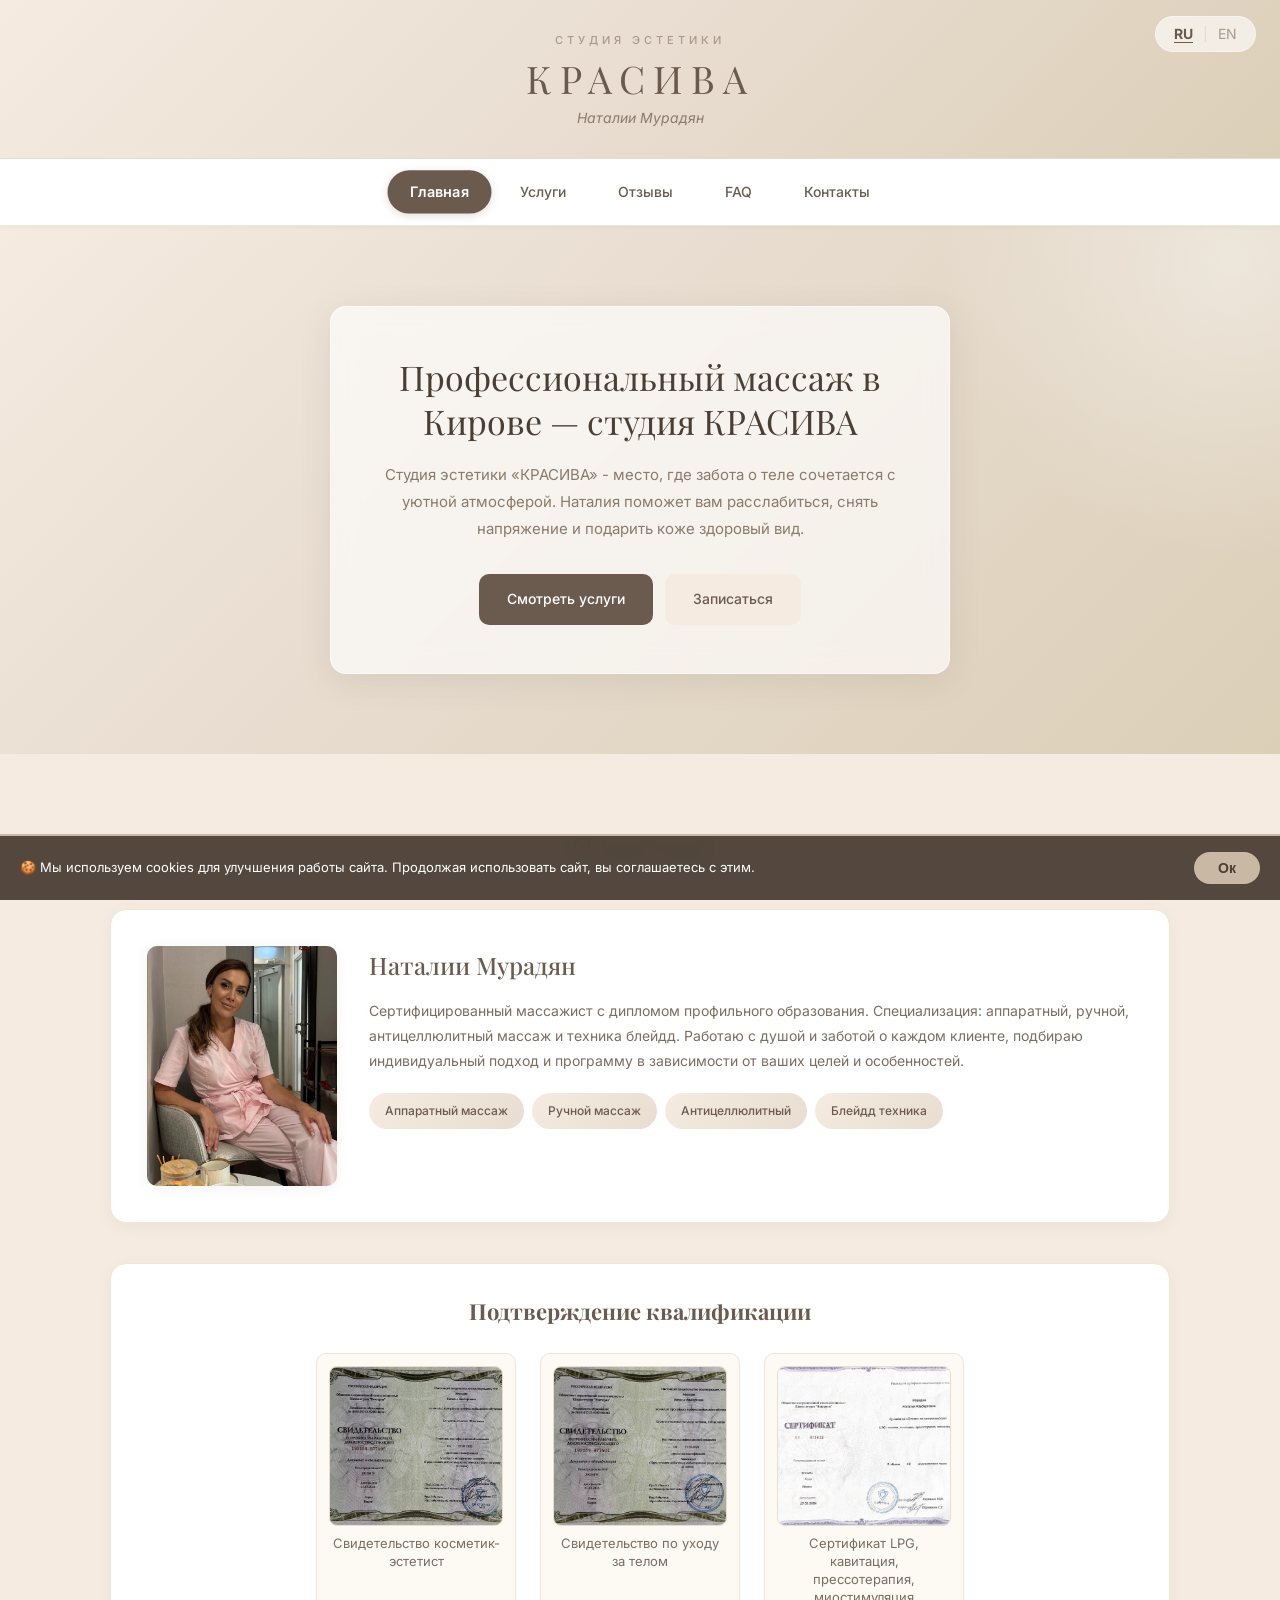
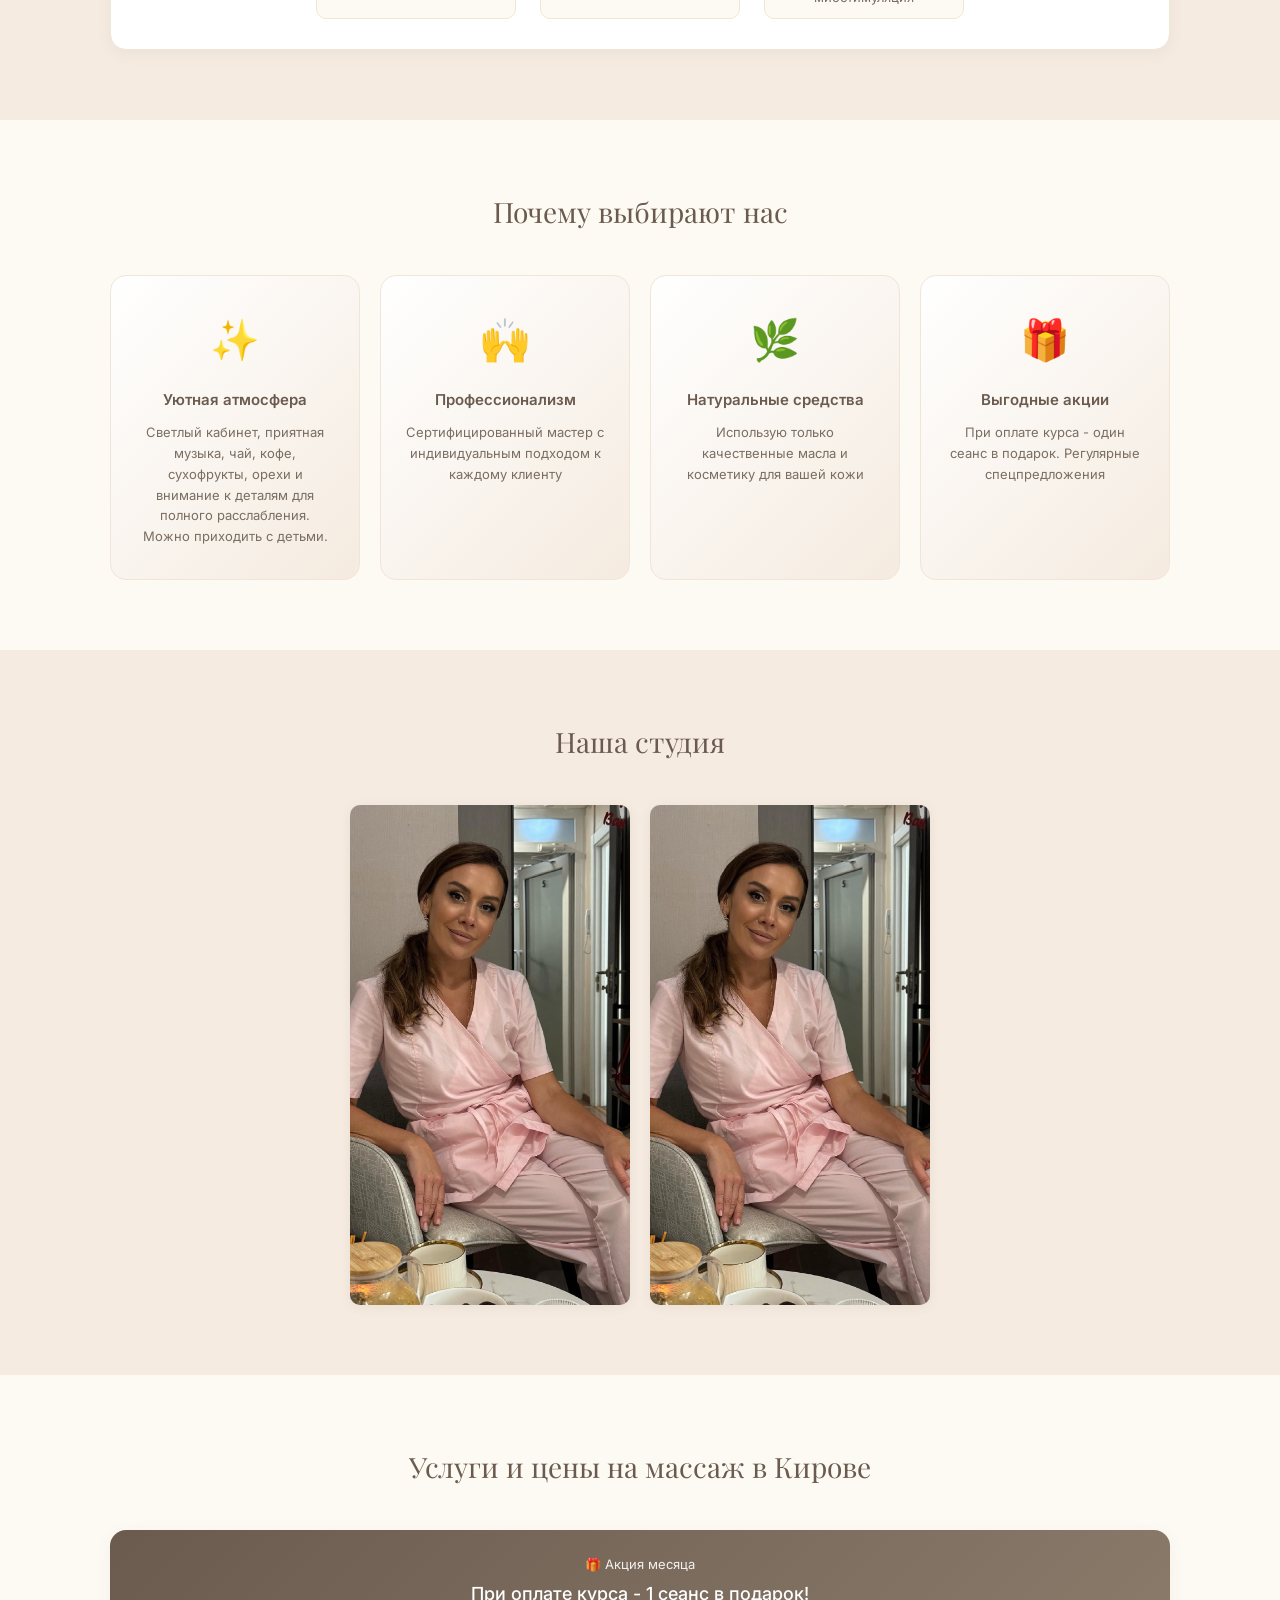
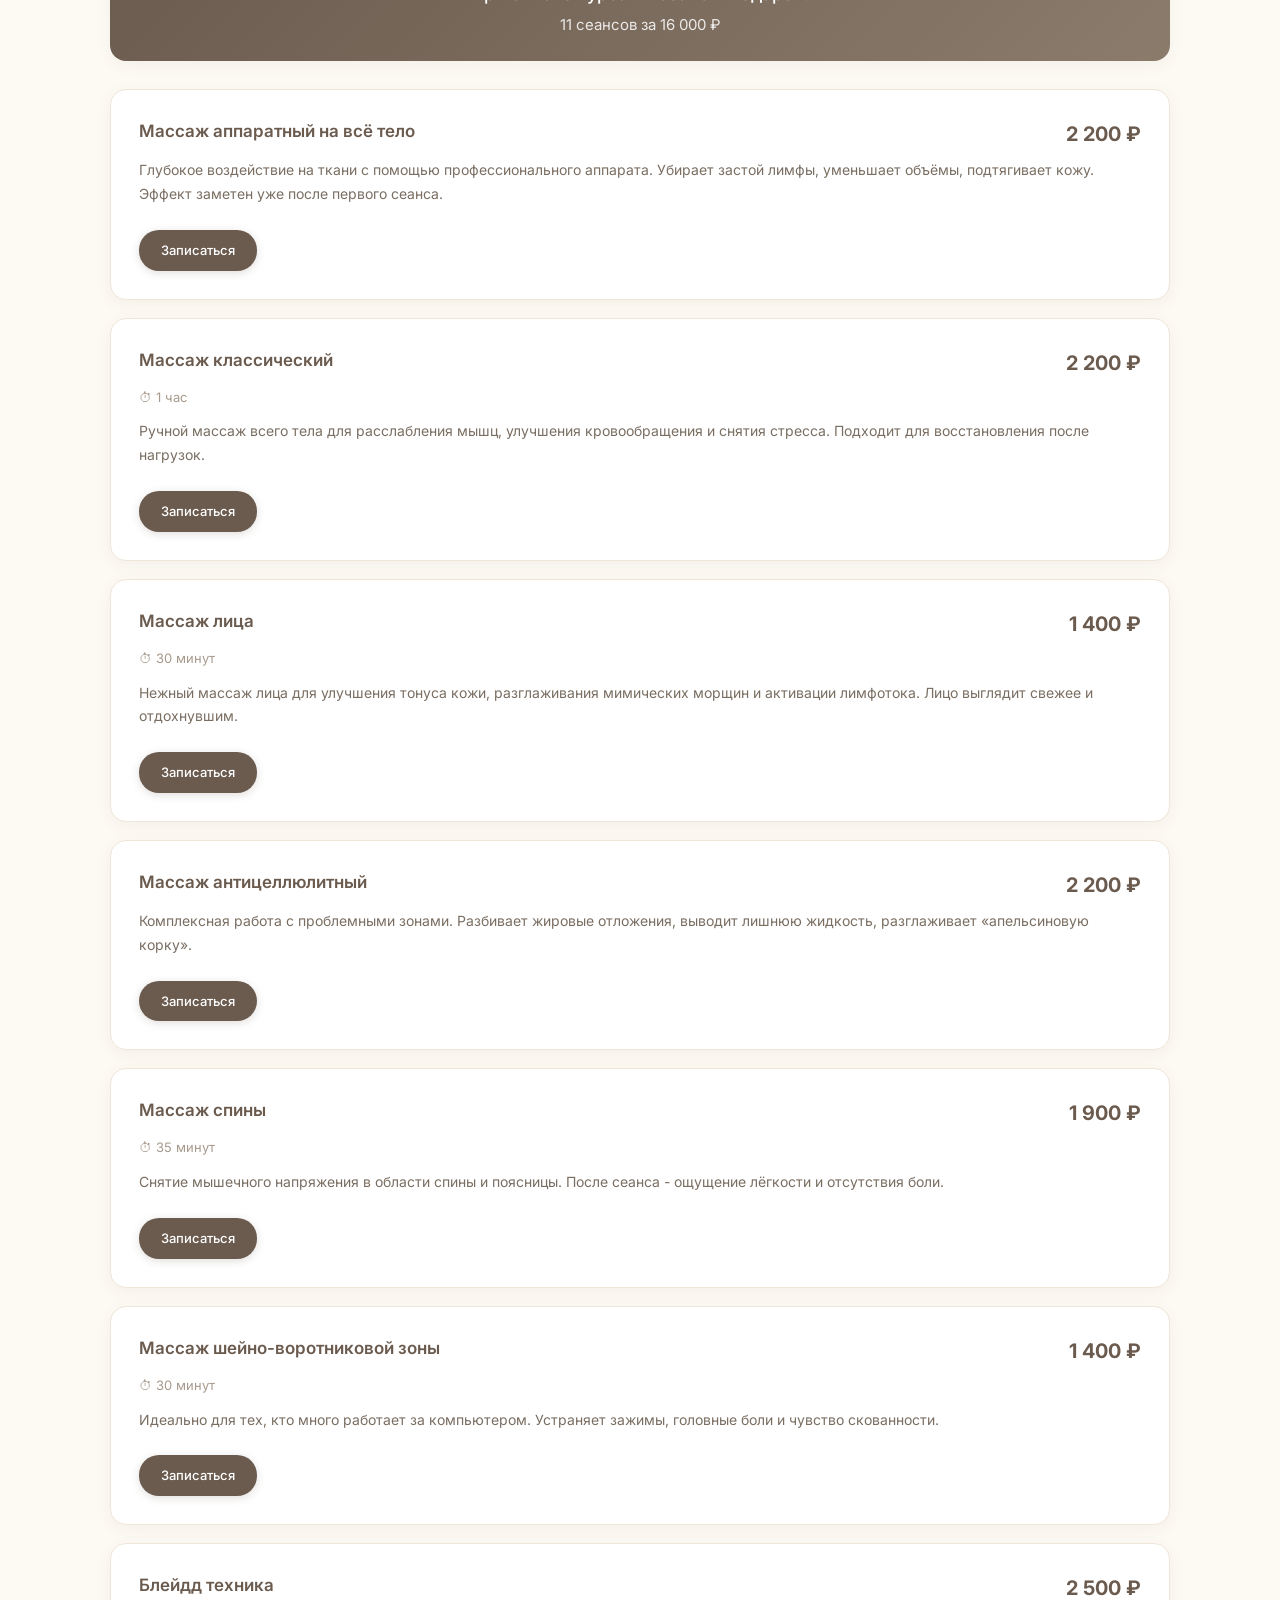
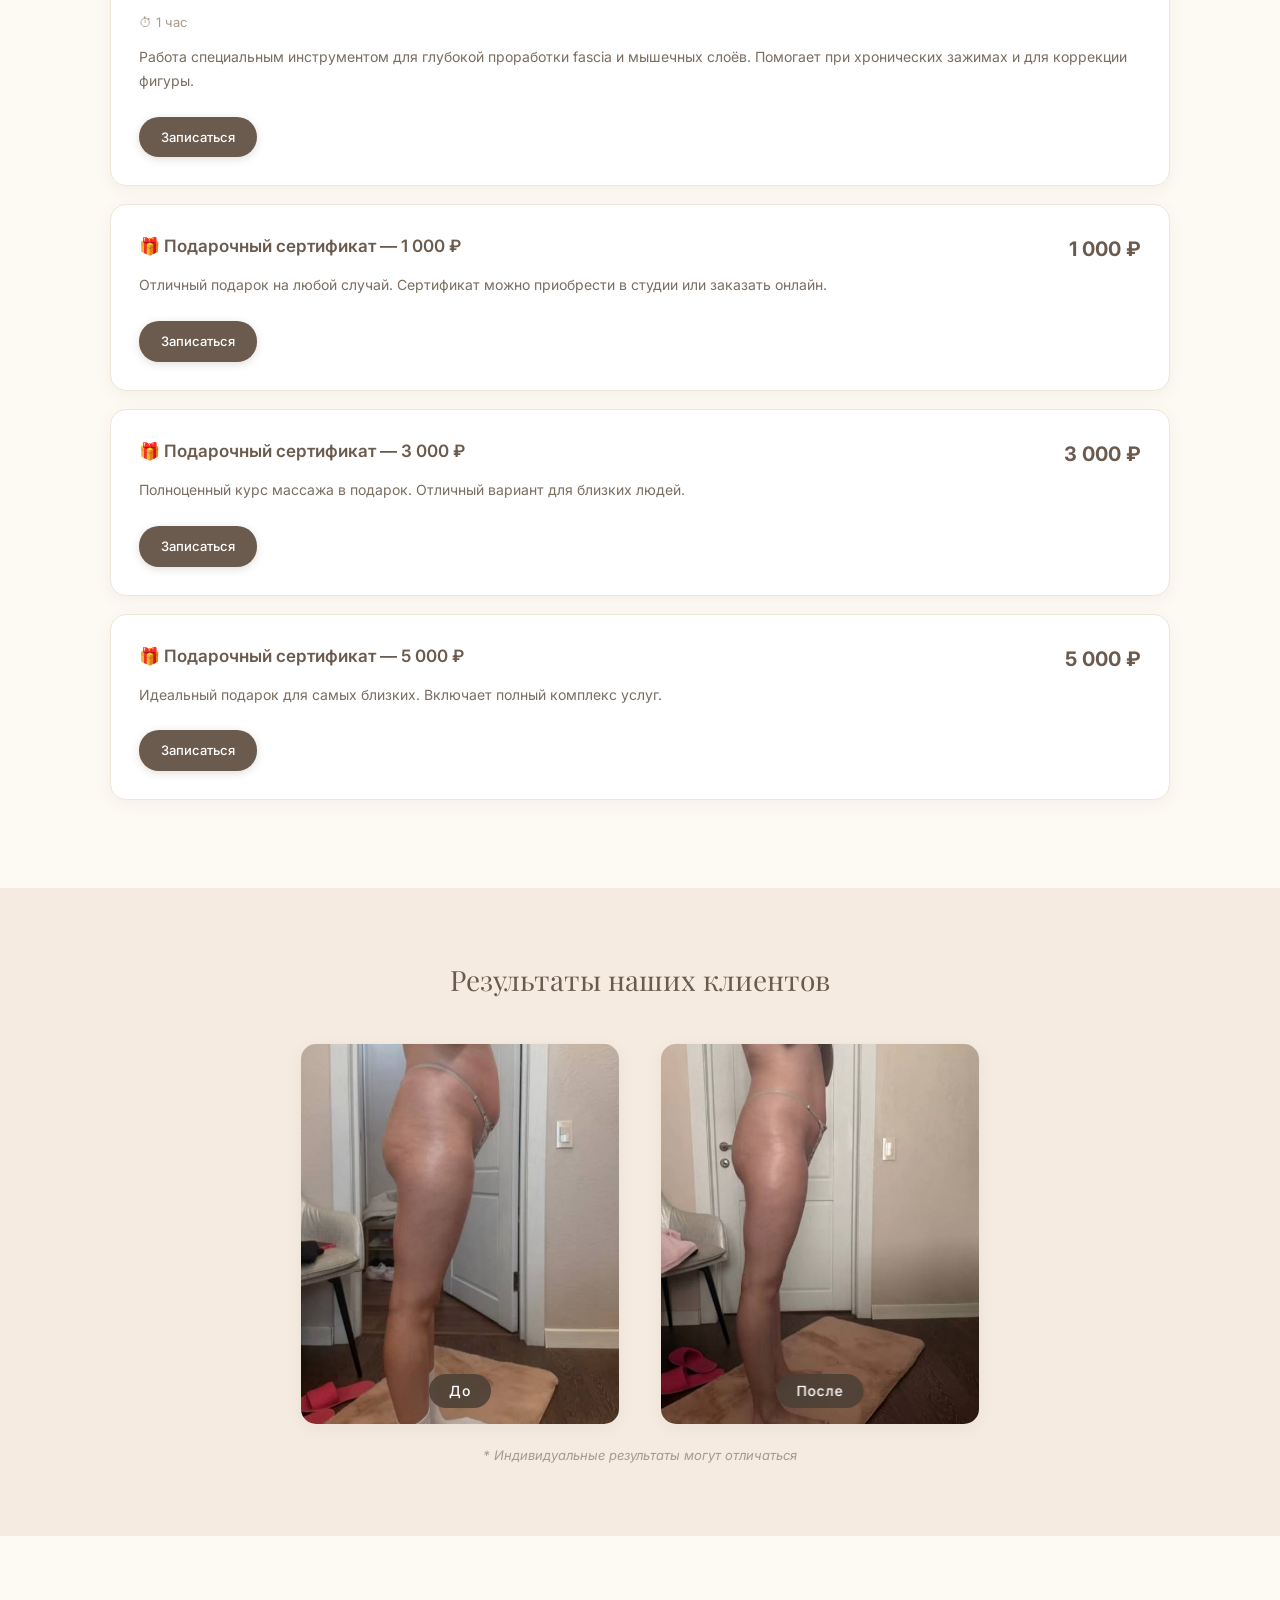
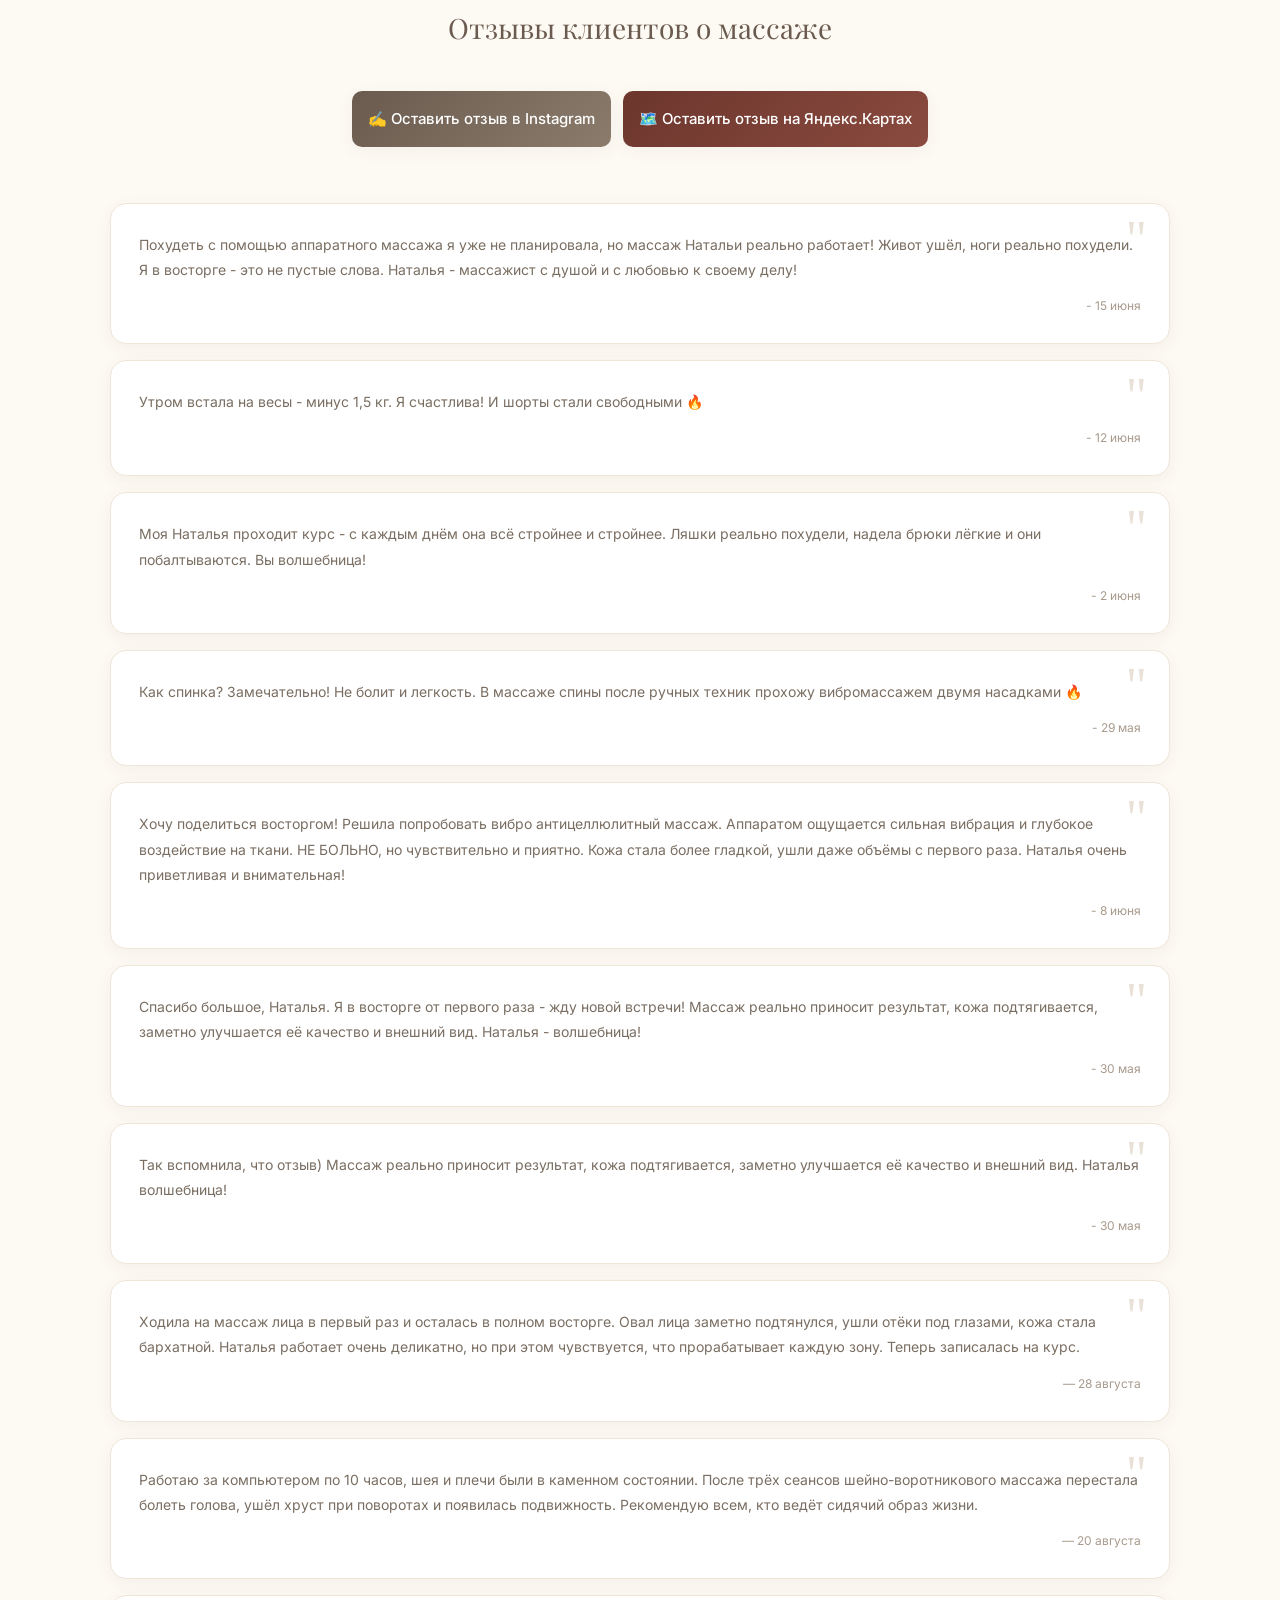
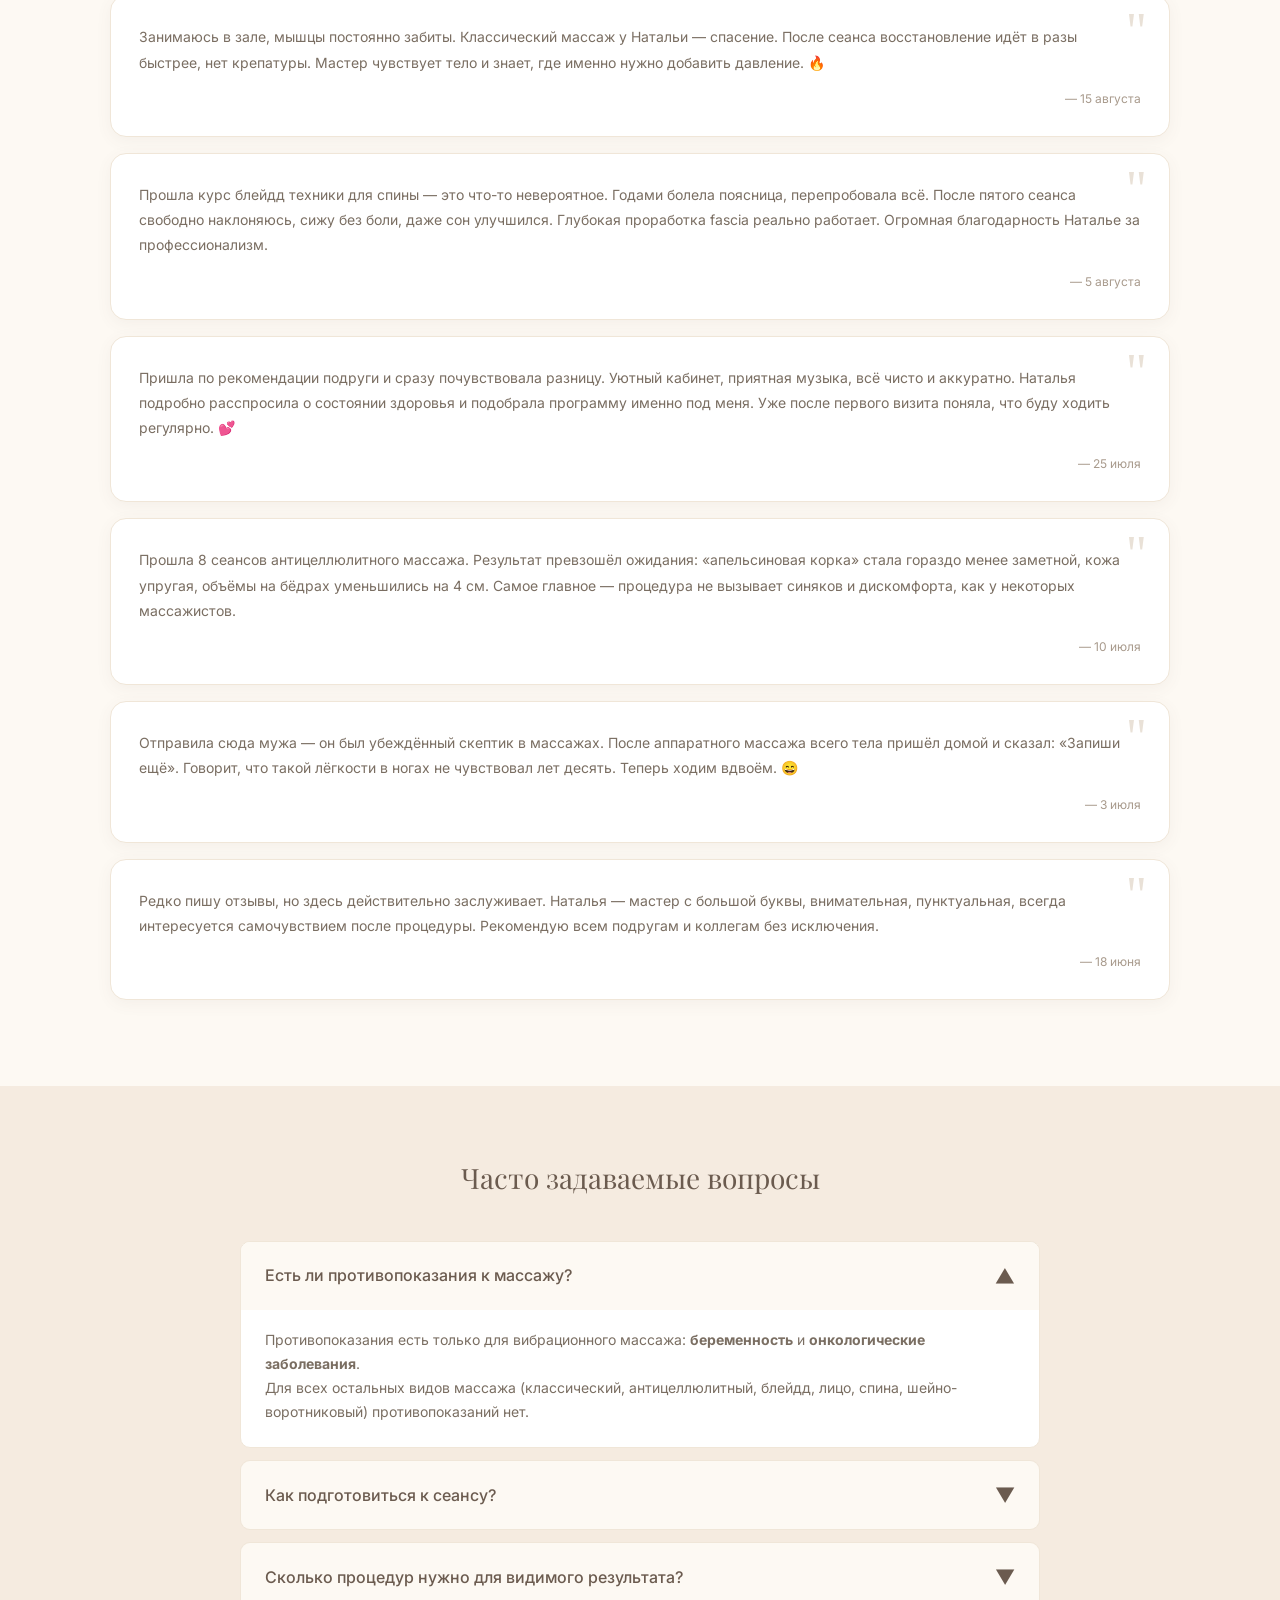
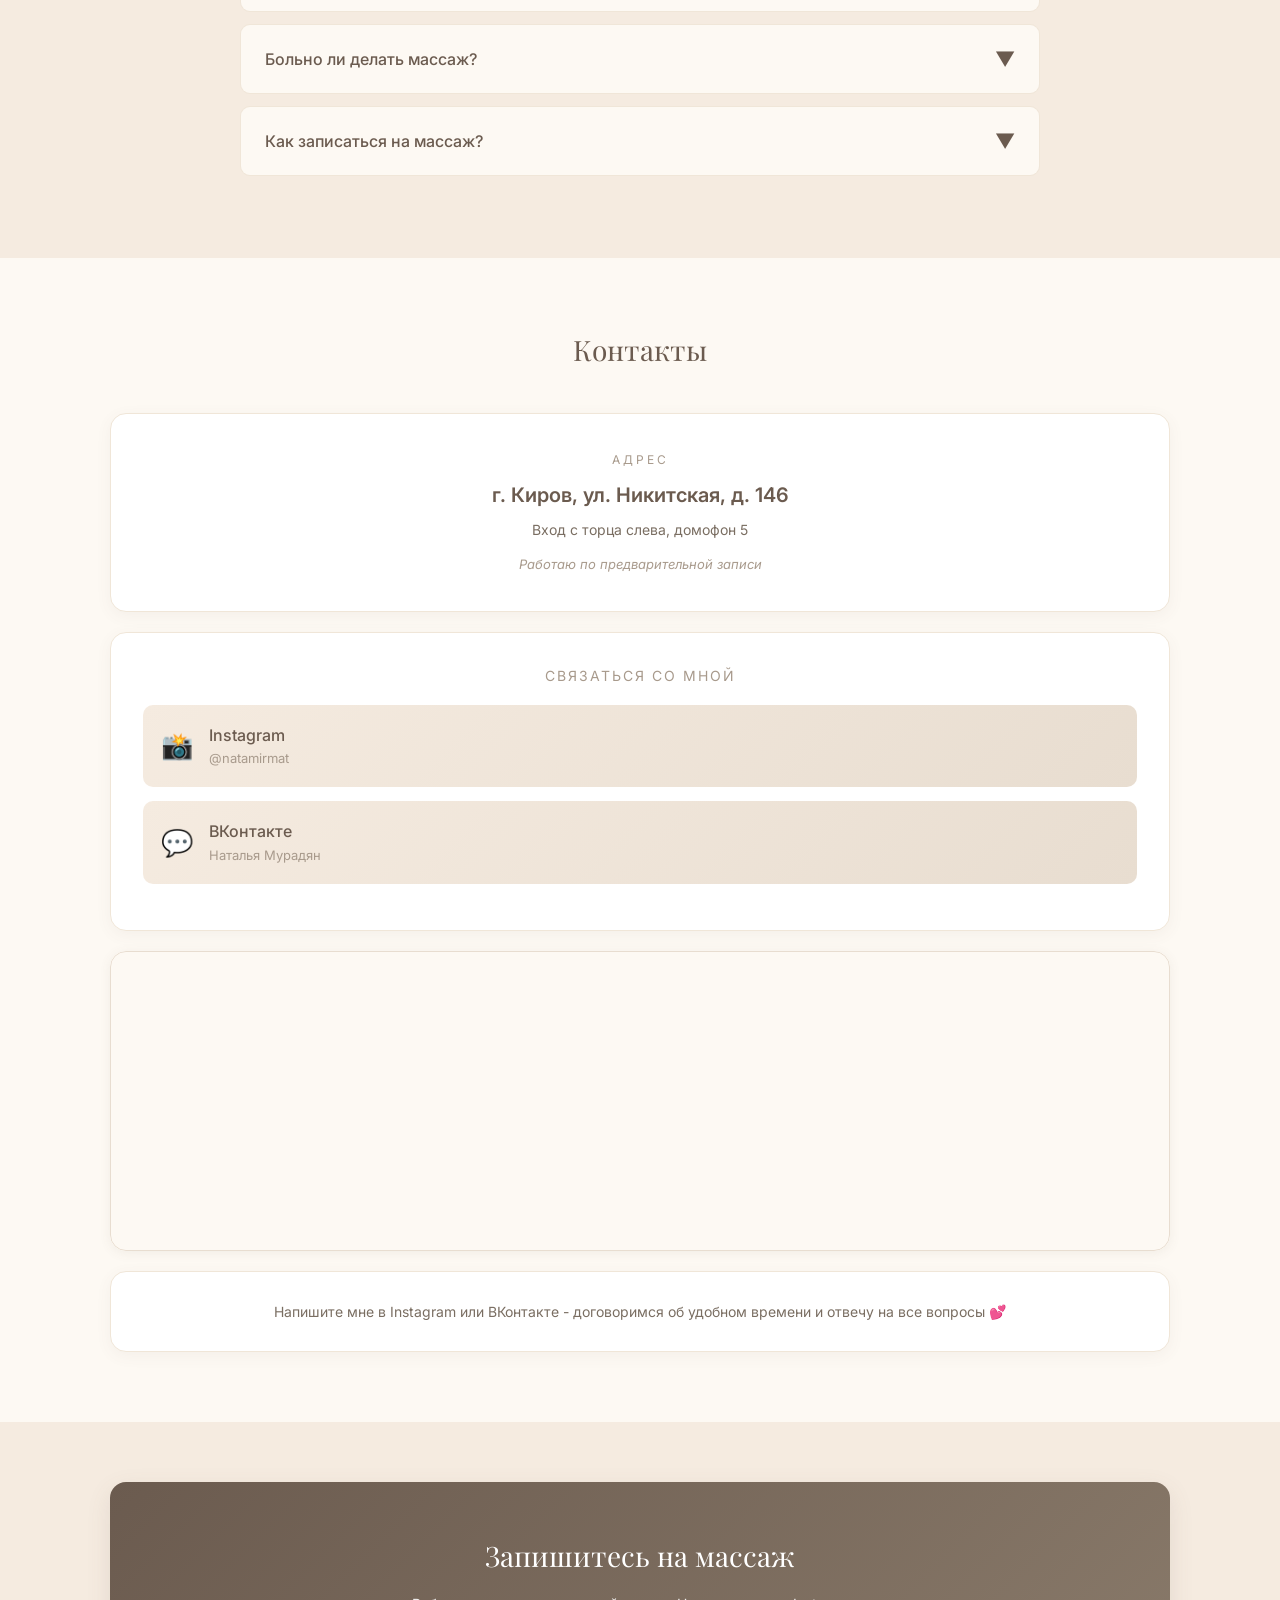
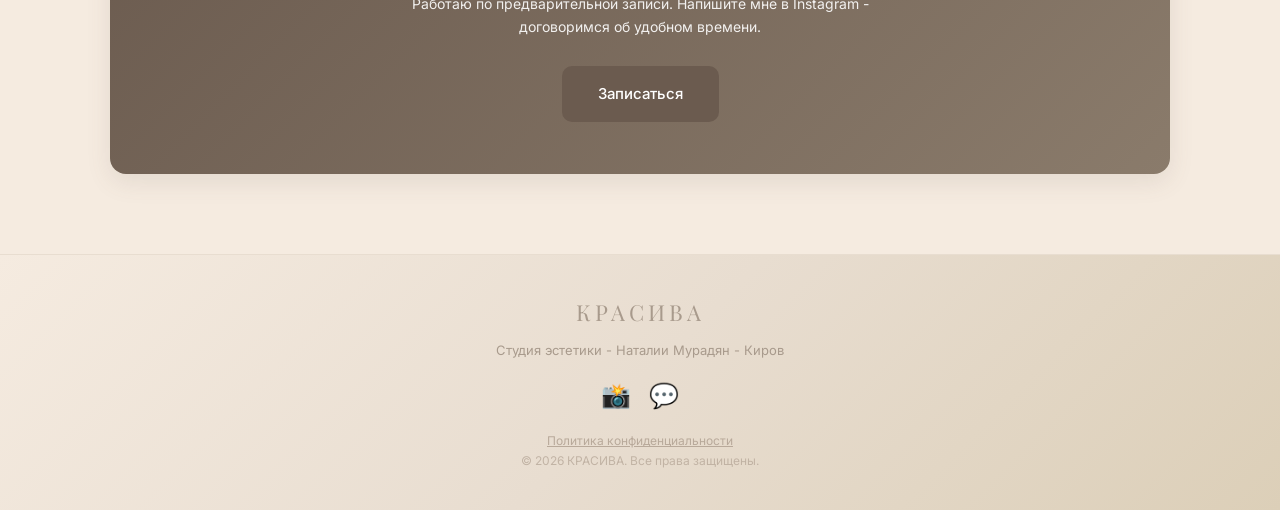
<file: index.html>
<!DOCTYPE html>
<html lang="ru">
<head>
    <meta charset="UTF-8">
    
    <!-- Google Analytics 4 -->
    <script async src="https://www.googletagmanager.com/gtag/js?id=G-JXN6LR2YHV"></script>
    <script>
      window.dataLayer = window.dataLayer || [];
      function gtag(){dataLayer.push(arguments);}
      gtag('js', new Date());
      gtag('config', 'G-JXN6LR2YHV');
    </script>
    
    <meta name="viewport" content="width=device-width, initial-scale=1.0">
    <meta name="google-site-verification" content="gh38SbBCcaE_0oU8Dg4fRVbWcby95Mk8EBPlHCIIh0I" />
    
    <!-- SEO -->
    <meta name="description" content="Студия эстетики КРАСИВА в Кирове. Профессиональный массаж: аппаратный, классический, антицеллюлитный, блейдд техника. Мастер Наталия Мурадян. Запись через Instagram.">
    <meta name="keywords" content="массаж киров, аппаратный массаж киров, антицеллюлитный массаж, массаж спины, массаж лица, студия эстетики киров, блейдд техника, лимфодренаж">
    <meta name="author" content="Наталия Мурадян">
    <meta name="robots" content="index, follow">
    <link rel="canonical" href="https://krasiva-kirov.ru/">
    <link rel="alternate" hreflang="ru" href="https://krasiva-kirov.ru/" />
    <link rel="alternate" hreflang="en" href="https://krasiva-kirov.ru/en.html" />
    
    <!-- Open Graph -->
    <meta property="og:title" content="КРАСИВА - Студия эстетики | Массаж в Кирове">
    <meta property="og:description" content="Профессиональный массаж в Кирове. Аппаратный, классический, антицеллюлитный массаж и техника блейдд. Запись через Instagram.">
    <meta property="og:type" content="website">
    <meta property="og:url" content="https://krasiva-kirov.ru/">
    <meta property="og:image" content="https://krasiva-kirov.ru/natalya-portrait.jpg">
    
    <!-- Twitter Card -->
    <meta name="twitter:card" content="summary_large_image">
    <meta name="twitter:title" content="КРАСИВА - Студия эстетики | Массаж в Кирове">
    <meta name="twitter:description" content="Профессиональный массаж в Кирове. Запись через Instagram.">
    <meta name="twitter:image" content="https://krasiva-kirov.ru/natalya-portrait.jpg">
    
    <title>КРАСИВА - Студия эстетики | Массаж в Кирове</title>

    <link rel="icon" type="image/png" href="logo.PNG">
    
    <link rel="preconnect" href="https://fonts.googleapis.com">
    <link rel="preconnect" href="https://fonts.gstatic.com" crossorigin>
    <link href="https://fonts.googleapis.com/css2?family=Playfair+Display:wght@400;500;600&family=Inter:wght@300;400;500;600&display=swap" rel="stylesheet">
    
    <link rel="stylesheet" href="style.css?v=13">

    <!-- Schema.org (оставляем как есть) -->
    <script type="application/ld+json">
    {
      "@context": "https://schema.org",
      "@type": "WebSite",
      "name": "КРАСИВА - Студия эстетики",
      "url": "https://krasiva-kirov.ru/",
      "potentialAction": {
        "@type": "SearchAction",
        "target": "https://krasiva-kirov.ru/?q={search_term_string}",
        "query-input": "required name=search_term_string"
      }
    }
    </script>

    <script type="application/ld+json">
    {
      "@context": "https://schema.org",
      "@type": "BreadcrumbList",
      "itemListElement": [{
        "@type": "ListItem",
        "position": 1,
        "name": "Главная",
        "item": "https://krasiva-kirov.ru/"
      }]
    }
    </script>

    <script type="application/ld+json">
    {
      "@context": "https://schema.org",
      "@type": "ItemList",
      "itemListElement": [
        {
          "@type": "ListItem",
          "position": 1,
          "item": {
            "@type": "Service",
            "name": "Аппаратный массаж на всё тело",
            "description": "Глубокое воздействие на ткани с помощью профессионального аппарата. Убирает застой лимфы, уменьшает объёмы, подтягивает кожу.",
            "provider": { "@type": "LocalBusiness", "name": "КРАСИВА - Студия эстетики" },
            "areaServed": { "@type": "City", "name": "Киров" },
            "offers": { "@type": "Offer", "price": "2200", "priceCurrency": "RUB" }
          }
        },
        {
          "@type": "ListItem",
          "position": 2,
          "item": {
            "@type": "Service",
            "name": "Классический массаж",
            "description": "Ручной массаж всего тела для расслабления мышц, улучшения кровообращения и снятия стресса.",
            "provider": { "@type": "LocalBusiness", "name": "КРАСИВА - Студия эстетики" },
            "areaServed": { "@type": "City", "name": "Киров" },
            "offers": { "@type": "Offer", "price": "2200", "priceCurrency": "RUB" }
          }
        },
        {
          "@type": "ListItem",
          "position": 3,
          "item": {
            "@type": "Service",
            "name": "Антицеллюлитный массаж",
            "description": "Комплексная работа с проблемными зонами. Разбивает жировые отложения, выводит лишнюю жидкость, разглаживает «апельсиновую корку».",
            "provider": { "@type": "LocalBusiness", "name": "КРАСИВА - Студия эстетики" },
            "areaServed": { "@type": "City", "name": "Киров" },
            "offers": { "@type": "Offer", "price": "2200", "priceCurrency": "RUB" }
          }
        },
        {
          "@type": "ListItem",
          "position": 4,
          "item": {
            "@type": "Service",
            "name": "Блейдд техника",
            "description": "Работа специальным инструментом для глубокой проработки fascia и мышечных слоёв.",
            "provider": { "@type": "LocalBusiness", "name": "КРАСИВА - Студия эстетики" },
            "areaServed": { "@type": "City", "name": "Киров" },
            "offers": { "@type": "Offer", "price": "2500", "priceCurrency": "RUB" }
          }
        }
      ]
    }
    </script>

    <script type="application/ld+json">
    {
      "@context": "https://schema.org",
      "@type": "LocalBusiness",
      "name": "КРАСИВА - Студия эстетики",
      "description": "Профессиональный массаж в Кирове. Аппаратный, классический, антицеллюлитный массаж и техника блейдд.",
      "url": "https://krasiva-kirov.ru/",
      "image": "https://krasiva-kirov.ru/natalya-portrait.jpg",
      "address": {
        "@type": "PostalAddress",
        "streetAddress": "ул. Никитская, д. 146, вход с торца слева, домофон 5",
        "addressLocality": "Киров",
        "addressCountry": "RU"
      },
      "priceRange": "1400-2500 RUB",
      "openingHours": "Mo-Su 09:00-21:00",
      "aggregateRating": {
        "@type": "AggregateRating",
        "ratingValue": "5",
        "reviewCount": "15",
        "bestRating": "5"
      },
      "review": [
        {
          "@type": "Review",
          "author": { "@type": "Person", "name": "Клиент" },
          "reviewBody": "Похудеть с помощью аппаратного массажа я уже не планировала, но массаж Натальи реально работает! Живот ушёл, ноги реально похудели.",
          "reviewRating": { "@type": "Rating", "ratingValue": "5", "bestRating": "5" },
          "datePublished": "2026-06-15"
        },
        {
          "@type": "Review",
          "author": { "@type": "Person", "name": "Клиент" },
          "reviewBody": "Утром встала на весы — минус 1,5 кг. Я счастлива! И шорты стали свободными.",
          "reviewRating": { "@type": "Rating", "ratingValue": "5", "bestRating": "5" },
          "datePublished": "2026-06-12"
        },
        {
          "@type": "Review",
          "author": { "@type": "Person", "name": "Клиент" },
          "reviewBody": "Массаж реально приносит результат, кожа подтягивается, заметно улучшается её качество и внешний вид. Наталья волшебница!",
          "reviewRating": { "@type": "Rating", "ratingValue": "5", "bestRating": "5" },
          "datePublished": "2026-05-30"
        },
        {
          "@type": "Review",
          "author": { "@type": "Person", "name": "Клиент" },
          "reviewBody": "Ходила на массаж лица в первый раз. Овал лица заметно подтянулся, ушли отёки под глазами, кожа стала бархатной. Теперь записалась на курс.",
          "reviewRating": { "@type": "Rating", "ratingValue": "5", "bestRating": "5" },
          "datePublished": "2026-08-28"
        },
        {
          "@type": "Review",
          "author": { "@type": "Person", "name": "Клиент" },
          "reviewBody": "После трёх сеансов шейно-воротникового массажа перестала болеть голова, ушёл хруст при поворотах. Рекомендую всем сидячим работникам.",
          "reviewRating": { "@type": "Rating", "ratingValue": "5", "bestRating": "5" },
          "datePublished": "2026-08-20"
        },
        {
          "@type": "Review",
          "author": { "@type": "Person", "name": "Клиент" },
          "reviewBody": "Занимаюсь в зале, мышцы постоянно забиты. Классический массаж у Натальи — спасение. Восстановление идёт в разы быстрее.",
          "reviewRating": { "@type": "Rating", "ratingValue": "5", "bestRating": "5" },
          "datePublished": "2026-08-15"
        },
        {
          "@type": "Review",
          "author": { "@type": "Person", "name": "Клиент" },
          "reviewBody": "Прошла курс блейдд техники для спины. Годами болела поясница, после пятого сеанса свободно наклоняюсь. Глубокая проработка fascia реально работает.",
          "reviewRating": { "@type": "Rating", "ratingValue": "5", "bestRating": "5" },
          "datePublished": "2026-08-05"
        },
        {
          "@type": "Review",
          "author": { "@type": "Person", "name": "Клиент" },
          "reviewBody": "Пришла по рекомендации подруги. Уютный кабинет, всё чисто. Наталья подробно расспросила о здоровье и подобрала программу под меня.",
          "reviewRating": { "@type": "Rating", "ratingValue": "5", "bestRating": "5" },
          "datePublished": "2026-07-25"
        },
        {
          "@type": "Review",
          "author": { "@type": "Person", "name": "Клиент" },
          "reviewBody": "Прошла 8 сеансов антицеллюлитного массажа. Апельсиновая корка стала гораздо менее заметной, объёмы на бёдрах уменьшились на 4 см.",
          "reviewRating": { "@type": "Rating", "ratingValue": "5", "bestRating": "5" },
          "datePublished": "2026-07-10"
        },
        {
          "@type": "Review",
          "author": { "@type": "Person", "name": "Клиент" },
          "reviewBody": "Отправила сюда мужа — скептик. После аппаратного массажа сказал: Запиши ещё. Говорит, такой лёгкости в ногах не чувствовал лет десять.",
          "reviewRating": { "@type": "Rating", "ratingValue": "5", "bestRating": "5" },
          "datePublished": "2026-07-03"
        },
        {
          "@type": "Review",
          "author": { "@type": "Person", "name": "Клиент" },
          "reviewBody": "Редко пишу отзывы, но здесь заслуживает. Наталья — мастер с большой буквы, внимательная, пунктуальная. Рекомендую всем подругам.",
          "reviewRating": { "@type": "Rating", "ratingValue": "5", "bestRating": "5" },
          "datePublished": "2026-06-18"
        }
      ],
      "sameAs": [
        "https://www.instagram.com/natamirmat",
        "https://vk.ru/id578712934"
      ]
    }
    </script>
    
    <!-- Yandex.Metrika counter -->
    <script type="text/javascript">
        (function(m,e,t,r,i,k,a){
            m[i]=m[i]||function(){(m[i].a=m[i].a||[]).push(arguments)};
            m[i].l=1*new Date();
            for (var j = 0; j < document.scripts.length; j++) {if (document.scripts[j].src === r) { return; }}
            k=e.createElement(t),a=e.getElementsByTagName(t)[0],k.async=1,k.src=r,a.parentNode.insertBefore(k,a)
        })(window, document,'script','https://mc.yandex.ru/metrika/tag.js?id=111903801', 'ym');
        ym(111903801, 'init', {ssr:true, webvisor:true, clickmap:true, ecommerce:"dataLayer", referrer: document.referrer, url: location.href, accurateTrackBounce:true, trackLinks:true});
    </script>
    <noscript><div><img src="https://mc.yandex.ru/watch/111903801" style="position:absolute; left:-9999px;" alt="" /></div></noscript>
    <!-- /Yandex.Metrika counter -->
<base target="_blank">
</head>
<body>

    <!-- ШАПКА -->
    <header class="header" id="home">
        <div class="header-top">
            <!-- ====== ПЕРЕКЛЮЧАТЕЛЬ ====== -->
            <div class="language-switcher">
                <a href="/" class="lang-link active">RU</a>
                <span class="lang-divider">|</span>
                <a href="en.html" class="lang-link">EN</a>
            </div>
            <!-- ============================ -->
            <div class="logo-subtitle">студия эстетики</div>
            <h1 class="logo-title">КРАСИВА</h1>
            <div class="logo-master">Наталии Мурадян</div>
        </div>
    </header>

    <!-- НАВИГАЦИЯ -->
    <nav class="navbar">
        <div class="nav-container">
            <a href="#home" class="nav-link active">Главная</a>
            <a href="#services" class="nav-link">Услуги</a>
            <a href="#reviews" class="nav-link">Отзывы</a>
            <a href="#faq" class="nav-link">FAQ</a>
            <a href="#contacts" class="nav-link">Контакты</a>
        </div>
    </nav>

    <main>
        <!-- ГЕРОЙ-БЛОК -->
        <section class="hero">
            <div class="hero-content">
                <h2 class="hero-title">Профессиональный массаж в Кирове — студия КРАСИВА</h2>
                <p class="hero-text">
                    Студия эстетики «КРАСИВА» - место, где забота о теле сочетается с уютной атмосферой. 
                    Наталия поможет вам расслабиться, снять напряжение и подарить коже здоровый вид.
                </p>
                <div class="hero-buttons">
                    <a href="#services" class="btn btn-primary">Смотреть услуги</a>
                    <a href="#" class="btn btn-secondary js-open-modal">Записаться</a>
                </div>
            </div>
        </section>

        <!-- О МАСТЕРЕ -->
        <section class="section about-section" id="about">
            <div class="container">
                <h2 class="section-title">О мастере</h2>
                <div class="about-card">
                    <div class="about-photo">
                        <img src="natalya-portrait.jpg" alt="Наталия Мурадян - сертифицированный массажист" loading="lazy">
                    </div>
                    <div class="about-info">
                        <h3 class="about-name">Наталии Мурадян</h3>
                        <p class="about-text">
                            Сертифицированный массажист с дипломом профильного образования. 
                            Специализация: аппаратный, ручной, антицеллюлитный массаж и техника блейдд. 
                            Работаю с душой и заботой о каждом клиенте, подбираю индивидуальный подход 
                            и программу в зависимости от ваших целей и особенностей.
                        </p>
                        <div class="about-tags">
                            <span class="tag">Аппаратный массаж</span>
                            <span class="tag">Ручной массаж</span>
                            <span class="tag">Антицеллюлитный</span>
                            <span class="tag">Блейдд техника</span>
                        </div>
                    </div>
                </div>

                <!-- ДОКУМЕНТЫ МАСТЕРА -->
                <div class="about-docs">
                    <h3 class="docs-title">Подтверждение квалификации</h3>
                    <div class="docs-grid">
                        <figure class="doc-item">
                            <img src="kosmetik1.jpg" alt="Свидетельство косметик-эстетист" loading="lazy" class="lightbox-img">
                            <figcaption>Свидетельство косметик-эстетист</figcaption>
                        </figure>
                        <figure class="doc-item">
                            <img src="kosmetik2.jpg" alt="Свидетельство по уходу за телом" loading="lazy" class="lightbox-img">
                            <figcaption>Свидетельство по уходу за телом</figcaption>
                        </figure>
                        <figure class="doc-item">
                            <img src="sertOB.jpg" alt="Сертификат LPG, кавитация, прессотерапия" loading="lazy" class="lightbox-img">
                            <figcaption>Сертификат LPG, кавитация, прессотерапия, миостимуляция</figcaption>
                        </figure>
                    </div>
                </div>
            </div>
        </section>

        <!-- ПОЧЕМУ МЫ -->
        <section class="section features-section" id="features">
            <div class="container">
                <h2 class="section-title">Почему выбирают нас</h2>
                <div class="features-grid">
                    <div class="feature-card">
                        <div class="feature-icon">✨</div>
                        <h3 class="feature-title">Уютная атмосфера</h3>
                        <p class="feature-text">Светлый кабинет, приятная музыка, чай, кофе, сухофрукты, орехи и внимание к деталям для полного расслабления. Можно приходить с детьми.</p>
                    </div>
                    <div class="feature-card">
                        <div class="feature-icon">🙌</div>
                        <h3 class="feature-title">Профессионализм</h3>
                        <p class="feature-text">Сертифицированный мастер с индивидуальным подходом к каждому клиенту</p>
                    </div>
                    <div class="feature-card">
                        <div class="feature-icon">🌿</div>
                        <h3 class="feature-title">Натуральные средства</h3>
                        <p class="feature-text">Использую только качественные масла и косметику для вашей кожи</p>
                    </div>
                    <div class="feature-card">
                        <div class="feature-icon">🎁</div>
                        <h3 class="feature-title">Выгодные акции</h3>
                        <p class="feature-text">При оплате курса - один сеанс в подарок. Регулярные спецпредложения</p>
                    </div>
                </div>
            </div>
        </section>

        <!-- ВИДЕО СТУДИИ -->
        <section class="section gallery-section" id="gallery">
            <div class="container">
                <h2 class="section-title">Наша студия</h2>
                <div class="gallery-grid video-grid">
                    <div class="gallery-item">
                        <video autoplay muted loop playsinline preload="metadata" poster="natalya-portrait.jpg" aria-label="Видео процесса массажа в студии КРАСИВА">
                            <source src="massage-demo.mp4" type="video/mp4">
                        </video>
                    </div>
                    <div class="gallery-item">
                        <video autoplay muted loop playsinline preload="metadata" poster="natalya-portrait.jpg" aria-label="Видео студии эстетики КРАСИВА в Кирове">
                            <source src="studio-process.mp4" type="video/mp4">
                        </video>
                    </div>
                </div>
            </div>
        </section>

        <!-- УСЛУГИ -->
        <section class="section services-section" id="services">
            <div class="container">
                <h2 class="section-title">Услуги и цены на массаж в Кирове</h2>
                
                <!-- Акция -->
                <div class="promo-banner">
                    <div class="promo-banner-sub">🎁 Акция месяца</div>
                    <div class="promo-banner-title">При оплате курса - 1 сеанс в подарок!</div>
                    <div class="promo-banner-price">11 сеансов за 16 000 ₽</div>
                </div>

                <!-- Список услуг (такой же, как у вас, не меняем) -->
                <div class="service-card">
                    <div class="service-header">
                        <div class="service-name">Массаж аппаратный на всё тело</div>
                        <div class="service-price">2 200 ₽</div>
                    </div>
                    <div class="service-desc">
                        Глубокое воздействие на ткани с помощью профессионального аппарата. Убирает застой лимфы, уменьшает объёмы, подтягивает кожу. Эффект заметен уже после первого сеанса.
                    </div>
                    <a href="#" class="btn btn-small js-open-modal" data-service="Аппаратный массаж">Записаться</a>
                </div>

                <div class="service-card">
                    <div class="service-header">
                        <div class="service-name">Массаж классический</div>
                        <div class="service-price">2 200 ₽</div>
                    </div>
                    <div class="service-time">⏱ 1 час</div>
                    <div class="service-desc">
                        Ручной массаж всего тела для расслабления мышц, улучшения кровообращения и снятия стресса. Подходит для восстановления после нагрузок.
                    </div>
                    <a href="#" class="btn btn-small js-open-modal" data-service="Классический массаж">Записаться</a>
                </div>

                <div class="service-card">
                    <div class="service-header">
                        <div class="service-name">Массаж лица</div>
                        <div class="service-price">1 400 ₽</div>
                    </div>
                    <div class="service-time">⏱ 30 минут</div>
                    <div class="service-desc">
                        Нежный массаж лица для улучшения тонуса кожи, разглаживания мимических морщин и активации лимфотока. Лицо выглядит свежее и отдохнувшим.
                    </div>
                    <a href="#" class="btn btn-small js-open-modal" data-service="Массаж лица">Записаться</a>
                </div>

                <div class="service-card">
                    <div class="service-header">
                        <div class="service-name">Массаж антицеллюлитный</div>
                        <div class="service-price">2 200 ₽</div>
                    </div>
                    <div class="service-desc">
                        Комплексная работа с проблемными зонами. Разбивает жировые отложения, выводит лишнюю жидкость, разглаживает «апельсиновую корку».
                    </div>
                    <a href="#" class="btn btn-small js-open-modal" data-service="Антицеллюлитный массаж">Записаться</a>
                </div>

                <div class="service-card">
                    <div class="service-header">
                        <div class="service-name">Массаж спины</div>
                        <div class="service-price">1 900 ₽</div>
                    </div>
                    <div class="service-time">⏱ 35 минут</div>
                    <div class="service-desc">
                        Снятие мышечного напряжения в области спины и поясницы. После сеанса - ощущение лёгкости и отсутствия боли.
                    </div>
                    <a href="#" class="btn btn-small js-open-modal" data-service="Массаж спины">Записаться</a>
                </div>

                <div class="service-card">
                    <div class="service-header">
                        <div class="service-name">Массаж шейно-воротниковой зоны</div>
                        <div class="service-price">1 400 ₽</div>
                    </div>
                    <div class="service-time">⏱ 30 минут</div>
                    <div class="service-desc">
                        Идеально для тех, кто много работает за компьютером. Устраняет зажимы, головные боли и чувство скованности.
                    </div>
                    <a href="#" class="btn btn-small js-open-modal" data-service="Шейно-воротниковый">Записаться</a>
                </div>

                <div class="service-card">
                    <div class="service-header">
                        <div class="service-name">Блейдд техника</div>
                        <div class="service-price">2 500 ₽</div>
                    </div>
                    <div class="service-time">⏱ 1 час</div>
                    <div class="service-desc">
                        Работа специальным инструментом для глубокой проработки fascia и мышечных слоёв. Помогает при хронических зажимах и для коррекции фигуры.
                    </div>
                    <a href="#" class="btn btn-small js-open-modal" data-service="Блейдд техника">Записаться</a>
                </div>

                <!-- Подарочные сертификаты -->
                <div class="service-card">
                    <div class="service-header">
                        <div class="service-name">🎁 Подарочный сертификат — 1 000 ₽</div>
                        <div class="service-price">1 000 ₽</div>
                    </div>
                    <div class="service-desc">
                        Отличный подарок на любой случай. Сертификат можно приобрести в студии или заказать онлайн.
                    </div>
                    <a href="#" class="btn btn-small js-open-modal" data-service="Подарочный сертификат 1000 ₽">Записаться</a>
                </div>

                <div class="service-card">
                    <div class="service-header">
                        <div class="service-name">🎁 Подарочный сертификат — 3 000 ₽</div>
                        <div class="service-price">3 000 ₽</div>
                    </div>
                    <div class="service-desc">
                        Полноценный курс массажа в подарок. Отличный вариант для близких людей.
                    </div>
                    <a href="#" class="btn btn-small js-open-modal" data-service="Подарочный сертификат 3000 ₽">Записаться</a>
                </div>

                <div class="service-card">
                    <div class="service-header">
                        <div class="service-name">🎁 Подарочный сертификат — 5 000 ₽</div>
                        <div class="service-price">5 000 ₽</div>
                    </div>
                    <div class="service-desc">
                        Идеальный подарок для самых близких. Включает полный комплекс услуг.
                    </div>
                    <a href="#" class="btn btn-small js-open-modal" data-service="Подарочный сертификат 5000 ₽">Записаться</a>
                </div>

            </div>
        </section>

        <!-- РЕЗУЛЬТАТЫ ДО/ПОСЛЕ -->
        <section class="section results-section" id="results">
            <div class="container">
                <h2 class="section-title">Результаты наших клиентов</h2>
                <div class="results-grid">
                    <div class="result-item">
                        <img src="do.jpg" alt="Фото до массажа" loading="lazy" class="result-img">
                        <span class="result-label">До</span>
                    </div>
                    <div class="result-item">
                        <img src="posle.jpg" alt="Фото после массажа" loading="lazy" class="result-img">
                        <span class="result-label">После</span>
                    </div>
                </div>
                <p class="result-note">* Индивидуальные результаты могут отличаться</p>
            </div>
        </section>

        <!-- ОТЗЫВЫ -->
        <section class="section reviews-section" id="reviews">
            <div class="container">
                <h2 class="section-title">Отзывы клиентов о массаже</h2>
                
                <div class="review-buttons">
                    <a href="https://www.instagram.com/natamirmat" target="_blank" rel="noopener noreferrer" class="review-btn">
                        ✍️ Оставить отзыв в Instagram
                    </a>
                    <a href="https://yandex.ru/maps/org/krasiva/133185545034?si=py49vbf8kgh35bvyn9uby3wkgm" target="_blank" rel="noopener noreferrer" class="review-btn review-btn-yandex">
                        🗺️ Оставить отзыв на Яндекс.Картах
                    </a>
                </div>

                <!-- Все ваши отзывы (оставляем как есть) -->
                <div class="review-card">
                    <div class="review-quote">"</div>
                    <p class="review-text">
                        Похудеть с помощью аппаратного массажа я уже не планировала, но массаж Натальи реально работает! 
                        Живот ушёл, ноги реально похудели. Я в восторге - это не пустые слова. 
                        Наталья - массажист с душой и с любовью к своему делу!
                    </p>
                    <div class="review-date">- 15 июня</div>
                </div>

                <div class="review-card">
                    <div class="review-quote">"</div>
                    <p class="review-text">
                        Утром встала на весы - минус 1,5 кг. Я счастлива! И шорты стали свободными 🔥
                    </p>
                    <div class="review-date">- 12 июня</div>
                </div>

                <div class="review-card">
                    <div class="review-quote">"</div>
                    <p class="review-text">
                        Моя Наталья проходит курс - с каждым днём она всё стройнее и стройнее. 
                        Ляшки реально похудели, надела брюки лёгкие и они побалтываются. Вы волшебница!
                    </p>
                    <div class="review-date">- 2 июня</div>
                </div>

                <div class="review-card">
                    <div class="review-quote">"</div>
                    <p class="review-text">
                        Как спинка? Замечательно! Не болит и легкость. 
                        В массаже спины после ручных техник прохожу вибромассажем двумя насадками 🔥
                    </p>
                    <div class="review-date">- 29 мая</div>
                </div>

                <div class="review-card">
                    <div class="review-quote">"</div>
                    <p class="review-text">
                        Хочу поделиться восторгом! Решила попробовать вибро антицеллюлитный массаж. 
                        Аппаратом ощущается сильная вибрация и глубокое воздействие на ткани. НЕ БОЛЬНО, 
                        но чувствительно и приятно. Кожа стала более гладкой, ушли даже объёмы с первого раза. 
                        Наталья очень приветливая и внимательная!
                    </p>
                    <div class="review-date">- 8 июня</div>
                </div>

                <div class="review-card">
                    <div class="review-quote">"</div>
                    <p class="review-text">
                        Спасибо большое, Наталья. Я в восторге от первого раза - жду новой встречи! 
                        Массаж реально приносит результат, кожа подтягивается, заметно улучшается её качество и внешний вид. 
                        Наталья - волшебница!
                    </p>
                    <div class="review-date">- 30 мая</div>
                </div>

                <div class="review-card">
                    <div class="review-quote">"</div>
                    <p class="review-text">
                        Так вспомнила, что отзыв) Массаж реально приносит результат, кожа подтягивается, 
                        заметно улучшается её качество и внешний вид. Наталья волшебница!
                    </p>
                    <div class="review-date">- 30 мая</div>
                </div>
                <div class="review-card">
                    <div class="review-quote">"</div>
                    <p class="review-text">
                        Ходила на массаж лица в первый раз и осталась в полном восторге. 
                        Овал лица заметно подтянулся, ушли отёки под глазами, кожа стала бархатной. 
                        Наталья работает очень деликатно, но при этом чувствуется, что прорабатывает каждую зону. 
                        Теперь записалась на курс.
                    </p>
                    <div class="review-date">— 28 августа</div>
                </div>

                <div class="review-card">
                    <div class="review-quote">"</div>
                    <p class="review-text">
                        Работаю за компьютером по 10 часов, шея и плечи были в каменном состоянии. 
                        После трёх сеансов шейно-воротникового массажа перестала болеть голова, 
                        ушёл хруст при поворотах и появилась подвижность. Рекомендую всем, кто ведёт сидячий образ жизни.
                    </p>
                    <div class="review-date">— 20 августа</div>
                </div>

                <div class="review-card">
                    <div class="review-quote">"</div>
                    <p class="review-text">
                        Занимаюсь в зале, мышцы постоянно забиты. Классический массаж у Натальи — спасение. 
                        После сеанса восстановление идёт в разы быстрее, нет крепатуры. 
                        Мастер чувствует тело и знает, где именно нужно добавить давление. 🔥
                    </p>
                    <div class="review-date">— 15 августа</div>
                </div>

                <div class="review-card">
                    <div class="review-quote">"</div>
                    <p class="review-text">
                        Прошла курс блейдд техники для спины — это что-то невероятное. 
                        Годами болела поясница, перепробовала всё. После пятого сеанса свободно наклоняюсь, 
                        сижу без боли, даже сон улучшился. Глубокая проработка fascia реально работает. 
                        Огромная благодарность Наталье за профессионализм.
                    </p>
                    <div class="review-date">— 5 августа</div>
                </div>

                <div class="review-card">
                    <div class="review-quote">"</div>
                    <p class="review-text">
                        Пришла по рекомендации подруги и сразу почувствовала разницу. 
                        Уютный кабинет, приятная музыка, всё чисто и аккуратно. 
                        Наталья подробно расспросила о состоянии здоровья и подобрала программу именно под меня. 
                        Уже после первого визита поняла, что буду ходить регулярно. 💕
                    </p>
                    <div class="review-date">— 25 июля</div>
                </div>

                <div class="review-card">
                    <div class="review-quote">"</div>
                    <p class="review-text">
                        Прошла 8 сеансов антицеллюлитного массажа. Результат превзошёл ожидания: 
                        «апельсиновая корка» стала гораздо менее заметной, кожа упругая, 
                        объёмы на бёдрах уменьшились на 4 см. Самое главное — процедура не вызывает синяков 
                        и дискомфорта, как у некоторых массажистов.
                    </p>
                    <div class="review-date">— 10 июля</div>
                </div>

                <div class="review-card">
                    <div class="review-quote">"</div>
                    <p class="review-text">
                        Отправила сюда мужа — он был убеждённый скептик в массажах. 
                        После аппаратного массажа всего тела пришёл домой и сказал: «Запиши ещё». 
                        Говорит, что такой лёгкости в ногах не чувствовал лет десять. Теперь ходим вдвоём. 😄
                    </p>
                    <div class="review-date">— 3 июля</div>
                </div>

                <div class="review-card">
                    <div class="review-quote">"</div>
                    <p class="review-text">
                        Редко пишу отзывы, но здесь действительно заслуживает. 
                        Наталья — мастер с большой буквы, внимательная, пунктуальная, 
                        всегда интересуется самочувствием после процедуры. 
                        Рекомендую всем подругам и коллегам без исключения.
                    </p>
                    <div class="review-date">— 18 июня</div>
                </div>

            </div>
        </section>

        <!-- FAQ -->
        <section class="section faq-section" id="faq">
            <div class="container">
                <h2 class="section-title">Часто задаваемые вопросы</h2>
                <div class="faq-list">
                    <div class="faq-item active">
                        <div class="faq-question">
                            <span>Есть ли противопоказания к массажу?</span>
                            <span class="faq-icon">▼</span>
                        </div>
                        <div class="faq-answer">
                            <p>Противопоказания есть только для вибрационного массажа: <strong>беременность</strong> и <strong>онкологические заболевания</strong>.</p>
                            <p>Для всех остальных видов массажа (классический, антицеллюлитный, блейдд, лицо, спина, шейно-воротниковый) противопоказаний нет.</p>
                        </div>
                    </div>
                    <div class="faq-item">
                        <div class="faq-question">
                            <span>Как подготовиться к сеансу?</span>
                            <span class="faq-icon">▼</span>
                        </div>
                        <div class="faq-answer">
                            <p>Рекомендуется приходить с чистой кожей, за 1–2 часа до сеанса не есть плотно. Пейте воду до и после массажа – это помогает выводить токсины. Если у вас есть медицинские справки или рекомендации врача – возьмите их с собой.</p>
                        </div>
                    </div>
                    <div class="faq-item">
                        <div class="faq-question">
                            <span>Сколько процедур нужно для видимого результата?</span>
                            <span class="faq-icon">▼</span>
                        </div>
                        <div class="faq-answer">
                            <p>Обычно эффект заметен уже после 3–5 сеансов. Для стойкого результата рекомендуется курс из 10–12 процедур. Всё зависит от индивидуальных особенностей и целей – мы составляем план на первой консультации.</p>
                        </div>
                    </div>
                    <div class="faq-item">
                        <div class="faq-question">
                            <span>Больно ли делать массаж?</span>
                            <span class="faq-icon">▼</span>
                        </div>
                        <div class="faq-answer">
                            <p>Массаж не должен вызывать острую боль. Вы можете чувствовать приятное тепло, напряжение в прорабатываемых зонах, но это не боль. Мы всегда регулируем силу нажатия под ваши ощущения – вам должно быть комфортно.</p>
                        </div>
                    </div>
                    <div class="faq-item">
                        <div class="faq-question">
                            <span>Как записаться на массаж?</span>
                            <span class="faq-icon">▼</span>
                        </div>
                        <div class="faq-answer">
                            <p>Вы можете записаться через форму на сайте, написав в Instagram (@natamirmat) или ВКонтакте. Мы подберём удобное для вас время и ответим на все вопросы.</p>
                        </div>
                    </div>
                </div>
            </div>
        </section>

        <!-- КОНТАКТЫ -->
        <section class="section contacts-section" id="contacts">
            <div class="container">
                <h2 class="section-title">Контакты</h2>
                <div class="contact-card">
                    <div class="contact-label">Адрес</div>
                    <div class="contact-value">г. Киров, ул. Никитская, д. 146</div>
                    <div class="contact-note">Вход с торца слева, домофон 5</div>
                    <div class="contact-hint">Работаю по предварительной записи</div>
                </div>
                <div class="social-card">
                    <div class="social-card-title">Связаться со мной</div>
                    <a href="https://www.instagram.com/natamirmat" target="_blank" rel="noopener noreferrer" class="social-link">
                        <div class="social-icon">📸</div>
                        <div><div class="social-name">Instagram</div><div class="social-username">@natamirmat</div></div>
                    </a>
                    <a href="https://vk.ru/id578712934" target="_blank" rel="noopener noreferrer" class="social-link">
                        <div class="social-icon">💬</div>
                        <div><div class="social-name">ВКонтакте</div><div class="social-username">Наталья Мурадян</div></div>
                    </a>
                </div>
                <div class="map-container">
                    <iframe src="https://yandex.ru/map-widget/v1/?text=Киров%2C%20ул.%20Никитская%2C%20146&z=16" width="100%" height="300" frameborder="0" allowfullscreen="true" style="border-radius:16px;border:1px solid #e8ddd0;"></iframe>
                </div>
                <div class="contact-message">
                    <p class="contact-message-text">Напишите мне в Instagram или ВКонтакте - договоримся об удобном времени и отвечу на все вопросы 💕</p>
                </div>
            </div>
        </section>

        <!-- CTA -->
        <section class="section cta-section">
            <div class="container">
                <div class="cta-box">
                    <h2 class="cta-title">Запишитесь на массаж</h2>
                    <p class="cta-text">Работаю по предварительной записи. Напишите мне в Instagram - договоримся об удобном времени.</p>
                    <a href="#" class="btn btn-primary btn-large js-open-modal">Записаться</a>
                </div>
            </div>
        </section>
    </main>

    <!-- ФУТЕР -->
    <footer class="footer">
        <div class="footer-logo">КРАСИВА</div>
        <div class="footer-text">Студия эстетики - Наталии Мурадян - Киров</div>
        <div class="footer-socials">
            <a href="https://www.instagram.com/natamirmat" target="_blank" rel="noopener noreferrer" class="footer-social" aria-label="Instagram">📸</a>
            <a href="https://vk.ru/id578712934" target="_blank" rel="noopener noreferrer" class="footer-social" aria-label="ВКонтакте">💬</a>
        </div>
        <div style="margin-top:12px;font-size:12px;color:#b8a99a;">
            <a href="privacy.html" style="text-decoration:underline;">Политика конфиденциальности</a>
        </div>
        <div class="footer-copy">© 2026 КРАСИВА. Все права защищены.</div>
    </footer>

    <a href="#" class="mobile-cta js-open-modal">Записаться</a>
    <script src="script.js?v=5"></script>

    <!-- Модальное окно (оставляем как есть) -->
    <div class="modal-overlay" id="bookingModal">
        <div class="modal-content">
            <button class="modal-close" id="modalClose">&times;</button>
            <h3 class="modal-title">Запись на массаж</h3>
            <form class="booking-form" id="bookingForm">
                <div class="form-group">
                    <label for="clientName">Ваше имя</label>
                    <input type="text" id="clientName" name="name" required placeholder="Например, Анна">
                </div>
                <div class="form-group">
                    <label for="clientPhone">Телефон</label>
                    <input type="tel" id="clientPhone" name="phone" required placeholder="+7 (___) ___-__-__" pattern="[\+]?[0-9\s\-\(\)]+">
                </div>
                <div class="form-group">
                    <label for="clientService">Услуга</label>
                    <select id="clientService" name="service" required>
                        <option value="" disabled selected>Выберите услугу</option>
                        <option value="Аппаратный массаж">Аппаратный массаж — 2 200 ₽</option>
                        <option value="Классический массаж">Классический массаж — 2 200 ₽</option>
                        <option value="Массаж лица">Массаж лица — 1 400 ₽</option>
                        <option value="Антицеллюлитный массаж">Антицеллюлитный массаж — 2 200 ₽</option>
                        <option value="Массаж спины">Массаж спины — 1 900 ₽</option>
                        <option value="Шейно-воротниковый">Шейно-воротниковый — 1 400 ₽</option>
                        <option value="Блейдд техника">Блейдд техника — 2 500 ₽</option>
                        <option value="Подарочный сертификат 1000 ₽">Подарочный сертификат — 1 000 ₽</option>
                        <option value="Подарочный сертификат 3000 ₽">Подарочный сертификат — 3 000 ₽</option>
                        <option value="Подарочный сертификат 5000 ₽">Подарочный сертификат — 5 000 ₽</option>
                    </select>
                </div>
                <div class="form-group">
                    <label for="clientDate">Желаемая дата</label>
                    <input type="date" id="clientDate" name="date" required>
                </div>
                <div class="form-group">
                    <label for="clientTime">Желаемое время</label>
                    <input type="time" id="clientTime" name="time" required>
                </div>
                <button type="submit" class="btn btn-primary btn-large">Записаться</button>
                <p class="form-note">После отправки вы будете перенаправлены в Instagram</p>
            </form>
        </div>
    </div>

</body>
</html>
</file>
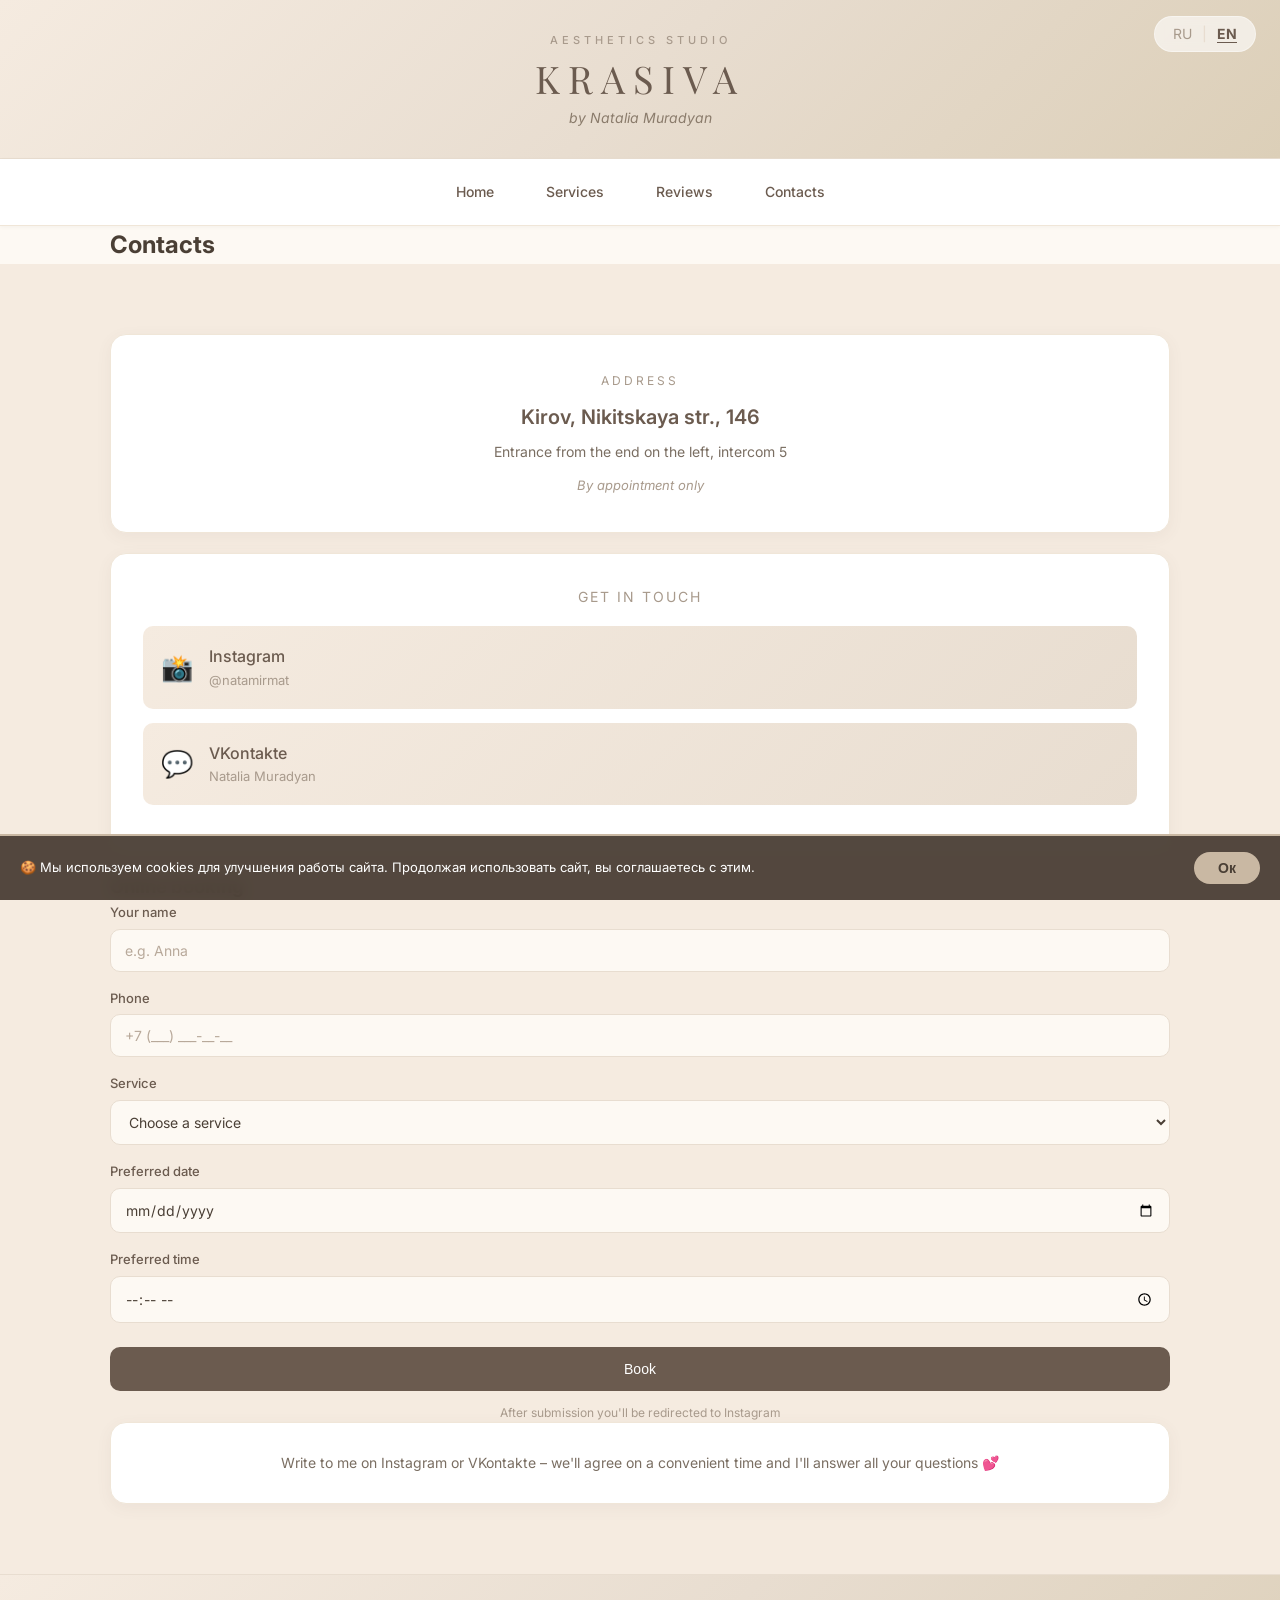
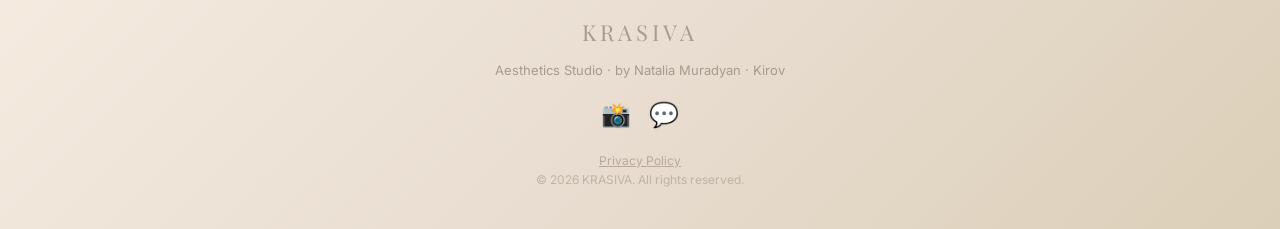
<file: contacts-en.html>
<!DOCTYPE html>
<html lang="en">
<head>
    <meta charset="UTF-8">
    
    <!-- Google Analytics 4 -->
    <script async src="https://www.googletagmanager.com/gtag/js?id=G-JXN6LR2YHV"></script>
    <script>
      window.dataLayer = window.dataLayer || [];
      function gtag(){dataLayer.push(arguments);}
      gtag('js', new Date());
      gtag('config', 'G-JXN6LR2YHV');
    </script>
    
    <meta name="viewport" content="width=device-width, initial-scale=1.0">
    <meta name="description" content="Contacts of KRASIVA aesthetics studio in Kirov. Address: Nikitskaya str., 146. Book via Instagram and VKontakte.">
    <title>Contacts — KRASIVA | Aesthetics Studio</title>
    <link rel="canonical" href="https://krasiva-kirov.ru/contacts-en.html">
    <link rel="alternate" hreflang="ru" href="https://krasiva-kirov.ru/contacts.html" />
    <link rel="alternate" hreflang="en" href="https://krasiva-kirov.ru/contacts-en.html" />
    <meta name="keywords" content="massage kirov address, aesthetics studio kirov contacts, book massage kirov">
    <meta property="og:title" content="Contacts — KRASIVA | Aesthetics Studio">
    <meta property="og:description" content="Address of KRASIVA studio in Kirov: Nikitskaya str., 146. Book via Instagram and VKontakte.">
    <meta property="og:type" content="website">
    <meta property="og:url" content="https://krasiva-kirov.ru/contacts-en.html">
    <meta property="og:image" content="https://krasiva-kirov.ru/natalya-portrait.jpg">

    <link rel="preconnect" href="https://fonts.googleapis.com">
    <link rel="preconnect" href="https://fonts.gstatic.com" crossorigin>
    <link href="https://fonts.googleapis.com/css2?family=Playfair+Display:wght@400;500;600&family=Inter:wght@300;400;500;600&display=swap" rel="stylesheet">

    <link rel="stylesheet" href="style.css?v=8">

    <!-- Breadcrumbs Schema.org (translated) -->
    <script type="application/ld+json">
    {
      "@context": "https://schema.org",
      "@type": "BreadcrumbList",
      "itemListElement": [
        { "@type": "ListItem", "position": 1, "name": "Home", "item": "https://krasiva-kirov.ru/en.html" },
        { "@type": "ListItem", "position": 2, "name": "Contacts", "item": "https://krasiva-kirov.ru/contacts-en.html" }
      ]
    }
    </script>

    <!-- LocalBusiness Schema.org (translated) -->
    <script type="application/ld+json">
    {
      "@context": "https://schema.org",
      "@type": "LocalBusiness",
      "name": "KRASIVA - Aesthetics Studio",
      "description": "Professional massage in Kirov. Apparatus, classic, anti-cellulite massage and blade technique.",
      "url": "https://krasiva-kirov.ru/contacts-en.html",
      "image": "https://krasiva-kirov.ru/natalya-portrait.jpg",
      "address": {
        "@type": "PostalAddress",
        "streetAddress": "Nikitskaya str., 146, entrance from the end on the left, intercom 5",
        "addressLocality": "Kirov",
        "addressCountry": "RU"
      },
      "priceRange": "1200-2500 RUB",
      "openingHours": "Mo-Su 09:00-21:00",
      "sameAs": [
        "https://www.instagram.com/natamirmat",
        "https://vk.ru/id578712934"
      ]
    }
    </script>
<base target="_blank">
</head>
<body>

    <!-- HEADER -->
    <header class="header">
        <div class="header-top">
            <div class="language-switcher">
                <a href="contacts.html" class="lang-link">RU</a>
                <span class="lang-divider">|</span>
                <a href="contacts-en.html" class="lang-link active">EN</a>
            </div>
            <div class="logo-subtitle">aesthetics studio</div>
            <h1 class="logo-title">KRASIVA</h1>
            <div class="logo-master">by Natalia Muradyan</div>
        </div>
    </header>

    <!-- NAVIGATION -->
    <nav class="navbar">
        <div class="nav-container">
            <a href="en.html" class="nav-link">Home</a>
            <a href="services-en.html" class="nav-link">Services</a>
            <a href="reviews-en.html" class="nav-link">Reviews</a>
            <a href="contacts-en.html" class="nav-link active">Contacts</a>
        </div>
    </nav>

    <main>
        <section class="contacts-hero">
            <div class="container">
                <h2>Contacts</h2>
            </div>
        </section>

        <section class="section">
            <div class="container">
                <!-- Address -->
                <div class="contact-card">
                    <div class="contact-label">Address</div>
                    <div class="contact-value">Kirov, Nikitskaya str., 146</div>
                    <div class="contact-note">Entrance from the end on the left, intercom 5</div>
                    <div class="contact-hint">By appointment only</div>
                </div>

                <!-- Socials -->
                <div class="social-card">
                    <div class="social-card-title">Get in touch</div>
                    <a href="https://www.instagram.com/natamirmat" target="_blank" rel="noopener noreferrer" class="social-link">
                        <div class="social-icon">📸</div>
                        <div><div class="social-name">Instagram</div><div class="social-username">@natamirmat</div></div>
                    </a>
                    <a href="https://vk.ru/id578712934" target="_blank" rel="noopener noreferrer" class="social-link">
                        <div class="social-icon">💬</div>
                        <div><div class="social-name">VKontakte</div><div class="social-username">Natalia Muradyan</div></div>
                    </a>
                </div>

                <!-- EMBEDDED FORM (translated) -->
                <div class="embedded-form">
                    <h3 class="embedded-form-title">Online booking</h3>
                    <form class="booking-form" id="embeddedBookingForm">
                        <div class="form-group">
                            <label for="embedName">Your name</label>
                            <input type="text" id="embedName" name="name" required placeholder="e.g. Anna">
                        </div>
                        <div class="form-group">
                            <label for="embedPhone">Phone</label>
                            <input type="tel" id="embedPhone" name="phone" required placeholder="+7 (___) ___-__-__" pattern="[\+]?[0-9\s\-\(\)]+">
                        </div>
                        <div class="form-group">
                            <label for="embedService">Service</label>
                            <select id="embedService" name="service" required>
                                <option value="" disabled selected>Choose a service</option>
                                <option value="Аппаратный массаж">Apparatus massage — 2,200 ₽</option>
                                <option value="Классический массаж">Classic massage — 2,200 ₽</option>
                                <option value="Массаж лица">Face massage — 1,400 ₽</option>
                                <option value="Антицеллюлитный массаж">Anti-cellulite massage — 2,200 ₽</option>
                                <option value="Массаж спины">Back massage — 1,900 ₽</option>
                                <option value="Шейно-воротниковый">Neck & shoulder — 1,400 ₽</option>
                                <option value="Блейдд техника">Blade technique — 2,500 ₽</option>
                            </select>
                        </div>
                        <div class="form-group">
                            <label for="embedDate">Preferred date</label>
                            <input type="date" id="embedDate" name="date" required>
                        </div>
                        <div class="form-group">
                            <label for="embedTime">Preferred time</label>
                            <input type="time" id="embedTime" name="time" required>
                        </div>
                        <button type="submit" class="btn btn-primary" style="width:100%;">Book</button>
                        <p class="form-note">After submission you'll be redirected to Instagram</p>
                    </form>
                </div>

                <!-- Message -->
                <div class="contact-message">
                    <p class="contact-message-text">Write to me on Instagram or VKontakte – we'll agree on a convenient time and I'll answer all your questions 💕</p>
                </div>
            </div>
        </section>
    </main>

    <!-- FOOTER -->
    <footer class="footer">
        <div class="footer-logo">KRASIVA</div>
        <div class="footer-text">Aesthetics Studio · by Natalia Muradyan · Kirov</div>
        <div class="footer-socials">
            <a href="https://www.instagram.com/natamirmat" target="_blank" rel="noopener noreferrer" class="footer-social" aria-label="Instagram">📸</a>
            <a href="https://vk.ru/id578712934" target="_blank" rel="noopener noreferrer" class="footer-social" aria-label="VKontakte">💬</a>
        </div>
        <div style="margin-top:12px;font-size:12px;color:#b8a99a;">
            <a href="privacy-en.html" style="text-decoration:underline;">Privacy Policy</a>
        </div>
        <div class="footer-copy">© 2026 KRASIVA. All rights reserved.</div>
    </footer>

    <script src="script.js?v=2"></script>

    <!-- MODAL (translated) -->
    <div class="modal-overlay" id="bookingModal">
        <div class="modal-content">
            <button class="modal-close" id="modalClose">&times;</button>
            <h3 class="modal-title">Book a massage</h3>
            <form class="booking-form" id="bookingForm">
                <div class="form-group">
                    <label for="clientName">Your name</label>
                    <input type="text" id="clientName" name="name" required placeholder="e.g. Anna">
                </div>
                <div class="form-group">
                    <label for="clientPhone">Phone</label>
                    <input type="tel" id="clientPhone" name="phone" required placeholder="+7 (___) ___-__-__" pattern="[\+]?[0-9\s\-\(\)]+">
                </div>
                <div class="form-group">
                    <label for="clientService">Service</label>
                    <select id="clientService" name="service" required>
                        <option value="" disabled selected>Choose a service</option>
                        <option value="Аппаратный массаж">Apparatus massage — 2,200 ₽</option>
                        <option value="Классический массаж">Classic massage — 2,200 ₽</option>
                        <option value="Массаж лица">Face massage — 1,400 ₽</option>
                        <option value="Антицеллюлитный массаж">Anti-cellulite massage — 2,200 ₽</option>
                        <option value="Массаж спины">Back massage — 1,900 ₽</option>
                        <option value="Шейно-воротниковый">Neck & shoulder — 1,400 ₽</option>
                        <option value="Блейдд техника">Blade technique — 2,500 ₽</option>
                    </select>
                </div>
                <div class="form-group">
                    <label for="clientDate">Preferred date</label>
                    <input type="date" id="clientDate" name="date" required>
                </div>
                <div class="form-group">
                    <label for="clientTime">Preferred time</label>
                    <input type="time" id="clientTime" name="time" required>
                </div>
                <button type="submit" class="btn btn-primary btn-large">Book</button>
                <p class="form-note">After submission you'll be redirected to Instagram</p>
            </form>
        </div>
    </div>

</body>
</html>
</file>
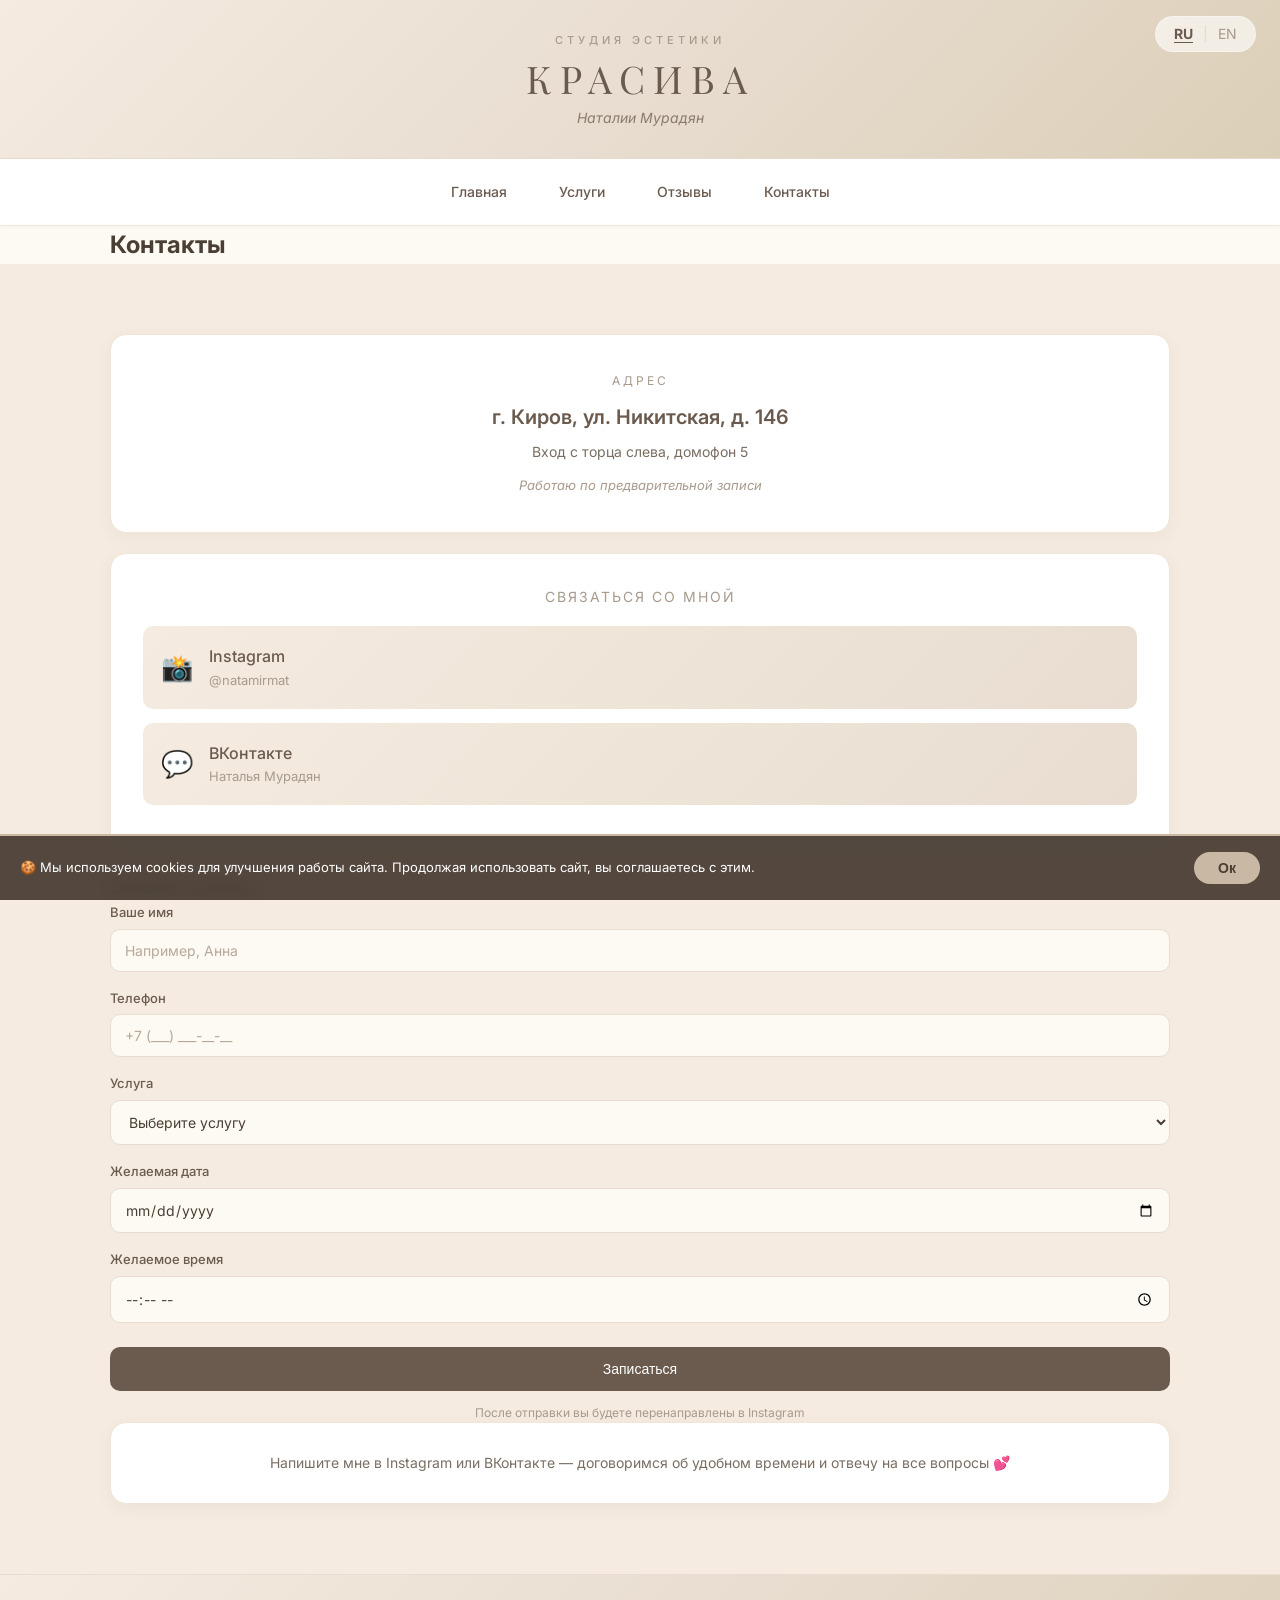
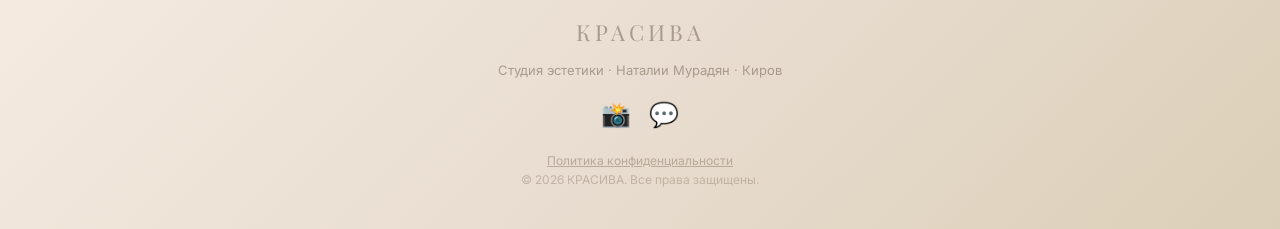
<file: contacts.html>
<!DOCTYPE html>
<html lang="ru">
<head>
    <meta charset="UTF-8">
    
    <!-- Google Analytics 4 -->
    <script async src="https://www.googletagmanager.com/gtag/js?id=G-JXN6LR2YHV"></script>
    <script>
      window.dataLayer = window.dataLayer || [];
      function gtag(){dataLayer.push(arguments);}
      gtag('js', new Date());
      gtag('config', 'G-JXN6LR2YHV');
    </script>
    
    <meta name="viewport" content="width=device-width, initial-scale=1.0">
    <meta name="description" content="Контакты студии эстетики КРАСИВА в Кирове. Адрес: ул. Никитская, д. 146. Запись через Instagram и ВКонтакте.">
    <title>Контакты — КРАСИВА | Студия эстетики</title>
    <link rel="canonical" href="https://krasiva-kirov.ru/contacts.html">
    <meta name="keywords" content="массаж киров адрес, студия эстетики киров контакты, записаться на массаж киров">
    <meta property="og:title" content="Контакты — КРАСИВА | Студия эстетики">
    <meta property="og:description" content="Адрес студии КРАСИВА в Кирове: ул. Никитская, д. 146. Запись через Instagram и ВКонтакте.">
    <meta property="og:type" content="website">
    <meta property="og:url" content="https://krasiva-kirov.ru/contacts.html">
    <meta property="og:image" content="https://krasiva-kirov.ru/natalya-portrait.jpg">

    <link rel="preconnect" href="https://fonts.googleapis.com">
    <link rel="preconnect" href="https://fonts.gstatic.com" crossorigin>
    <link href="https://fonts.googleapis.com/css2?family=Playfair+Display:wght@400;500;600&family=Inter:wght@300;400;500;600&display=swap" rel="stylesheet">

    <link rel="stylesheet" href="style.css?v=8">

    <!-- Breadcrumbs Schema.org -->
    <script type="application/ld+json">
    {
      "@context": "https://schema.org",
      "@type": "BreadcrumbList",
      "itemListElement": [
        { "@type": "ListItem", "position": 1, "name": "Главная", "item": "https://krasiva-kirov.ru/" },
        { "@type": "ListItem", "position": 2, "name": "Контакты", "item": "https://krasiva-kirov.ru/contacts.html" }
      ]
    }
    </script>

    <!-- LocalBusiness Schema.org -->
    <script type="application/ld+json">
    {
      "@context": "https://schema.org",
      "@type": "LocalBusiness",
      "name": "КРАСИВА - Студия эстетики",
      "description": "Профессиональный массаж в Кирове. Аппаратный, классический, антицеллюлитный массаж и техника блейдд.",
      "url": "https://krasiva-kirov.ru/contacts.html",
      "image": "https://krasiva-kirov.ru/natalya-portrait.jpg",
      "address": {
        "@type": "PostalAddress",
        "streetAddress": "ул. Никитская, д. 146, вход с торца слева, домофон 5",
        "addressLocality": "Киров",
        "addressCountry": "RU"
      },
      "priceRange": "1200-2500 RUB",
      "openingHours": "Mo-Su 09:00-21:00",
      "sameAs": [
        "https://www.instagram.com/natamirmat",
        "https://vk.ru/id578712934"
      ]
    }
    </script>
<base target="_blank">
</head>
<body>

    <!-- ШАПКА -->
    <header class="header">
        <div class="header-top">
            <div class="language-switcher">
                <a href="contacts.html" class="lang-link active">RU</a>
                <span class="lang-divider">|</span>
                <a href="contacts-en.html" class="lang-link">EN</a>
            </div>
            <div class="logo-subtitle">студия эстетики</div>
            <h1 class="logo-title">КРАСИВА</h1>
            <div class="logo-master">Наталии Мурадян</div>
        </div>
    </header>

    <!-- НАВИГАЦИЯ -->
    <nav class="navbar">
        <div class="nav-container">
            <a href="index.html" class="nav-link">Главная</a>
            <a href="services.html" class="nav-link">Услуги</a>
            <a href="reviews.html" class="nav-link">Отзывы</a>
            <a href="contacts.html" class="nav-link active">Контакты</a>
        </div>
    </nav>

    <main>
        <section class="contacts-hero">
            <div class="container">
                <h2>Контакты</h2>
            </div>
        </section>

        <section class="section">
            <div class="container">
                <!-- Адрес -->
                <div class="contact-card">
                    <div class="contact-label">Адрес</div>
                    <div class="contact-value">г. Киров, ул. Никитская, д. 146</div>
                    <div class="contact-note">Вход с торца слева, домофон 5</div>
                    <div class="contact-hint">Работаю по предварительной записи</div>
                </div>

                <!-- Соцсети -->
                <div class="social-card">
                    <div class="social-card-title">Связаться со мной</div>
                    <a href="https://www.instagram.com/natamirmat" target="_blank" rel="noopener noreferrer" class="social-link">
                        <div class="social-icon">📸</div>
                        <div><div class="social-name">Instagram</div><div class="social-username">@natamirmat</div></div>
                    </a>
                    <a href="https://vk.ru/id578712934" target="_blank" rel="noopener noreferrer" class="social-link">
                        <div class="social-icon">💬</div>
                        <div><div class="social-name">ВКонтакте</div><div class="social-username">Наталья Мурадян</div></div>
                    </a>
                </div>

                <!-- ВСТРОЕННАЯ ФОРМА (с добавленным временем) -->
                <div class="embedded-form">
                    <h3 class="embedded-form-title">Онлайн-запись</h3>
                    <form class="booking-form" id="embeddedBookingForm">
                        <div class="form-group">
                            <label for="embedName">Ваше имя</label>
                            <input type="text" id="embedName" name="name" required placeholder="Например, Анна">
                        </div>
                        <div class="form-group">
                            <label for="embedPhone">Телефон</label>
                            <input type="tel" id="embedPhone" name="phone" required placeholder="+7 (___) ___-__-__" pattern="[\+]?[0-9\s\-\(\)]+">
                        </div>
                        <div class="form-group">
                            <label for="embedService">Услуга</label>
                            <select id="embedService" name="service" required>
                                <option value="" disabled selected>Выберите услугу</option>
                                <option value="Аппаратный массаж">Аппаратный массаж — 2 200 ₽</option>
                                <option value="Классический массаж">Классический массаж — 2 200 ₽</option>
                                <option value="Массаж лица">Массаж лица — 1 400 ₽</option>
                                <option value="Антицеллюлитный массаж">Антицеллюлитный массаж — 2 200 ₽</option>
                                <option value="Массаж спины">Массаж спины — 1 900 ₽</option>
                                <option value="Шейно-воротниковый">Шейно-воротниковый — 1 400 ₽</option>
                                <option value="Блейдд техника">Блейдд техника — 2 500 ₽</option>
                            </select>
                        </div>
                        <div class="form-group">
                            <label for="embedDate">Желаемая дата</label>
                            <input type="date" id="embedDate" name="date" required>
                        </div>
                        <!-- ✅ ДОБАВЛЕНО ВРЕМЯ ВО ВСТРОЕННУЮ ФОРМУ -->
                        <div class="form-group">
                            <label for="embedTime">Желаемое время</label>
                            <input type="time" id="embedTime" name="time" required>
                        </div>
                        <button type="submit" class="btn btn-primary" style="width:100%;">Записаться</button>
                        <p class="form-note">После отправки вы будете перенаправлены в Instagram</p>
                    </form>
                </div>

                <!-- Сообщение -->
                <div class="contact-message">
                    <p class="contact-message-text">Напишите мне в Instagram или ВКонтакте — договоримся об удобном времени и отвечу на все вопросы 💕</p>
                </div>
            </div>
        </section>
    </main>

    <!-- ФУТЕР -->
    <footer class="footer">
        <div class="footer-logo">КРАСИВА</div>
        <div class="footer-text">Студия эстетики · Наталии Мурадян · Киров</div>
        <div class="footer-socials">
            <a href="https://www.instagram.com/natamirmat" target="_blank" rel="noopener noreferrer" class="footer-social" aria-label="Instagram">📸</a>
            <a href="https://vk.ru/id578712934" target="_blank" rel="noopener noreferrer" class="footer-social" aria-label="ВКонтакте">💬</a>
        </div>
        <div style="margin-top: 12px; font-size: 12px; color: #b8a99a;">
            <a href="privacy.html" style="text-decoration: underline;">Политика конфиденциальности</a>
        </div>
        <div class="footer-copy">© 2026 КРАСИВА. Все права защищены.</div>
    </footer>

    <script src="script.js?v=2"></script>

    <!-- МОДАЛЬНОЕ ОКНО ЗАПИСИ (с добавленным временем) -->
    <div class="modal-overlay" id="bookingModal">
        <div class="modal-content">
            <button class="modal-close" id="modalClose">&times;</button>
            <h3 class="modal-title">Запись на массаж</h3>
            <form class="booking-form" id="bookingForm">
                <div class="form-group">
                    <label for="clientName">Ваше имя</label>
                    <input type="text" id="clientName" name="name" required placeholder="Например, Анна">
                </div>
                <div class="form-group">
                    <label for="clientPhone">Телефон</label>
                    <input type="tel" id="clientPhone" name="phone" required placeholder="+7 (___) ___-__-__" pattern="[\+]?[0-9\s\-\(\)]+">
                </div>
                <div class="form-group">
                    <label for="clientService">Услуга</label>
                    <select id="clientService" name="service" required>
                        <option value="" disabled selected>Выберите услугу</option>
                        <option value="Аппаратный массаж">Аппаратный массаж — 2 200 ₽</option>
                        <option value="Классический массаж">Классический массаж — 2 200 ₽</option>
                        <option value="Массаж лица">Массаж лица — 1 400 ₽</option>
                        <option value="Антицеллюлитный массаж">Антицеллюлитный массаж — 2 200 ₽</option>
                        <option value="Массаж спины">Массаж спины — 1 900 ₽</option>
                        <option value="Шейно-воротниковый">Шейно-воротниковый — 1 400 ₽</option>
                        <option value="Блейдд техника">Блейдд техника — 2 500 ₽</option>
                    </select>
                </div>
                <div class="form-group">
                    <label for="clientDate">Желаемая дата</label>
                    <input type="date" id="clientDate" name="date" required>
                </div>
                <!-- ✅ ДОБАВЛЕНО ВРЕМЯ -->
                <div class="form-group">
                    <label for="clientTime">Желаемое время</label>
                    <input type="time" id="clientTime" name="time" required>
                </div>
                <button type="submit" class="btn btn-primary btn-large">Записаться</button>
                <p class="form-note">После отправки вы будете перенаправлены в Instagram</p>
            </form>
        </div>
    </div>

</body>
</html>
</file>
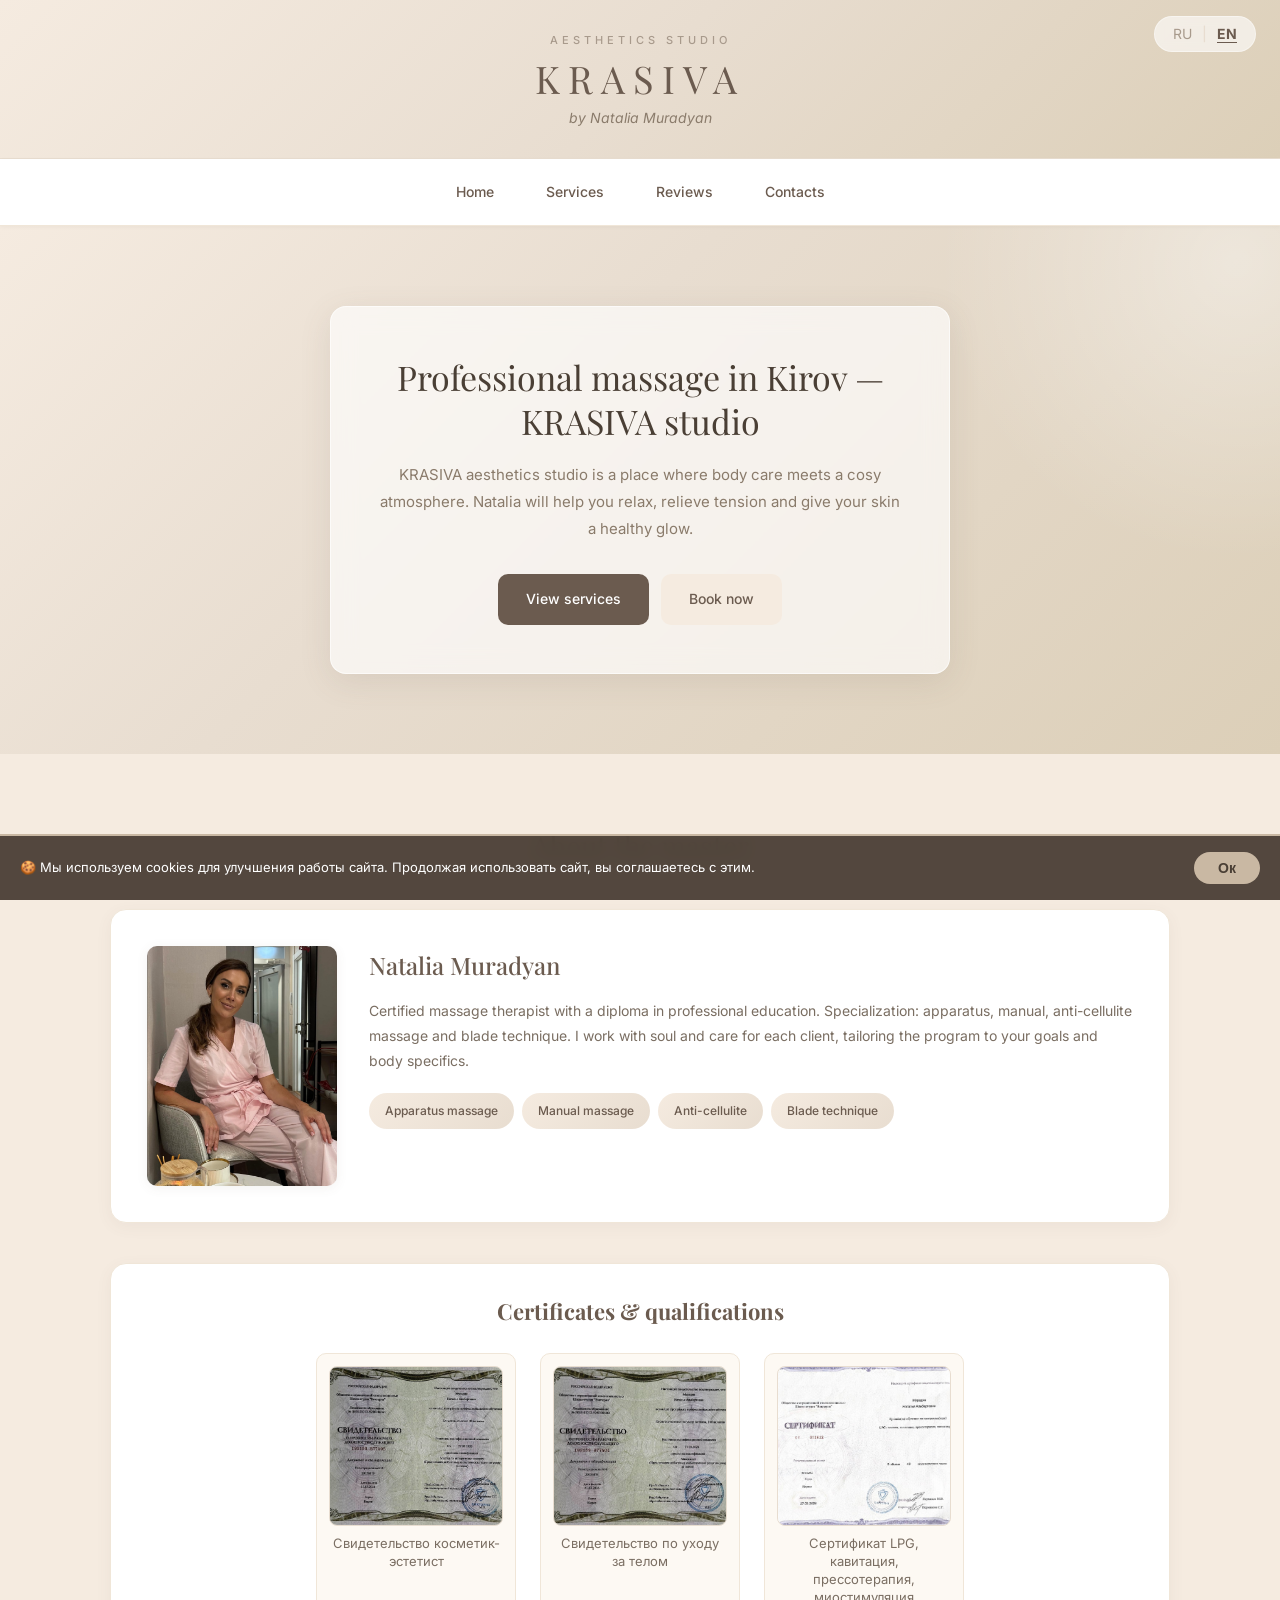
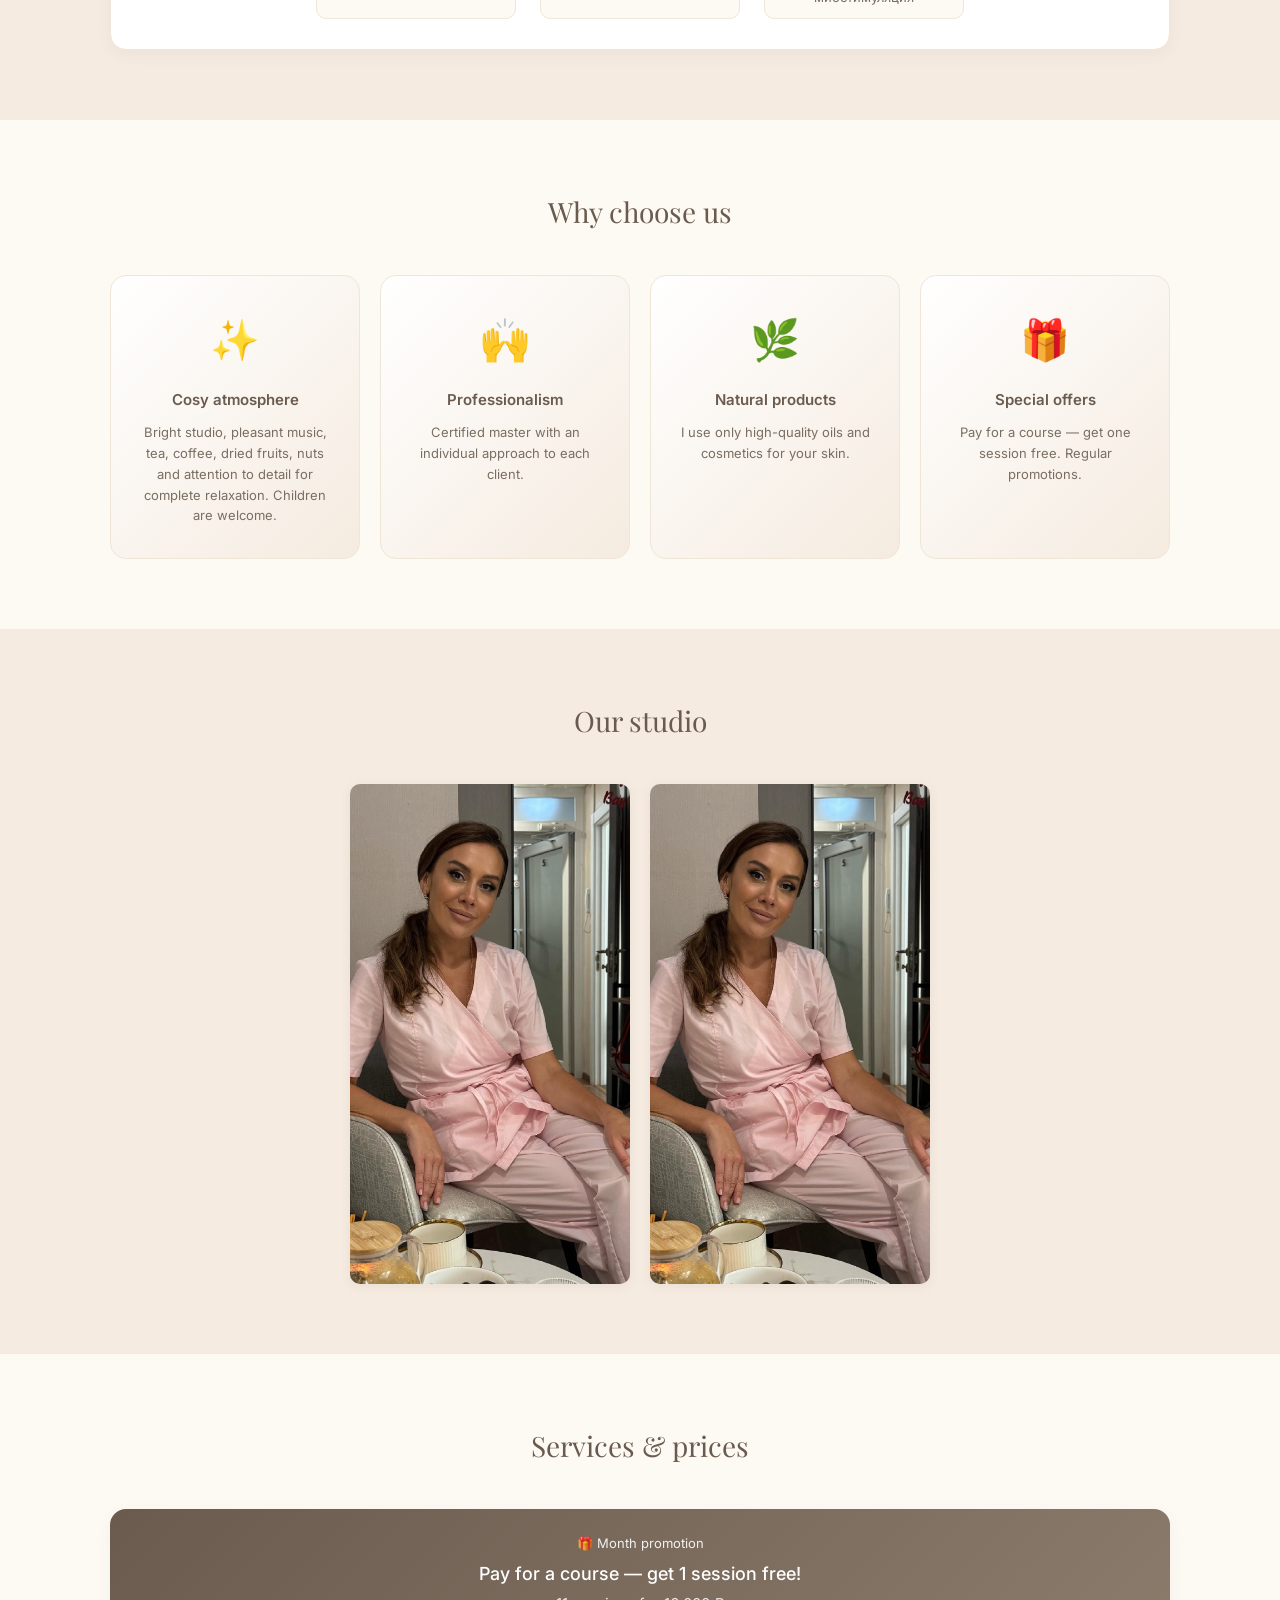
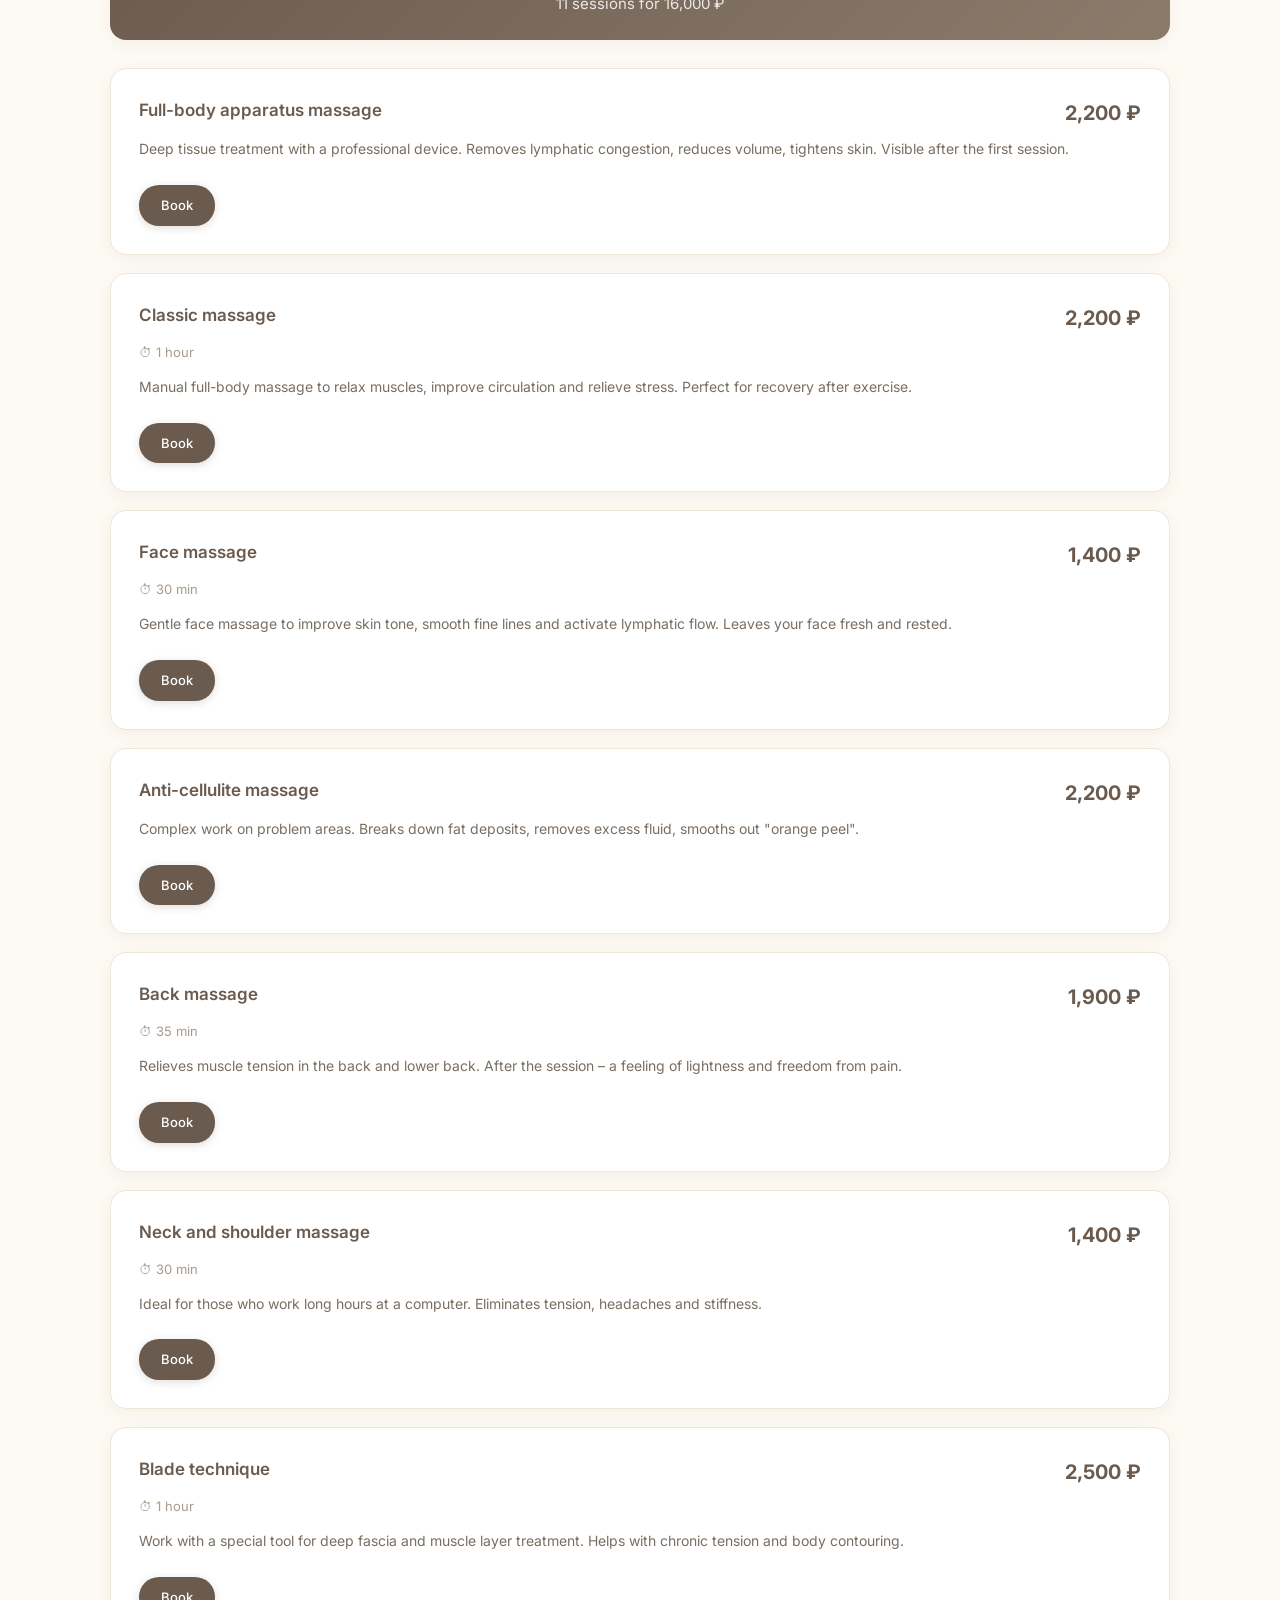
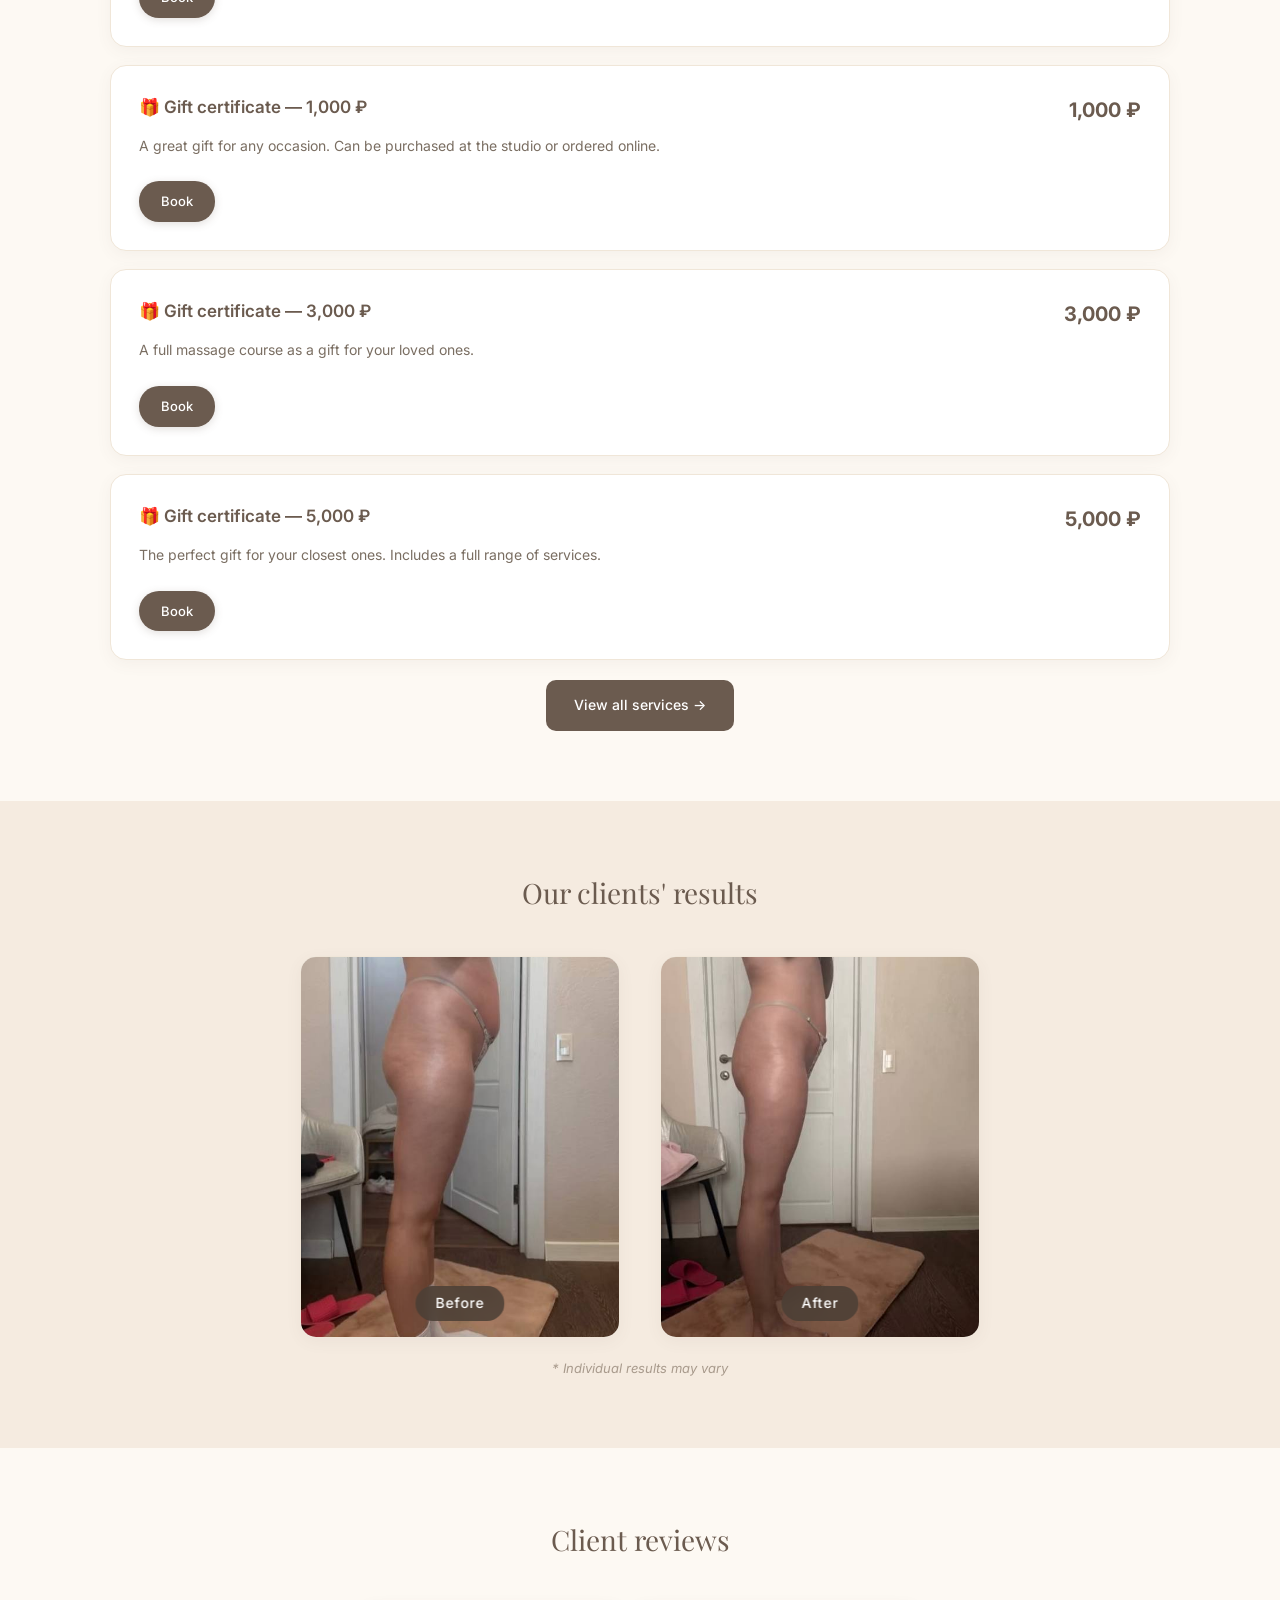
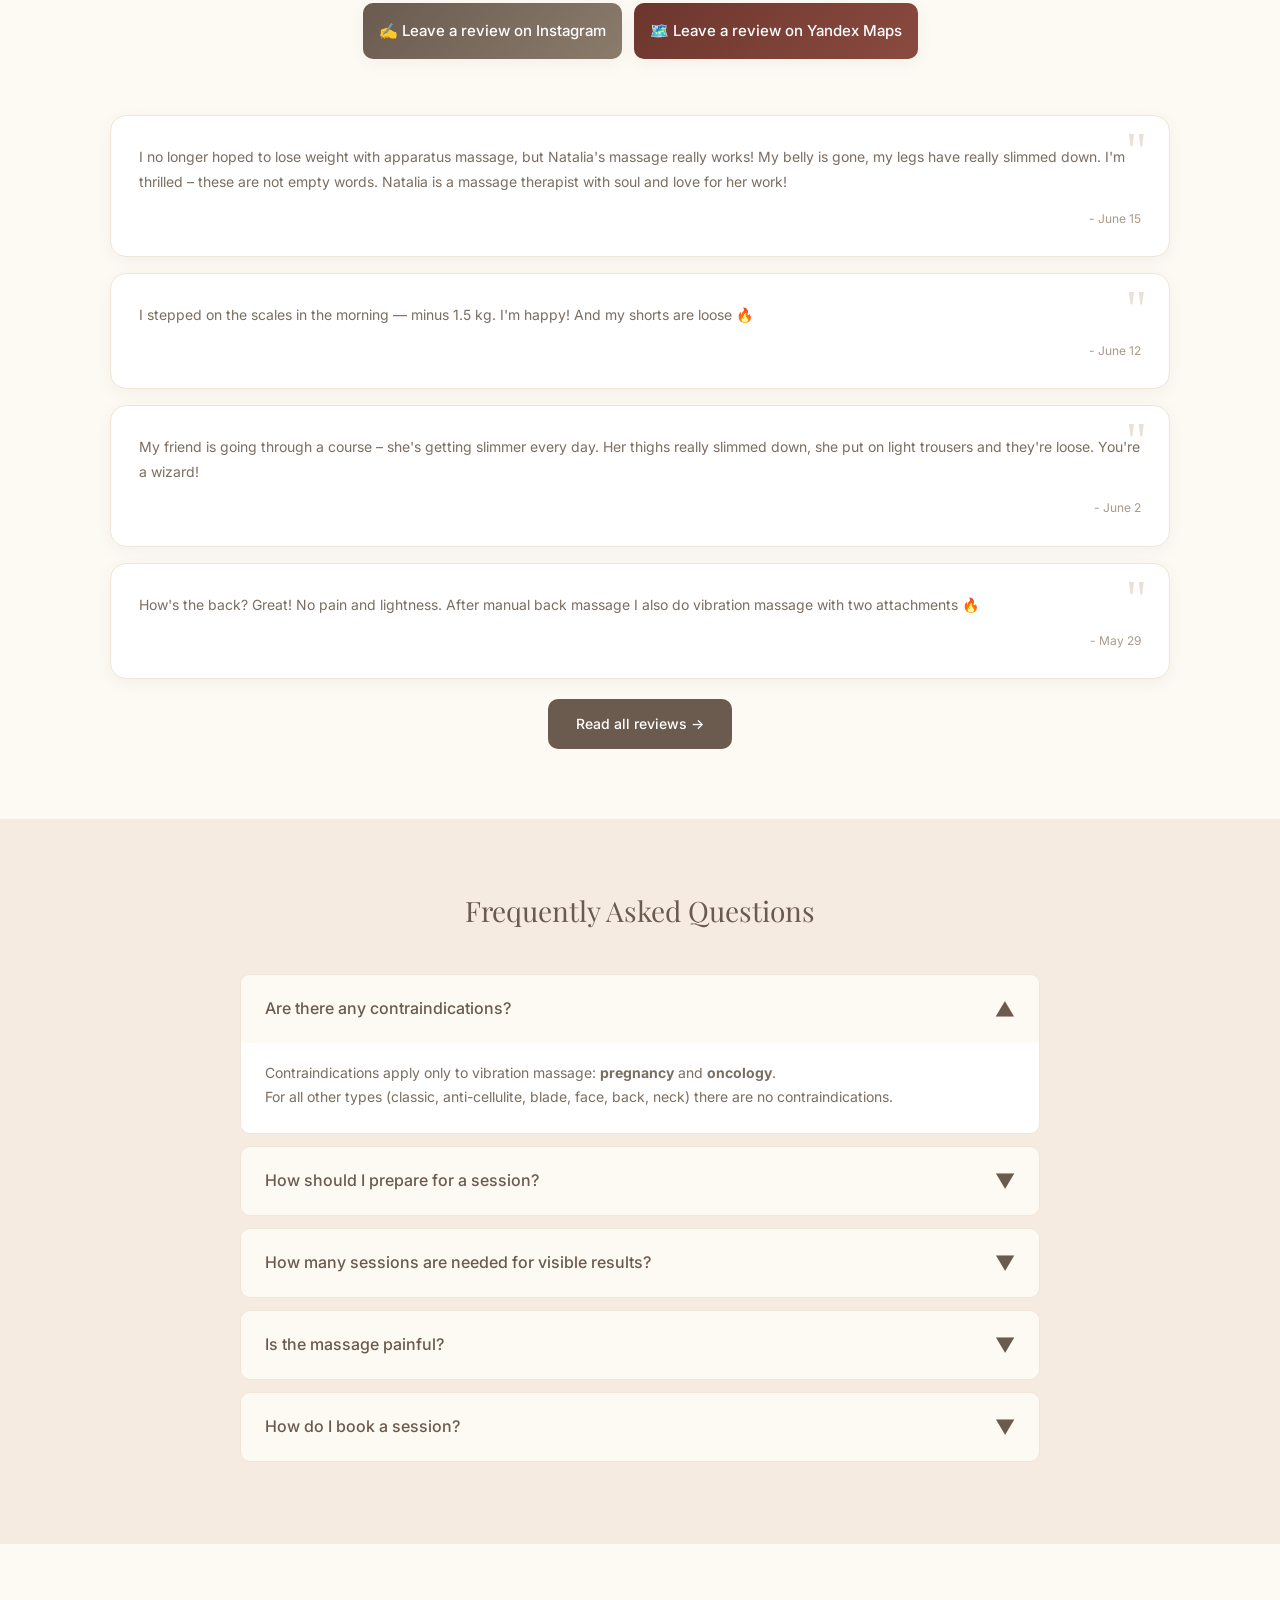
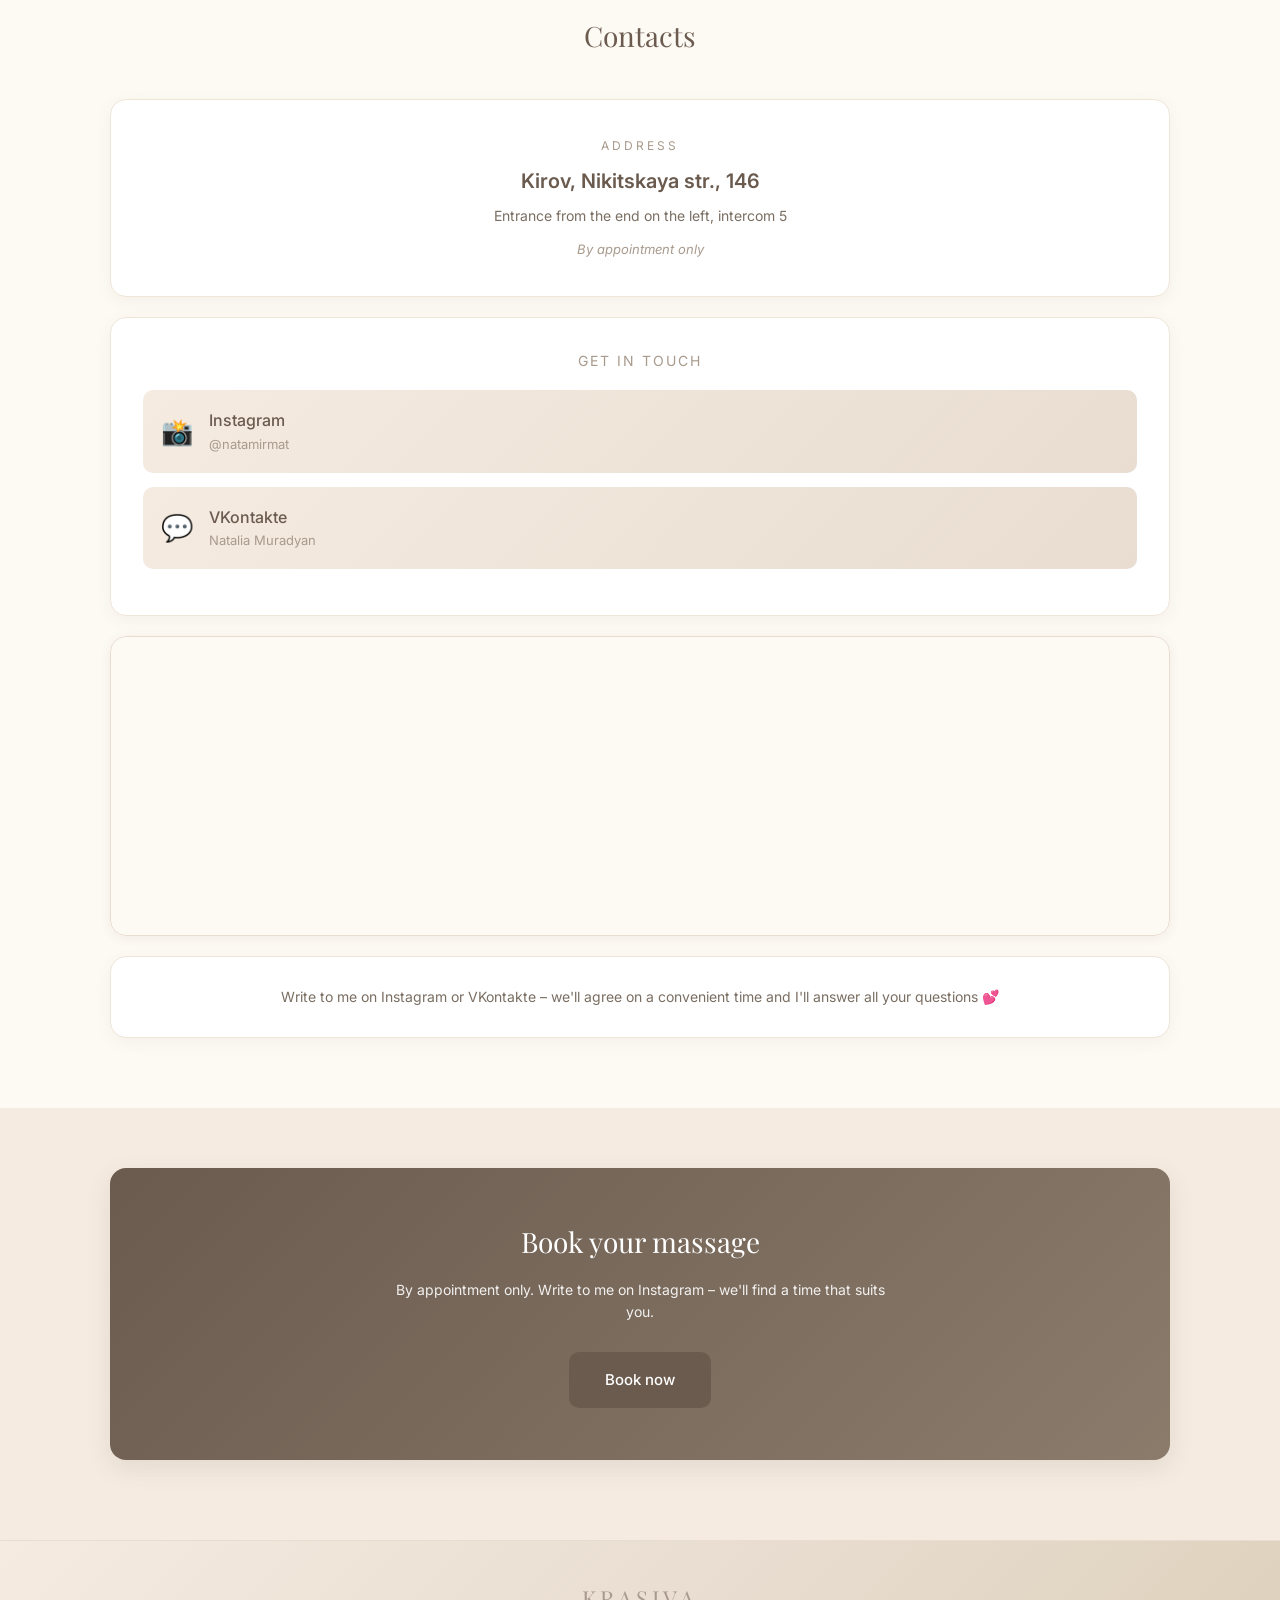
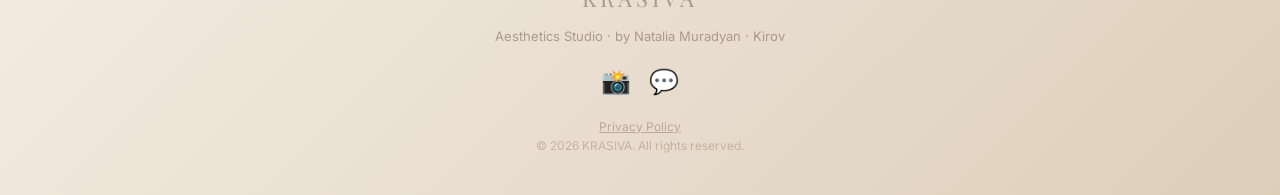
<file: en.html>
<!DOCTYPE html>
<html lang="en">
<head>
    <meta charset="UTF-8">
    
    <!-- Google Analytics 4 -->
    <script async src="https://www.googletagmanager.com/gtag/js?id=G-JXN6LR2YHV"></script>
    <script>
      window.dataLayer = window.dataLayer || [];
      function gtag(){dataLayer.push(arguments);}
      gtag('js', new Date());
      gtag('config', 'G-JXN6LR2YHV');
    </script>
    
    <meta name="viewport" content="width=device-width, initial-scale=1.0">
    <meta name="google-site-verification" content="gh38SbBCcaE_0oU8Dg4fRVbWcby95Mk8EBPlHCIIh0I" />
    
    <!-- SEO -->
    <meta name="description" content="KRASIVA aesthetics studio in Kirov. Professional massage: apparatus, classic, anti-cellulite, blade technique. Master Natalia Muradyan. Book via Instagram.">
    <meta name="keywords" content="massage kirov, apparatus massage kirov, anti-cellulite massage, back massage, face massage, aesthetics studio kirov, blade technique, lymphatic drainage">
    <meta name="author" content="Natalia Muradyan">
    <meta name="robots" content="index, follow">
    <link rel="canonical" href="https://krasiva-kirov.ru/en.html">
    <link rel="alternate" hreflang="ru" href="https://krasiva-kirov.ru/" />
    <link rel="alternate" hreflang="en" href="https://krasiva-kirov.ru/en.html" />
    
    <!-- Open Graph -->
    <meta property="og:title" content="KRASIVA - Aesthetics Studio | Massage in Kirov">
    <meta property="og:description" content="Professional massage in Kirov. Apparatus, classic, anti-cellulite massage and blade technique. Book via Instagram.">
    <meta property="og:type" content="website">
    <meta property="og:url" content="https://krasiva-kirov.ru/en.html">
    <meta property="og:image" content="https://krasiva-kirov.ru/natalya-portrait.jpg">
    
    <!-- Twitter Card -->
    <meta name="twitter:card" content="summary_large_image">
    <meta name="twitter:title" content="KRASIVA - Aesthetics Studio | Massage in Kirov">
    <meta name="twitter:description" content="Professional massage in Kirov. Book via Instagram.">
    <meta name="twitter:image" content="https://krasiva-kirov.ru/natalya-portrait.jpg">
    
    <title>KRASIVA - Aesthetics Studio | Massage in Kirov</title>

    <link rel="icon" type="image/png" href="logo.PNG">
    
    <link rel="preconnect" href="https://fonts.googleapis.com">
    <link rel="preconnect" href="https://fonts.gstatic.com" crossorigin>
    <link href="https://fonts.googleapis.com/css2?family=Playfair+Display:wght@400;500;600&family=Inter:wght@300;400;500;600&display=swap" rel="stylesheet">
    
    <link rel="stylesheet" href="style.css?v=13">

    <!-- Schema.org WebSite (translated) -->
    <script type="application/ld+json">
    {
      "@context": "https://schema.org",
      "@type": "WebSite",
      "name": "KRASIVA - Aesthetics Studio",
      "url": "https://krasiva-kirov.ru/en.html",
      "potentialAction": {
        "@type": "SearchAction",
        "target": "https://krasiva-kirov.ru/en.html?q={search_term_string}",
        "query-input": "required name=search_term_string"
      }
    }
    </script>

    <!-- Breadcrumbs -->
    <script type="application/ld+json">
    {
      "@context": "https://schema.org",
      "@type": "BreadcrumbList",
      "itemListElement": [{
        "@type": "ListItem",
        "position": 1,
        "name": "Home",
        "item": "https://krasiva-kirov.ru/en.html"
      }]
    }
    </script>

    <!-- Services (translated) -->
    <script type="application/ld+json">
    {
      "@context": "https://schema.org",
      "@type": "ItemList",
      "itemListElement": [
        {
          "@type": "ListItem",
          "position": 1,
          "item": {
            "@type": "Service",
            "name": "Full-body apparatus massage",
            "description": "Deep tissue treatment with a professional device. Removes lymphatic congestion, reduces volume, tightens skin.",
            "provider": { "@type": "LocalBusiness", "name": "KRASIVA - Aesthetics Studio" },
            "areaServed": { "@type": "City", "name": "Kirov" },
            "offers": { "@type": "Offer", "price": "2200", "priceCurrency": "RUB" }
          }
        },
        {
          "@type": "ListItem",
          "position": 2,
          "item": {
            "@type": "Service",
            "name": "Classic massage",
            "description": "Manual full-body massage to relax muscles, improve circulation and relieve stress.",
            "provider": { "@type": "LocalBusiness", "name": "KRASIVA - Aesthetics Studio" },
            "areaServed": { "@type": "City", "name": "Kirov" },
            "offers": { "@type": "Offer", "price": "2200", "priceCurrency": "RUB" }
          }
        },
        {
          "@type": "ListItem",
          "position": 3,
          "item": {
            "@type": "Service",
            "name": "Anti-cellulite massage",
            "description": "Complex work on problem areas. Breaks down fat deposits, removes excess fluid, smooths out orange peel.",
            "provider": { "@type": "LocalBusiness", "name": "KRASIVA - Aesthetics Studio" },
            "areaServed": { "@type": "City", "name": "Kirov" },
            "offers": { "@type": "Offer", "price": "2200", "priceCurrency": "RUB" }
          }
        },
        {
          "@type": "ListItem",
          "position": 4,
          "item": {
            "@type": "Service",
            "name": "Blade technique",
            "description": "Work with a special tool for deep fascia and muscle layer treatment.",
            "provider": { "@type": "LocalBusiness", "name": "KRASIVA - Aesthetics Studio" },
            "areaServed": { "@type": "City", "name": "Kirov" },
            "offers": { "@type": "Offer", "price": "2500", "priceCurrency": "RUB" }
          }
        }
      ]
    }
    </script>

    <!-- LocalBusiness + Reviews (translated) -->
    <script type="application/ld+json">
    {
      "@context": "https://schema.org",
      "@type": "LocalBusiness",
      "name": "KRASIVA - Aesthetics Studio",
      "description": "Professional massage in Kirov. Apparatus, classic, anti-cellulite massage and blade technique.",
      "url": "https://krasiva-kirov.ru/en.html",
      "image": "https://krasiva-kirov.ru/natalya-portrait.jpg",
      "address": {
        "@type": "PostalAddress",
        "streetAddress": "Nikitskaya str., 146, entrance from the end on the left, intercom 5",
        "addressLocality": "Kirov",
        "addressCountry": "RU"
      },
      "priceRange": "1400-2500 RUB",
      "openingHours": "Mo-Su 09:00-21:00",
      "aggregateRating": {
        "@type": "AggregateRating",
        "ratingValue": "5",
        "reviewCount": "15",
        "bestRating": "5"
      },
      "review": [
        {
          "@type": "Review",
          "author": { "@type": "Person", "name": "Client" },
          "reviewBody": "I no longer hoped to lose weight with apparatus massage, but Natalia's massage really works! My belly is gone, my legs have really slimmed down.",
          "reviewRating": { "@type": "Rating", "ratingValue": "5", "bestRating": "5" },
          "datePublished": "2026-06-15"
        },
        {
          "@type": "Review",
          "author": { "@type": "Person", "name": "Client" },
          "reviewBody": "I stepped on the scales in the morning — minus 1.5 kg. I'm happy! And my shorts are loose.",
          "reviewRating": { "@type": "Rating", "ratingValue": "5", "bestRating": "5" },
          "datePublished": "2026-06-12"
        },
        {
          "@type": "Review",
          "author": { "@type": "Person", "name": "Client" },
          "reviewBody": "Massage really brings results, the skin tightens, its quality and appearance noticeably improve. Natalia is a wizard!",
          "reviewRating": { "@type": "Rating", "ratingValue": "5", "bestRating": "5" },
          "datePublished": "2026-05-30"
        },
        {
          "@type": "Review",
          "author": { "@type": "Person", "name": "Client" },
          "reviewBody": "I had a facial massage for the first time. The facial contour noticeably tightened, puffiness under the eyes disappeared, skin became velvety. Now I've booked a course.",
          "reviewRating": { "@type": "Rating", "ratingValue": "5", "bestRating": "5" },
          "datePublished": "2026-08-28"
        },
        {
          "@type": "Review",
          "author": { "@type": "Person", "name": "Client" },
          "reviewBody": "After three sessions of neck massage, my headaches stopped, the crunching when turning went away. I recommend it to everyone with a sedentary lifestyle.",
          "reviewRating": { "@type": "Rating", "ratingValue": "5", "bestRating": "5" },
          "datePublished": "2026-08-20"
        },
        {
          "@type": "Review",
          "author": { "@type": "Person", "name": "Client" },
          "reviewBody": "I go to the gym, my muscles are constantly tight. Classic massage with Natalia is a lifesaver. Recovery is much faster.",
          "reviewRating": { "@type": "Rating", "ratingValue": "5", "bestRating": "5" },
          "datePublished": "2026-08-15"
        },
        {
          "@type": "Review",
          "author": { "@type": "Person", "name": "Client" },
          "reviewBody": "I completed a course of blade technique for my back. My lower back had been aching for years, after the fifth session I can bend freely. Deep fascia work really works.",
          "reviewRating": { "@type": "Rating", "ratingValue": "5", "bestRating": "5" },
          "datePublished": "2026-08-05"
        },
        {
          "@type": "Review",
          "author": { "@type": "Person", "name": "Client" },
          "reviewBody": "I came on a friend's recommendation. Cosy studio, everything clean. Natalia asked in detail about my health and tailored the program to me.",
          "reviewRating": { "@type": "Rating", "ratingValue": "5", "bestRating": "5" },
          "datePublished": "2026-07-25"
        },
        {
          "@type": "Review",
          "author": { "@type": "Person", "name": "Client" },
          "reviewBody": "I had 8 anti-cellulite sessions. The orange peel became much less noticeable, thigh volume decreased by 4 cm.",
          "reviewRating": { "@type": "Rating", "ratingValue": "5", "bestRating": "5" },
          "datePublished": "2026-07-10"
        },
        {
          "@type": "Review",
          "author": { "@type": "Person", "name": "Client" },
          "reviewBody": "I sent my husband here – he was a sceptic. After apparatus massage he said: Book me again. He said he hadn't felt such lightness in his legs for ten years.",
          "reviewRating": { "@type": "Rating", "ratingValue": "5", "bestRating": "5" },
          "datePublished": "2026-07-03"
        },
        {
          "@type": "Review",
          "author": { "@type": "Person", "name": "Client" },
          "reviewBody": "I rarely write reviews, but this really deserves it. Natalia is a master with a capital M, attentive, punctual. I recommend her to all my friends.",
          "reviewRating": { "@type": "Rating", "ratingValue": "5", "bestRating": "5" },
          "datePublished": "2026-06-18"
        }
      ],
      "sameAs": [
        "https://www.instagram.com/natamirmat",
        "https://vk.ru/id578712934"
      ]
    }
    </script>
    
    <!-- Yandex.Metrika counter (same as Russian) -->
    <script type="text/javascript">
        (function(m,e,t,r,i,k,a){
            m[i]=m[i]||function(){(m[i].a=m[i].a||[]).push(arguments)};
            m[i].l=1*new Date();
            for (var j = 0; j < document.scripts.length; j++) {if (document.scripts[j].src === r) { return; }}
            k=e.createElement(t),a=e.getElementsByTagName(t)[0],k.async=1,k.src=r,a.parentNode.insertBefore(k,a)
        })(window, document,'script','https://mc.yandex.ru/metrika/tag.js?id=111903801', 'ym');
        ym(111903801, 'init', {ssr:true, webvisor:true, clickmap:true, ecommerce:"dataLayer", referrer: document.referrer, url: location.href, accurateTrackBounce:true, trackLinks:true});
    </script>
    <noscript><div><img src="https://mc.yandex.ru/watch/111903801" style="position:absolute; left:-9999px;" alt="" /></div></noscript>
    <!-- /Yandex.Metrika counter -->
<base target="_blank">
</head>
<body>

    <!-- HEADER -->
    <header class="header" id="home">
        <div class="header-top">
            <div class="language-switcher">
                <a href="/" class="lang-link">RU</a>
                <span class="lang-divider">|</span>
                <a href="en.html" class="lang-link active">EN</a>
            </div>
            <div class="logo-subtitle">aesthetics studio</div>
            <h1 class="logo-title">KRASIVA</h1>
            <div class="logo-master">by Natalia Muradyan</div>
        </div>
    </header>

    <!-- NAVIGATION -->
    <nav class="navbar">
        <div class="nav-container">
            <a href="en.html" class="nav-link active">Home</a>
            <a href="services-en.html" class="nav-link">Services</a>
            <a href="reviews-en.html" class="nav-link">Reviews</a>
            <a href="contacts-en.html" class="nav-link">Contacts</a>
        </div>
    </nav>

    <main>
        <!-- HERO -->
        <section class="hero">
            <div class="hero-content">
                <h2 class="hero-title">Professional massage in Kirov — KRASIVA studio</h2>
                <p class="hero-text">
                    KRASIVA aesthetics studio is a place where body care meets a cosy atmosphere.
                    Natalia will help you relax, relieve tension and give your skin a healthy glow.
                </p>
                <div class="hero-buttons">
                    <a href="services-en.html" class="btn btn-primary">View services</a>
                    <a href="#" class="btn btn-secondary js-open-modal">Book now</a>
                </div>
            </div>
        </section>

        <!-- ABOUT THE MASTER -->
        <section class="section about-section" id="about">
            <div class="container">
                <h2 class="section-title">About the master</h2>
                <div class="about-card">
                    <div class="about-photo">
                        <img src="natalya-portrait.jpg" alt="Natalia Muradyan - certified massage therapist" loading="lazy">
                    </div>
                    <div class="about-info">
                        <h3 class="about-name">Natalia Muradyan</h3>
                        <p class="about-text">
                            Certified massage therapist with a diploma in professional education.
                            Specialization: apparatus, manual, anti-cellulite massage and blade technique.
                            I work with soul and care for each client, tailoring the program to your goals and body specifics.
                        </p>
                        <div class="about-tags">
                            <span class="tag">Apparatus massage</span>
                            <span class="tag">Manual massage</span>
                            <span class="tag">Anti-cellulite</span>
                            <span class="tag">Blade technique</span>
                        </div>
                    </div>
                </div>

                <!-- DOCUMENTS (captions in Russian as requested) -->
                <div class="about-docs">
                    <h3 class="docs-title">Certificates & qualifications</h3>
                    <div class="docs-grid">
                        <figure class="doc-item">
                            <img src="kosmetik1.jpg" alt="Свидетельство косметик-эстетист" loading="lazy" class="lightbox-img">
                            <figcaption>Свидетельство косметик-эстетист</figcaption>
                        </figure>
                        <figure class="doc-item">
                            <img src="kosmetik2.jpg" alt="Свидетельство по уходу за телом" loading="lazy" class="lightbox-img">
                            <figcaption>Свидетельство по уходу за телом</figcaption>
                        </figure>
                        <figure class="doc-item">
                            <img src="sertOB.jpg" alt="Сертификат LPG, кавитация, прессотерапия" loading="lazy" class="lightbox-img">
                            <figcaption>Сертификат LPG, кавитация, прессотерапия, миостимуляция</figcaption>
                        </figure>
                    </div>
                </div>
            </div>
        </section>

        <!-- WHY US -->
        <section class="section features-section" id="features">
            <div class="container">
                <h2 class="section-title">Why choose us</h2>
                <div class="features-grid">
                    <div class="feature-card">
                        <div class="feature-icon">✨</div>
                        <h3 class="feature-title">Cosy atmosphere</h3>
                        <p class="feature-text">Bright studio, pleasant music, tea, coffee, dried fruits, nuts and attention to detail for complete relaxation. Children are welcome.</p>
                    </div>
                    <div class="feature-card">
                        <div class="feature-icon">🙌</div>
                        <h3 class="feature-title">Professionalism</h3>
                        <p class="feature-text">Certified master with an individual approach to each client.</p>
                    </div>
                    <div class="feature-card">
                        <div class="feature-icon">🌿</div>
                        <h3 class="feature-title">Natural products</h3>
                        <p class="feature-text">I use only high-quality oils and cosmetics for your skin.</p>
                    </div>
                    <div class="feature-card">
                        <div class="feature-icon">🎁</div>
                        <h3 class="feature-title">Special offers</h3>
                        <p class="feature-text">Pay for a course — get one session free. Regular promotions.</p>
                    </div>
                </div>
            </div>
        </section>

        <!-- STUDIO VIDEOS -->
        <section class="section gallery-section" id="gallery">
            <div class="container">
                <h2 class="section-title">Our studio</h2>
                <div class="gallery-grid video-grid">
                    <div class="gallery-item">
                        <video autoplay muted loop playsinline preload="metadata" poster="natalya-portrait.jpg" aria-label="Massage process video at KRASIVA studio">
                            <source src="massage-demo.mp4" type="video/mp4">
                        </video>
                    </div>
                    <div class="gallery-item">
                        <video autoplay muted loop playsinline preload="metadata" poster="natalya-portrait.jpg" aria-label="Studio tour video">
                            <source src="studio-process.mp4" type="video/mp4">
                        </video>
                    </div>
                </div>
            </div>
        </section>

        <!-- SERVICES (only a preview, full list on services-en.html) -->
        <section class="section services-section" id="services">
            <div class="container">
                <h2 class="section-title">Services & prices</h2>
                <div class="promo-banner">
                    <div class="promo-banner-sub">🎁 Month promotion</div>
                    <div class="promo-banner-title">Pay for a course — get 1 session free!</div>
                    <div class="promo-banner-price">11 sessions for 16,000 ₽</div>
                </div>

                <div class="service-card">
                    <div class="service-header">
                        <div class="service-name">Full-body apparatus massage</div>
                        <div class="service-price">2,200 ₽</div>
                    </div>
                    <div class="service-desc">Deep tissue treatment with a professional device. Removes lymphatic congestion, reduces volume, tightens skin. Visible after the first session.</div>
                    <a href="#" class="btn btn-small js-open-modal" data-service="Аппаратный массаж">Book</a>
                </div>

                <div class="service-card">
                    <div class="service-header">
                        <div class="service-name">Classic massage</div>
                        <div class="service-price">2,200 ₽</div>
                    </div>
                    <div class="service-time">⏱ 1 hour</div>
                    <div class="service-desc">Manual full-body massage to relax muscles, improve circulation and relieve stress. Perfect for recovery after exercise.</div>
                    <a href="#" class="btn btn-small js-open-modal" data-service="Классический массаж">Book</a>
                </div>

                <div class="service-card">
                    <div class="service-header">
                        <div class="service-name">Face massage</div>
                        <div class="service-price">1,400 ₽</div>
                    </div>
                    <div class="service-time">⏱ 30 min</div>
                    <div class="service-desc">Gentle face massage to improve skin tone, smooth fine lines and activate lymphatic flow. Leaves your face fresh and rested.</div>
                    <a href="#" class="btn btn-small js-open-modal" data-service="Массаж лица">Book</a>
                </div>

                <div class="service-card">
                    <div class="service-header">
                        <div class="service-name">Anti-cellulite massage</div>
                        <div class="service-price">2,200 ₽</div>
                    </div>
                    <div class="service-desc">Complex work on problem areas. Breaks down fat deposits, removes excess fluid, smooths out "orange peel".</div>
                    <a href="#" class="btn btn-small js-open-modal" data-service="Антицеллюлитный массаж">Book</a>
                </div>

                <div class="service-card">
                    <div class="service-header">
                        <div class="service-name">Back massage</div>
                        <div class="service-price">1,900 ₽</div>
                    </div>
                    <div class="service-time">⏱ 35 min</div>
                    <div class="service-desc">Relieves muscle tension in the back and lower back. After the session – a feeling of lightness and freedom from pain.</div>
                    <a href="#" class="btn btn-small js-open-modal" data-service="Массаж спины">Book</a>
                </div>

                <div class="service-card">
                    <div class="service-header">
                        <div class="service-name">Neck and shoulder massage</div>
                        <div class="service-price">1,400 ₽</div>
                    </div>
                    <div class="service-time">⏱ 30 min</div>
                    <div class="service-desc">Ideal for those who work long hours at a computer. Eliminates tension, headaches and stiffness.</div>
                    <a href="#" class="btn btn-small js-open-modal" data-service="Шейно-воротниковый">Book</a>
                </div>

                <div class="service-card">
                    <div class="service-header">
                        <div class="service-name">Blade technique</div>
                        <div class="service-price">2,500 ₽</div>
                    </div>
                    <div class="service-time">⏱ 1 hour</div>
                    <div class="service-desc">Work with a special tool for deep fascia and muscle layer treatment. Helps with chronic tension and body contouring.</div>
                    <a href="#" class="btn btn-small js-open-modal" data-service="Блейдд техника">Book</a>
                </div>

                <!-- Gift certificates -->
                <div class="service-card">
                    <div class="service-header">
                        <div class="service-name">🎁 Gift certificate — 1,000 ₽</div>
                        <div class="service-price">1,000 ₽</div>
                    </div>
                    <div class="service-desc">A great gift for any occasion. Can be purchased at the studio or ordered online.</div>
                    <a href="#" class="btn btn-small js-open-modal" data-service="Подарочный сертификат 1000 ₽">Book</a>
                </div>

                <div class="service-card">
                    <div class="service-header">
                        <div class="service-name">🎁 Gift certificate — 3,000 ₽</div>
                        <div class="service-price">3,000 ₽</div>
                    </div>
                    <div class="service-desc">A full massage course as a gift for your loved ones.</div>
                    <a href="#" class="btn btn-small js-open-modal" data-service="Подарочный сертификат 3000 ₽">Book</a>
                </div>

                <div class="service-card">
                    <div class="service-header">
                        <div class="service-name">🎁 Gift certificate — 5,000 ₽</div>
                        <div class="service-price">5,000 ₽</div>
                    </div>
                    <div class="service-desc">The perfect gift for your closest ones. Includes a full range of services.</div>
                    <a href="#" class="btn btn-small js-open-modal" data-service="Подарочный сертификат 5000 ₽">Book</a>
                </div>

                <div style="text-align:center; margin-top:20px;">
                    <a href="services-en.html" class="btn btn-primary">View all services →</a>
                </div>
            </div>
        </section>

        <!-- BEFORE / AFTER -->
        <section class="section results-section" id="results">
            <div class="container">
                <h2 class="section-title">Our clients' results</h2>
                <div class="results-grid">
                    <div class="result-item">
                        <img src="do.jpg" alt="Before massage" loading="lazy" class="result-img">
                        <span class="result-label">Before</span>
                    </div>
                    <div class="result-item">
                        <img src="posle.jpg" alt="After massage" loading="lazy" class="result-img">
                        <span class="result-label">After</span>
                    </div>
                </div>
                <p class="result-note">* Individual results may vary</p>
            </div>
        </section>

        <!-- REVIEWS (first few, full on reviews-en.html) -->
        <section class="section reviews-section" id="reviews">
            <div class="container">
                <h2 class="section-title">Client reviews</h2>
                <div class="review-buttons">
                    <a href="https://www.instagram.com/natamirmat" target="_blank" rel="noopener noreferrer" class="review-btn">✍️ Leave a review on Instagram</a>
                    <a href="https://yandex.ru/maps/org/krasiva/133185545034?si=py49vbf8kgh35bvyn9uby3wkgm" target="_blank" rel="noopener noreferrer" class="review-btn review-btn-yandex">🗺️ Leave a review on Yandex Maps</a>
                </div>

                <div class="review-card">
                    <div class="review-quote">"</div>
                    <p class="review-text">
                        I no longer hoped to lose weight with apparatus massage, but Natalia's massage really works!
                        My belly is gone, my legs have really slimmed down. I'm thrilled – these are not empty words.
                        Natalia is a massage therapist with soul and love for her work!
                    </p>
                    <div class="review-date">- June 15</div>
                </div>

                <div class="review-card">
                    <div class="review-quote">"</div>
                    <p class="review-text">
                        I stepped on the scales in the morning — minus 1.5 kg. I'm happy! And my shorts are loose 🔥
                    </p>
                    <div class="review-date">- June 12</div>
                </div>

                <div class="review-card">
                    <div class="review-quote">"</div>
                    <p class="review-text">
                        My friend is going through a course – she's getting slimmer every day.
                        Her thighs really slimmed down, she put on light trousers and they're loose. You're a wizard!
                    </p>
                    <div class="review-date">- June 2</div>
                </div>

                <div class="review-card">
                    <div class="review-quote">"</div>
                    <p class="review-text">
                        How's the back? Great! No pain and lightness.
                        After manual back massage I also do vibration massage with two attachments 🔥
                    </p>
                    <div class="review-date">- May 29</div>
                </div>

                <!-- Add more if you like, but the full list is on reviews-en.html -->
                <div style="text-align:center; margin-top:20px;">
                    <a href="reviews-en.html" class="btn btn-primary">Read all reviews →</a>
                </div>
            </div>
        </section>

        <!-- FAQ (translated) -->
        <section class="section faq-section" id="faq">
            <div class="container">
                <h2 class="section-title">Frequently Asked Questions</h2>
                <div class="faq-list">
                    <div class="faq-item active">
                        <div class="faq-question">
                            <span>Are there any contraindications?</span>
                            <span class="faq-icon">▼</span>
                        </div>
                        <div class="faq-answer">
                            <p>Contraindications apply only to vibration massage: <strong>pregnancy</strong> and <strong>oncology</strong>.</p>
                            <p>For all other types (classic, anti-cellulite, blade, face, back, neck) there are no contraindications.</p>
                        </div>
                    </div>
                    <div class="faq-item">
                        <div class="faq-question">
                            <span>How should I prepare for a session?</span>
                            <span class="faq-icon">▼</span>
                        </div>
                        <div class="faq-answer">
                            <p>It's best to come with clean skin, avoid heavy meals 1–2 hours before. Drink water before and after massage – it helps flush out toxins. If you have any medical certificates or doctor's recommendations, bring them along.</p>
                        </div>
                    </div>
                    <div class="faq-item">
                        <div class="faq-question">
                            <span>How many sessions are needed for visible results?</span>
                            <span class="faq-icon">▼</span>
                        </div>
                        <div class="faq-answer">
                            <p>Results are usually noticeable after 3–5 sessions. For lasting effects, a course of 10–12 procedures is recommended. It depends on individual characteristics and goals – we'll create a plan at the first consultation.</p>
                        </div>
                    </div>
                    <div class="faq-item">
                        <div class="faq-question">
                            <span>Is the massage painful?</span>
                            <span class="faq-icon">▼</span>
                        </div>
                        <div class="faq-answer">
                            <p>Massage should not cause sharp pain. You may feel pleasant warmth and tension in the worked areas, but not pain. We always adjust pressure according to your feelings – you should be comfortable.</p>
                        </div>
                    </div>
                    <div class="faq-item">
                        <div class="faq-question">
                            <span>How do I book a session?</span>
                            <span class="faq-icon">▼</span>
                        </div>
                        <div class="faq-answer">
                            <p>You can book via the form on the website, by writing to Instagram (@natamirmat) or VKontakte. We'll find a convenient time and answer all your questions.</p>
                        </div>
                    </div>
                </div>
            </div>
        </section>

        <!-- CONTACTS -->
        <section class="section contacts-section" id="contacts">
            <div class="container">
                <h2 class="section-title">Contacts</h2>
                <div class="contact-card">
                    <div class="contact-label">Address</div>
                    <div class="contact-value">Kirov, Nikitskaya str., 146</div>
                    <div class="contact-note">Entrance from the end on the left, intercom 5</div>
                    <div class="contact-hint">By appointment only</div>
                </div>
                <div class="social-card">
                    <div class="social-card-title">Get in touch</div>
                    <a href="https://www.instagram.com/natamirmat" target="_blank" rel="noopener noreferrer" class="social-link">
                        <div class="social-icon">📸</div>
                        <div><div class="social-name">Instagram</div><div class="social-username">@natamirmat</div></div>
                    </a>
                    <a href="https://vk.ru/id578712934" target="_blank" rel="noopener noreferrer" class="social-link">
                        <div class="social-icon">💬</div>
                        <div><div class="social-name">VKontakte</div><div class="social-username">Natalia Muradyan</div></div>
                    </a>
                </div>
                <div class="map-container">
                    <iframe src="https://yandex.ru/map-widget/v1/?text=Kirov%2C%20Nikitskaya%20str.%2C%20146&z=16" width="100%" height="300" frameborder="0" allowfullscreen="true" style="border-radius:16px;border:1px solid #e8ddd0;"></iframe>
                </div>
                <div class="contact-message">
                    <p class="contact-message-text">Write to me on Instagram or VKontakte – we'll agree on a convenient time and I'll answer all your questions 💕</p>
                </div>
            </div>
        </section>

        <!-- CTA -->
        <section class="section cta-section">
            <div class="container">
                <div class="cta-box">
                    <h2 class="cta-title">Book your massage</h2>
                    <p class="cta-text">By appointment only. Write to me on Instagram – we'll find a time that suits you.</p>
                    <a href="#" class="btn btn-primary btn-large js-open-modal">Book now</a>
                </div>
            </div>
        </section>
    </main>

    <!-- FOOTER -->
    <footer class="footer">
        <div class="footer-logo">KRASIVA</div>
        <div class="footer-text">Aesthetics Studio · by Natalia Muradyan · Kirov</div>
        <div class="footer-socials">
            <a href="https://www.instagram.com/natamirmat" target="_blank" rel="noopener noreferrer" class="footer-social" aria-label="Instagram">📸</a>
            <a href="https://vk.ru/id578712934" target="_blank" rel="noopener noreferrer" class="footer-social" aria-label="VKontakte">💬</a>
        </div>
        <div style="margin-top:12px;font-size:12px;color:#b8a99a;">
            <a href="privacy-en.html" style="text-decoration:underline;">Privacy Policy</a>
        </div>
        <div class="footer-copy">© 2026 KRASIVA. All rights reserved.</div>
    </footer>

    <a href="#" class="mobile-cta js-open-modal">Book now</a>
    <script src="script.js?v=5"></script>

    <!-- Booking Modal (translated) -->
    <div class="modal-overlay" id="bookingModal">
        <div class="modal-content">
            <button class="modal-close" id="modalClose">&times;</button>
            <h3 class="modal-title">Book a massage</h3>
            <form class="booking-form" id="bookingForm">
                <div class="form-group">
                    <label for="clientName">Your name</label>
                    <input type="text" id="clientName" name="name" required placeholder="e.g. Anna">
                </div>
                <div class="form-group">
                    <label for="clientPhone">Phone</label>
                    <input type="tel" id="clientPhone" name="phone" required placeholder="+7 (___) ___-__-__" pattern="[\+]?[0-9\s\-\(\)]+">
                </div>
                <div class="form-group">
                    <label for="clientService">Service</label>
                    <select id="clientService" name="service" required>
                        <option value="" disabled selected>Choose a service</option>
                        <option value="Аппаратный массаж">Apparatus massage — 2,200 ₽</option>
                        <option value="Классический массаж">Classic massage — 2,200 ₽</option>
                        <option value="Массаж лица">Face massage — 1,400 ₽</option>
                        <option value="Антицеллюлитный массаж">Anti-cellulite massage — 2,200 ₽</option>
                        <option value="Массаж спины">Back massage — 1,900 ₽</option>
                        <option value="Шейно-воротниковый">Neck & shoulder — 1,400 ₽</option>
                        <option value="Блейдд техника">Blade technique — 2,500 ₽</option>
                        <option value="Подарочный сертификат 1000 ₽">Gift certificate — 1,000 ₽</option>
                        <option value="Подарочный сертификат 3000 ₽">Gift certificate — 3,000 ₽</option>
                        <option value="Подарочный сертификат 5000 ₽">Gift certificate — 5,000 ₽</option>
                    </select>
                </div>
                <div class="form-group">
                    <label for="clientDate">Preferred date</label>
                    <input type="date" id="clientDate" name="date" required>
                </div>
                <div class="form-group">
                    <label for="clientTime">Preferred time</label>
                    <input type="time" id="clientTime" name="time" required>
                </div>
                <button type="submit" class="btn btn-primary btn-large">Book</button>
                <p class="form-note">After submission you'll be redirected to Instagram</p>
            </form>
        </div>
    </div>

</body>
</html>
</file>
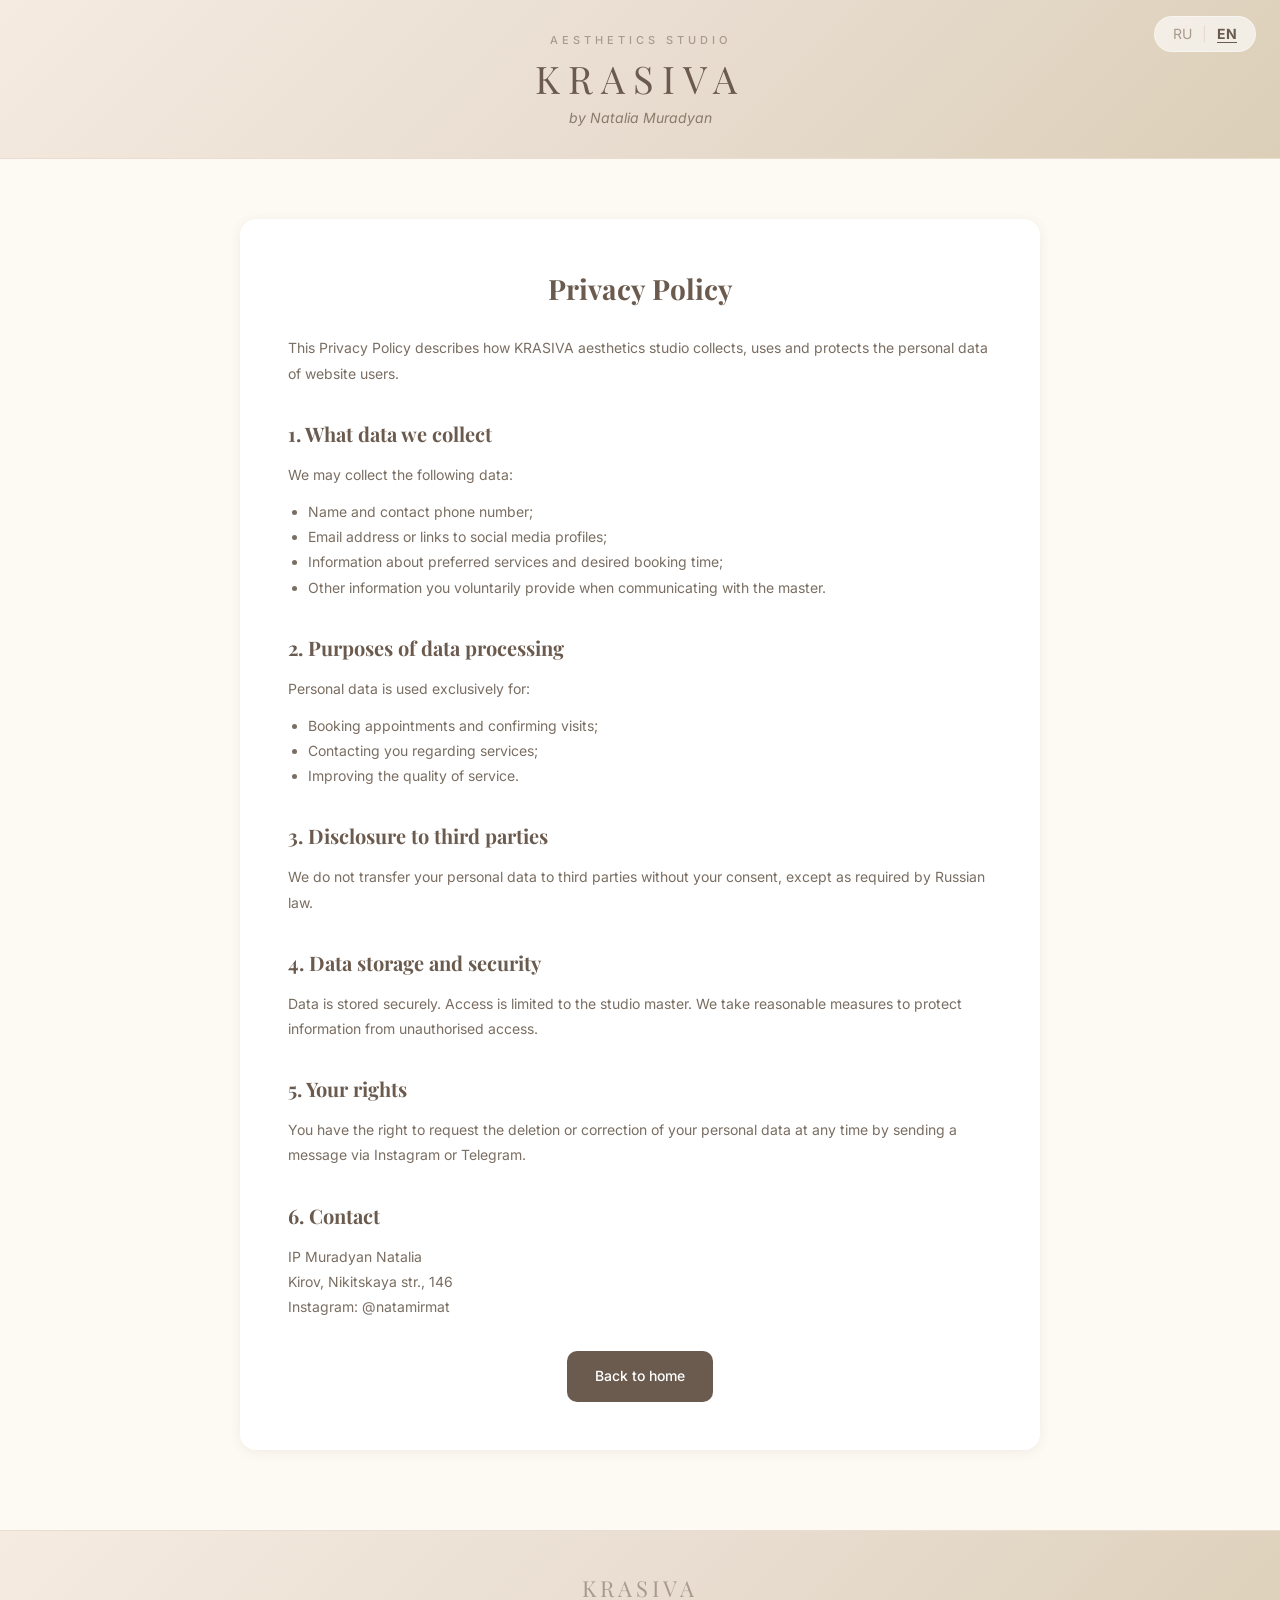
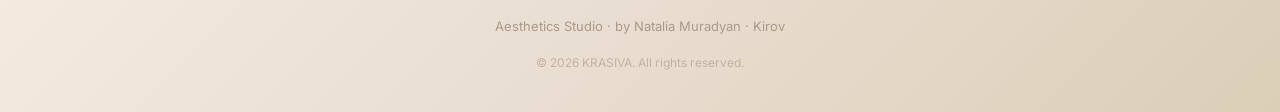
<file: privacy-en.html>
<!DOCTYPE html>
<html lang="en">
<head>
    <meta charset="UTF-8">
    
    <!-- Google Analytics 4 -->
    <script async src="https://www.googletagmanager.com/gtag/js?id=G-JXN6LR2YHV"></script>
    <script>
      window.dataLayer = window.dataLayer || [];
      function gtag(){dataLayer.push(arguments);}
      gtag('js', new Date());
      gtag('config', 'G-JXN6LR2YHV');
    </script>
    
    <meta name="viewport" content="width=device-width, initial-scale=1.0">
    <meta name="robots" content="noindex, follow">
    <title>Privacy Policy — KRASIVA</title>
    <link rel="canonical" href="https://krasiva-kirov.ru/privacy-en.html">
    <link rel="alternate" hreflang="ru" href="https://krasiva-kirov.ru/privacy.html" />
    <link rel="alternate" hreflang="en" href="https://krasiva-kirov.ru/privacy-en.html" />
    <link rel="preconnect" href="https://fonts.googleapis.com">
    <link rel="preconnect" href="https://fonts.gstatic.com" crossorigin>
    <link href="https://fonts.googleapis.com/css2?family=Playfair+Display:wght@400;600&family=Inter:wght@300;400;500&display=swap" rel="stylesheet">
    <link rel="stylesheet" href="style.css?v=8">
    <link rel="icon" type="image/png" href="logo.PNG">
    <style>
        .privacy-page { padding: 60px 0 80px; background: #fdf9f3; }
        .privacy-box { max-width: 800px; margin: 0 auto; background: #fff; padding: 48px; border-radius: 16px; box-shadow: 0 2px 12px rgba(107,91,79,0.08); }
        .privacy-box h1 { font-family: 'Playfair Display', serif; font-size: 28px; color: #6b5b4f; margin-bottom: 24px; text-align: center; }
        .privacy-box h2 { font-family: 'Playfair Display', serif; font-size: 20px; color: #6b5b4f; margin: 32px 0 12px; }
        .privacy-box p { font-size: 14px; color: #7a6e62; line-height: 1.8; margin-bottom: 12px; }
        .privacy-box ul { margin: 12px 0 12px 20px; color: #7a6e62; font-size: 14px; line-height: 1.8; }
        .privacy-back { text-align: center; margin-top: 32px; }
    </style>
</head>
<body>

    <header class="header">
        <div class="header-top">
            <div class="language-switcher">
                <a href="privacy.html" class="lang-link">RU</a>
                <span class="lang-divider">|</span>
                <a href="privacy-en.html" class="lang-link active">EN</a>
            </div>
            <div class="logo-subtitle">aesthetics studio</div>
            <h1 class="logo-title">KRASIVA</h1>
            <div class="logo-master">by Natalia Muradyan</div>
        </div>
    </header>

    <main class="privacy-page">
        <div class="container">
            <div class="privacy-box">
                <h1>Privacy Policy</h1>
                <p>This Privacy Policy describes how KRASIVA aesthetics studio collects, uses and protects the personal data of website users.</p>
                
                <h2>1. What data we collect</h2>
                <p>We may collect the following data:</p>
                <ul>
                    <li>Name and contact phone number;</li>
                    <li>Email address or links to social media profiles;</li>
                    <li>Information about preferred services and desired booking time;</li>
                    <li>Other information you voluntarily provide when communicating with the master.</li>
                </ul>

                <h2>2. Purposes of data processing</h2>
                <p>Personal data is used exclusively for:</p>
                <ul>
                    <li>Booking appointments and confirming visits;</li>
                    <li>Contacting you regarding services;</li>
                    <li>Improving the quality of service.</li>
                </ul>

                <h2>3. Disclosure to third parties</h2>
                <p>We do not transfer your personal data to third parties without your consent, except as required by Russian law.</p>

                <h2>4. Data storage and security</h2>
                <p>Data is stored securely. Access is limited to the studio master. We take reasonable measures to protect information from unauthorised access.</p>

                <h2>5. Your rights</h2>
                <p>You have the right to request the deletion or correction of your personal data at any time by sending a message via Instagram or Telegram.</p>

                <h2>6. Contact</h2>
                <p>IP Muradyan Natalia<br>
                Kirov, Nikitskaya str., 146<br>
                Instagram: @natamirmat</p>

                <div class="privacy-back">
                    <a href="en.html" class="btn btn-primary">Back to home</a>
                </div>
            </div>
        </div>
    </main>

    <footer class="footer">
        <div class="footer-logo">KRASIVA</div>
        <div class="footer-text">Aesthetics Studio · by Natalia Muradyan · Kirov</div>
        <div class="footer-copy">© 2026 KRASIVA. All rights reserved.</div>
    </footer>

</body>
</html>
</file>
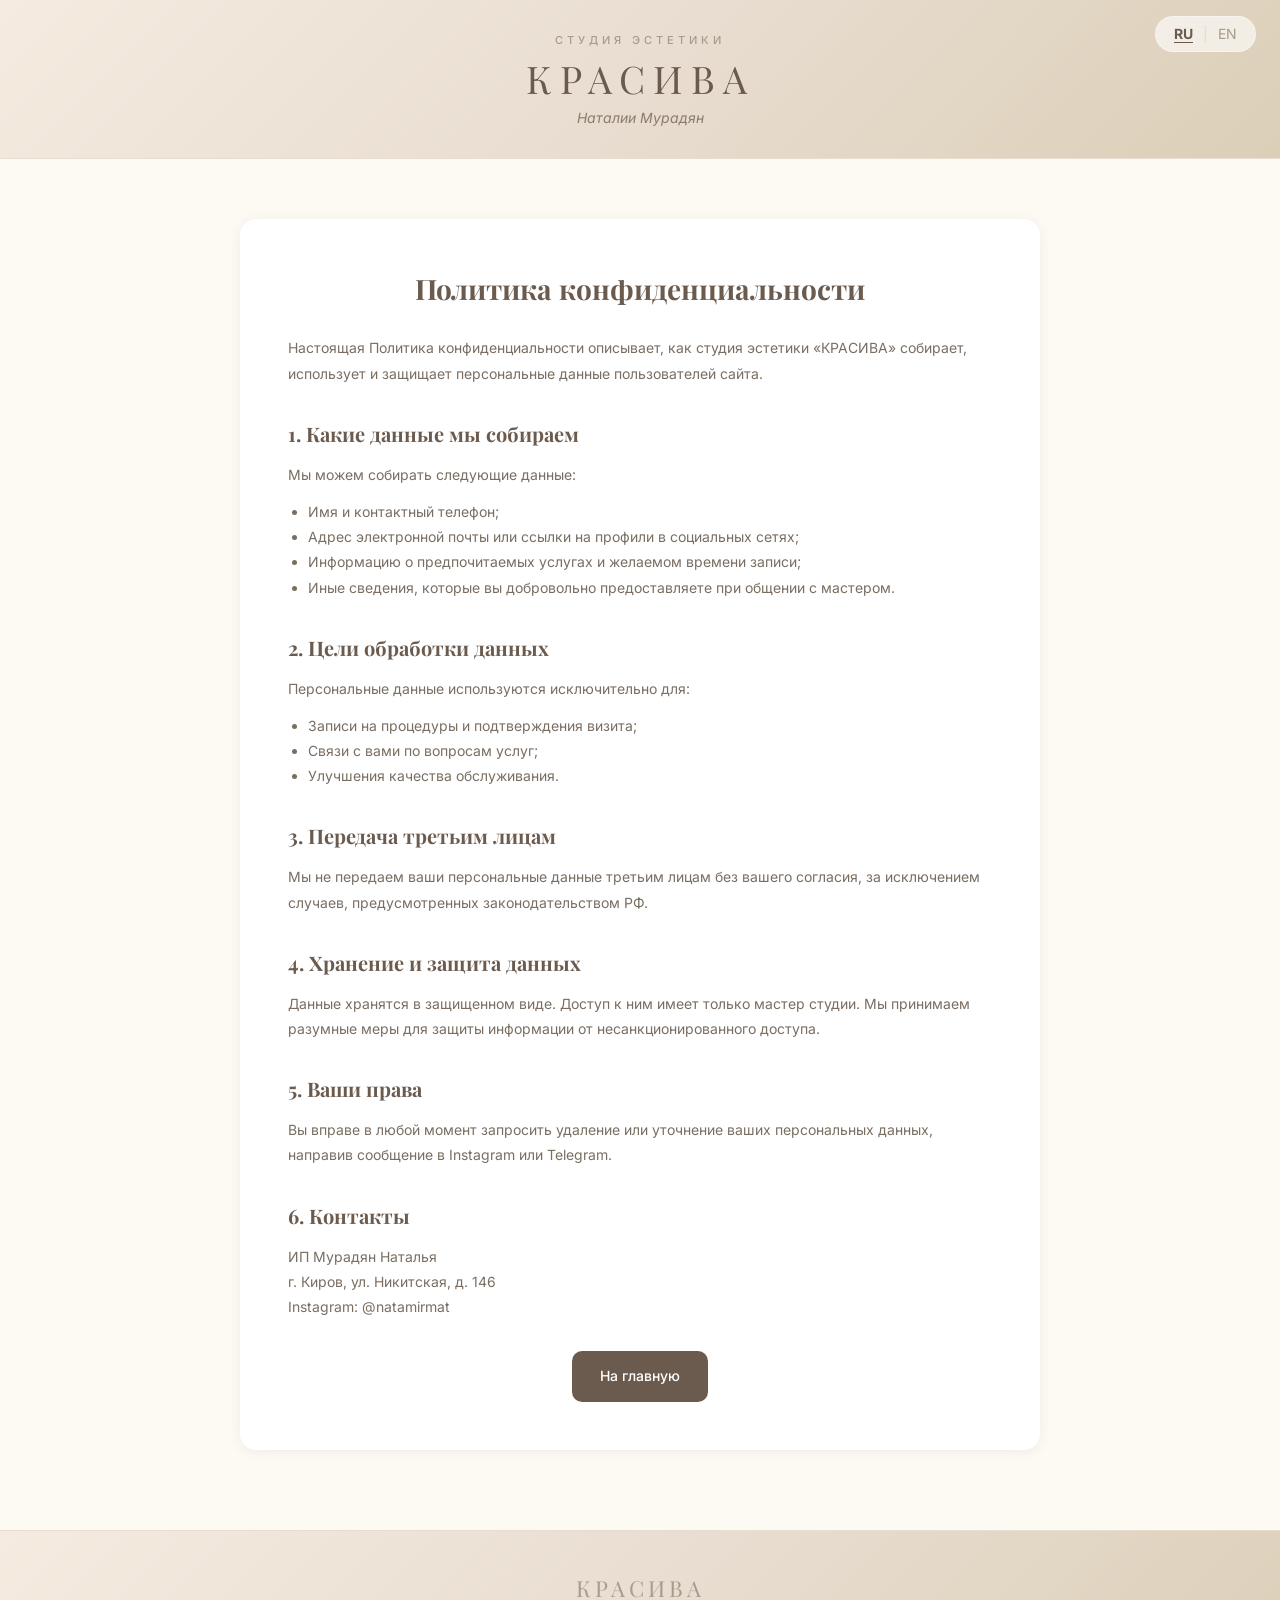
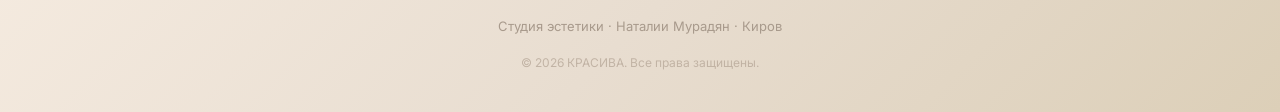
<file: privacy.html>
<!DOCTYPE html>
<html lang="ru">
<head>
    <meta charset="UTF-8">
    
    <!-- Google Analytics 4 -->
    <script async src="https://www.googletagmanager.com/gtag/js?id=G-JXN6LR2YHV"></script>
    <script>
      window.dataLayer = window.dataLayer || [];
      function gtag(){dataLayer.push(arguments);}
      gtag('js', new Date());
      gtag('config', 'G-JXN6LR2YHV');
    </script>
    
    <meta name="viewport" content="width=device-width, initial-scale=1.0">
    <meta name="robots" content="noindex, follow">
    <title>Политика конфиденциальности — КРАСИВА</title>
    <link rel="preconnect" href="https://fonts.googleapis.com">
    <link rel="preconnect" href="https://fonts.gstatic.com" crossorigin>
    <link href="https://fonts.googleapis.com/css2?family=Playfair+Display:wght@400;600&family=Inter:wght@300;400;500&display=swap" rel="stylesheet">
    <link rel="stylesheet" href="style.css?v=8">
    <link rel="icon" type="image/png" href="logo.PNG">
    <style>
        .privacy-page { padding: 60px 0 80px; background: #fdf9f3; }
        .privacy-box { max-width: 800px; margin: 0 auto; background: #fff; padding: 48px; border-radius: 16px; box-shadow: 0 2px 12px rgba(107,91,79,0.08); }
        .privacy-box h1 { font-family: 'Playfair Display', serif; font-size: 28px; color: #6b5b4f; margin-bottom: 24px; text-align: center; }
        .privacy-box h2 { font-family: 'Playfair Display', serif; font-size: 20px; color: #6b5b4f; margin: 32px 0 12px; }
        .privacy-box p { font-size: 14px; color: #7a6e62; line-height: 1.8; margin-bottom: 12px; }
        .privacy-box ul { margin: 12px 0 12px 20px; color: #7a6e62; font-size: 14px; line-height: 1.8; }
        .privacy-back { text-align: center; margin-top: 32px; }
    </style>
</head>
<body>

    <header class="header">
        <div class="header-top">
            <div class="language-switcher">
                <a href="privacy.html" class="lang-link active">RU</a>
                <span class="lang-divider">|</span>
                <a href="privacy-en.html" class="lang-link">EN</a>
            </div>
            <div class="logo-subtitle">студия эстетики</div>
            <h1 class="logo-title">КРАСИВА</h1>
            <div class="logo-master">Наталии Мурадян</div>
        </div>
    </header>

    <main class="privacy-page">
        <div class="container">
            <div class="privacy-box">
                <h1>Политика конфиденциальности</h1>
                <p>Настоящая Политика конфиденциальности описывает, как студия эстетики «КРАСИВА» собирает, использует и защищает персональные данные пользователей сайта.</p>
                
                <h2>1. Какие данные мы собираем</h2>
                <p>Мы можем собирать следующие данные:</p>
                <ul>
                    <li>Имя и контактный телефон;</li>
                    <li>Адрес электронной почты или ссылки на профили в социальных сетях;</li>
                    <li>Информацию о предпочитаемых услугах и желаемом времени записи;</li>
                    <li>Иные сведения, которые вы добровольно предоставляете при общении с мастером.</li>
                </ul>

                <h2>2. Цели обработки данных</h2>
                <p>Персональные данные используются исключительно для:</p>
                <ul>
                    <li>Записи на процедуры и подтверждения визита;</li>
                    <li>Связи с вами по вопросам услуг;</li>
                    <li>Улучшения качества обслуживания.</li>
                </ul>

                <h2>3. Передача третьим лицам</h2>
                <p>Мы не передаем ваши персональные данные третьим лицам без вашего согласия, за исключением случаев, предусмотренных законодательством РФ.</p>

                <h2>4. Хранение и защита данных</h2>
                <p>Данные хранятся в защищенном виде. Доступ к ним имеет только мастер студии. Мы принимаем разумные меры для защиты информации от несанкционированного доступа.</p>

                <h2>5. Ваши права</h2>
                <p>Вы вправе в любой момент запросить удаление или уточнение ваших персональных данных, направив сообщение в Instagram или Telegram.</p>

                <h2>6. Контакты</h2>
                <p>ИП Мурадян Наталья<br>
                г. Киров, ул. Никитская, д. 146<br>
                Instagram: @natamirmat</p>

                <div class="privacy-back">
                    <a href="index.html" class="btn btn-primary">На главную</a>
                </div>
            </div>
        </div>
    </main>

    <footer class="footer">
        <div class="footer-logo">КРАСИВА</div>
        <div class="footer-text">Студия эстетики · Наталии Мурадян · Киров</div>
        <div class="footer-copy">© 2026 КРАСИВА. Все права защищены.</div>
    </footer>

</body>
</html>
</file>
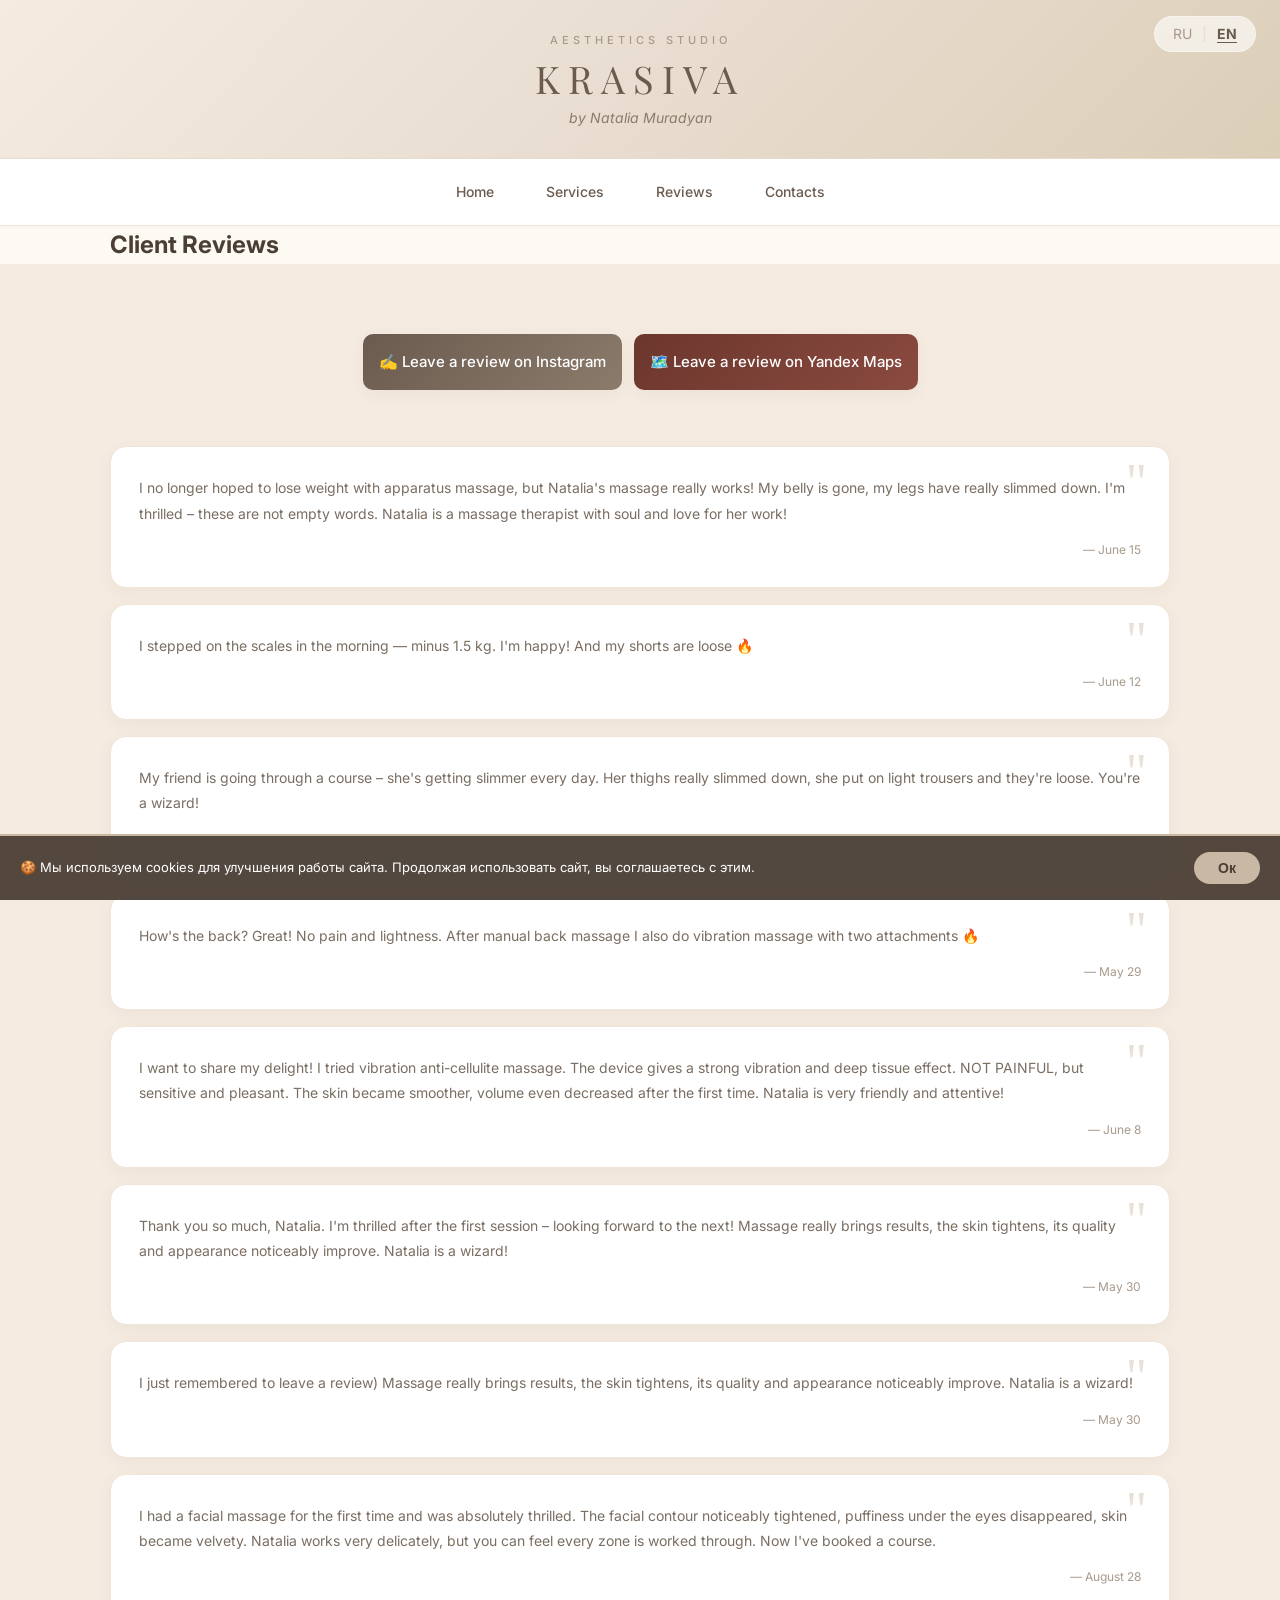
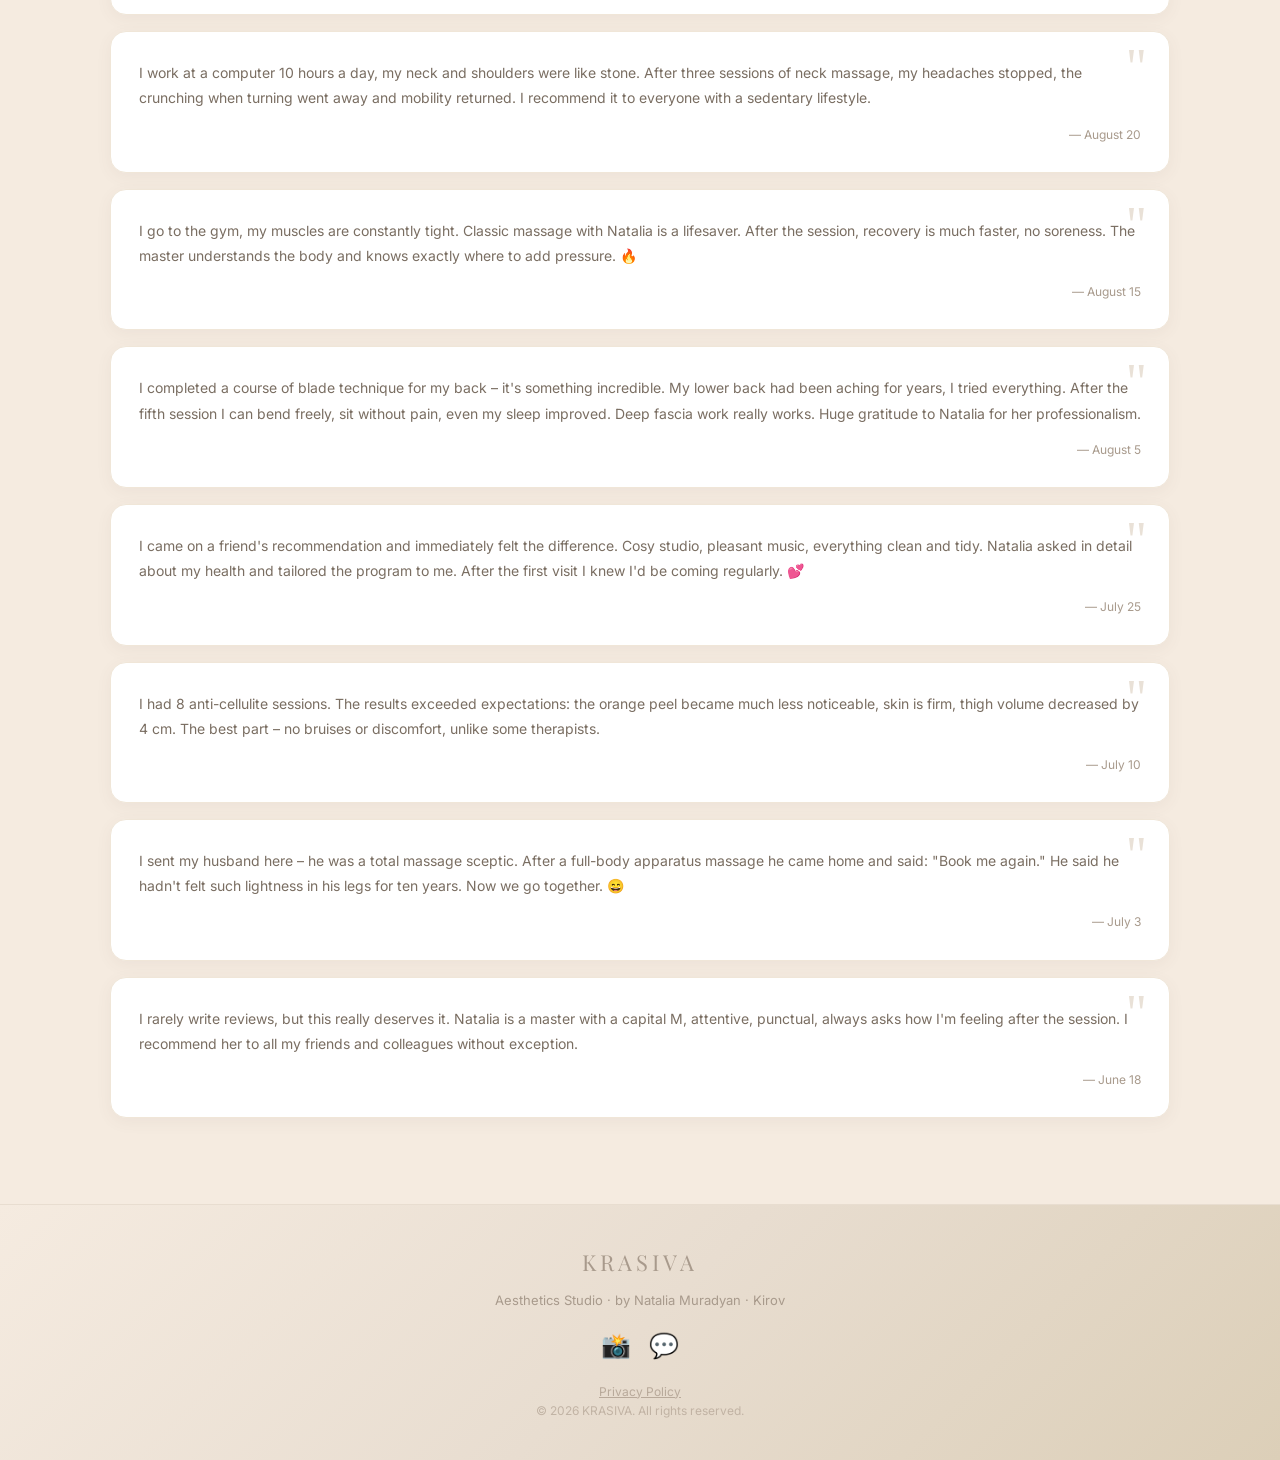
<file: reviews-en.html>
<!DOCTYPE html>
<html lang="en">
<head>
    <meta charset="UTF-8">
    
    <!-- Google Analytics 4 -->
    <script async src="https://www.googletagmanager.com/gtag/js?id=G-JXN6LR2YHV"></script>
    <script>
      window.dataLayer = window.dataLayer || [];
      function gtag(){dataLayer.push(arguments);}
      gtag('js', new Date());
      gtag('config', 'G-JXN6LR2YHV');
    </script>
    
    <meta name="viewport" content="width=device-width, initial-scale=1.0">
    <meta name="description" content="Client reviews of KRASIVA aesthetics studio in Kirov. Real results of massage from Natalia Muradyan.">
    <title>Reviews — KRASIVA | Aesthetics Studio</title>
    <link rel="canonical" href="https://krasiva-kirov.ru/reviews-en.html">
    <link rel="alternate" hreflang="ru" href="https://krasiva-kirov.ru/reviews.html" />
    <link rel="alternate" hreflang="en" href="https://krasiva-kirov.ru/reviews-en.html" />
    <meta property="og:title" content="Reviews — KRASIVA | Aesthetics Studio">
    <meta property="og:description" content="Real client reviews about massage at KRASIVA studio. Results of apparatus and anti-cellulite massage.">
    <meta property="og:type" content="website">
    <meta property="og:url" content="https://krasiva-kirov.ru/reviews-en.html">
    <meta property="og:image" content="https://krasiva-kirov.ru/natalya-portrait.jpg">

    <link rel="preconnect" href="https://fonts.googleapis.com">
    <link rel="preconnect" href="https://fonts.gstatic.com" crossorigin>
    <link href="https://fonts.googleapis.com/css2?family=Playfair+Display:wght@400;500;600&family=Inter:wght@300;400;500;600&display=swap" rel="stylesheet">

    <link rel="stylesheet" href="style.css?v=8">

    <!-- Breadcrumbs Schema.org (translated) -->
    <script type="application/ld+json">
    {
      "@context": "https://schema.org",
      "@type": "BreadcrumbList",
      "itemListElement": [
        { "@type": "ListItem", "position": 1, "name": "Home", "item": "https://krasiva-kirov.ru/en.html" },
        { "@type": "ListItem", "position": 2, "name": "Reviews", "item": "https://krasiva-kirov.ru/reviews-en.html" }
      ]
    }
    </script>

    <!-- Reviews Schema.org (translated) -->
    <script type="application/ld+json">
    {
      "@context": "https://schema.org",
      "@type": "LocalBusiness",
      "name": "KRASIVA - Aesthetics Studio",
      "aggregateRating": {
        "@type": "AggregateRating",
        "ratingValue": "5",
        "reviewCount": "15",
        "bestRating": "5"
      },
      "review": [
        {
          "@type": "Review",
          "author": { "@type": "Person", "name": "Client" },
          "reviewBody": "I no longer hoped to lose weight with apparatus massage, but Natalia's massage really works! My belly is gone, my legs have really slimmed down.",
          "reviewRating": { "@type": "Rating", "ratingValue": "5", "bestRating": "5" },
          "datePublished": "2026-06-15"
        },
        {
          "@type": "Review",
          "author": { "@type": "Person", "name": "Client" },
          "reviewBody": "I stepped on the scales in the morning — minus 1.5 kg. I'm happy! And my shorts are loose.",
          "reviewRating": { "@type": "Rating", "ratingValue": "5", "bestRating": "5" },
          "datePublished": "2026-06-12"
        }
      ]
    }
    </script>
<base target="_blank">
</head>
<body>

    <!-- HEADER -->
    <header class="header">
        <div class="header-top">
            <div class="language-switcher">
                <a href="reviews.html" class="lang-link">RU</a>
                <span class="lang-divider">|</span>
                <a href="reviews-en.html" class="lang-link active">EN</a>
            </div>
            <div class="logo-subtitle">aesthetics studio</div>
            <h1 class="logo-title">KRASIVA</h1>
            <div class="logo-master">by Natalia Muradyan</div>
        </div>
    </header>

    <!-- NAVIGATION -->
    <nav class="navbar">
        <div class="nav-container">
            <a href="en.html" class="nav-link">Home</a>
            <a href="services-en.html" class="nav-link">Services</a>
            <a href="reviews-en.html" class="nav-link active">Reviews</a>
            <a href="contacts-en.html" class="nav-link">Contacts</a>
        </div>
    </nav>

    <main>
        <section class="reviews-hero">
            <div class="container">
                <h2>Client Reviews</h2>
            </div>
        </section>

        <section class="section">
            <div class="container">
                <!-- Buttons -->
                <div class="review-buttons">
                    <a href="https://www.instagram.com/natamirmat" target="_blank" rel="noopener noreferrer" class="review-btn">✍️ Leave a review on Instagram</a>
                    <a href="https://yandex.ru/maps/org/krasiva/133185545034?si=py49vbf8kgh35bvyn9uby3wkgm" target="_blank" rel="noopener noreferrer" class="review-btn review-btn-yandex">🗺️ Leave a review on Yandex Maps</a>
                </div>

                <!-- ALL REVIEWS (translated) -->
                <div class="review-card">
                    <div class="review-quote">"</div>
                    <p class="review-text">I no longer hoped to lose weight with apparatus massage, but Natalia's massage really works! My belly is gone, my legs have really slimmed down. I'm thrilled – these are not empty words. Natalia is a massage therapist with soul and love for her work!</p>
                    <div class="review-date">— June 15</div>
                </div>

                <div class="review-card">
                    <div class="review-quote">"</div>
                    <p class="review-text">I stepped on the scales in the morning — minus 1.5 kg. I'm happy! And my shorts are loose 🔥</p>
                    <div class="review-date">— June 12</div>
                </div>

                <div class="review-card">
                    <div class="review-quote">"</div>
                    <p class="review-text">My friend is going through a course – she's getting slimmer every day. Her thighs really slimmed down, she put on light trousers and they're loose. You're a wizard!</p>
                    <div class="review-date">— June 2</div>
                </div>

                <div class="review-card">
                    <div class="review-quote">"</div>
                    <p class="review-text">How's the back? Great! No pain and lightness. After manual back massage I also do vibration massage with two attachments 🔥</p>
                    <div class="review-date">— May 29</div>
                </div>

                <div class="review-card">
                    <div class="review-quote">"</div>
                    <p class="review-text">I want to share my delight! I tried vibration anti-cellulite massage. The device gives a strong vibration and deep tissue effect. NOT PAINFUL, but sensitive and pleasant. The skin became smoother, volume even decreased after the first time. Natalia is very friendly and attentive!</p>
                    <div class="review-date">— June 8</div>
                </div>

                <div class="review-card">
                    <div class="review-quote">"</div>
                    <p class="review-text">Thank you so much, Natalia. I'm thrilled after the first session – looking forward to the next! Massage really brings results, the skin tightens, its quality and appearance noticeably improve. Natalia is a wizard!</p>
                    <div class="review-date">— May 30</div>
                </div>

                <div class="review-card">
                    <div class="review-quote">"</div>
                    <p class="review-text">I just remembered to leave a review) Massage really brings results, the skin tightens, its quality and appearance noticeably improve. Natalia is a wizard!</p>
                    <div class="review-date">— May 30</div>
                </div>

                <div class="review-card">
                    <div class="review-quote">"</div>
                    <p class="review-text">I had a facial massage for the first time and was absolutely thrilled. The facial contour noticeably tightened, puffiness under the eyes disappeared, skin became velvety. Natalia works very delicately, but you can feel every zone is worked through. Now I've booked a course.</p>
                    <div class="review-date">— August 28</div>
                </div>

                <div class="review-card">
                    <div class="review-quote">"</div>
                    <p class="review-text">I work at a computer 10 hours a day, my neck and shoulders were like stone. After three sessions of neck massage, my headaches stopped, the crunching when turning went away and mobility returned. I recommend it to everyone with a sedentary lifestyle.</p>
                    <div class="review-date">— August 20</div>
                </div>

                <div class="review-card">
                    <div class="review-quote">"</div>
                    <p class="review-text">I go to the gym, my muscles are constantly tight. Classic massage with Natalia is a lifesaver. After the session, recovery is much faster, no soreness. The master understands the body and knows exactly where to add pressure. 🔥</p>
                    <div class="review-date">— August 15</div>
                </div>

                <div class="review-card">
                    <div class="review-quote">"</div>
                    <p class="review-text">I completed a course of blade technique for my back – it's something incredible. My lower back had been aching for years, I tried everything. After the fifth session I can bend freely, sit without pain, even my sleep improved. Deep fascia work really works. Huge gratitude to Natalia for her professionalism.</p>
                    <div class="review-date">— August 5</div>
                </div>

                <div class="review-card">
                    <div class="review-quote">"</div>
                    <p class="review-text">I came on a friend's recommendation and immediately felt the difference. Cosy studio, pleasant music, everything clean and tidy. Natalia asked in detail about my health and tailored the program to me. After the first visit I knew I'd be coming regularly. 💕</p>
                    <div class="review-date">— July 25</div>
                </div>

                <div class="review-card">
                    <div class="review-quote">"</div>
                    <p class="review-text">I had 8 anti-cellulite sessions. The results exceeded expectations: the orange peel became much less noticeable, skin is firm, thigh volume decreased by 4 cm. The best part – no bruises or discomfort, unlike some therapists.</p>
                    <div class="review-date">— July 10</div>
                </div>

                <div class="review-card">
                    <div class="review-quote">"</div>
                    <p class="review-text">I sent my husband here – he was a total massage sceptic. After a full-body apparatus massage he came home and said: "Book me again." He said he hadn't felt such lightness in his legs for ten years. Now we go together. 😄</p>
                    <div class="review-date">— July 3</div>
                </div>

                <div class="review-card">
                    <div class="review-quote">"</div>
                    <p class="review-text">I rarely write reviews, but this really deserves it. Natalia is a master with a capital M, attentive, punctual, always asks how I'm feeling after the session. I recommend her to all my friends and colleagues without exception.</p>
                    <div class="review-date">— June 18</div>
                </div>

            </div>
        </section>
    </main>

    <!-- FOOTER -->
    <footer class="footer">
        <div class="footer-logo">KRASIVA</div>
        <div class="footer-text">Aesthetics Studio · by Natalia Muradyan · Kirov</div>
        <div class="footer-socials">
            <a href="https://www.instagram.com/natamirmat" target="_blank" rel="noopener noreferrer" class="footer-social" aria-label="Instagram">📸</a>
            <a href="https://vk.ru/id578712934" target="_blank" rel="noopener noreferrer" class="footer-social" aria-label="VKontakte">💬</a>
        </div>
        <div style="margin-top:12px;font-size:12px;color:#b8a99a;">
            <a href="privacy-en.html" style="text-decoration:underline;">Privacy Policy</a>
        </div>
        <div class="footer-copy">© 2026 KRASIVA. All rights reserved.</div>
    </footer>

    <script src="script.js?v=2"></script>

    <!-- MODAL (translated) -->
    <div class="modal-overlay" id="bookingModal">
        <div class="modal-content">
            <button class="modal-close" id="modalClose">&times;</button>
            <h3 class="modal-title">Book a massage</h3>
            <form class="booking-form" id="bookingForm">
                <div class="form-group">
                    <label for="clientName">Your name</label>
                    <input type="text" id="clientName" name="name" required placeholder="e.g. Anna">
                </div>
                <div class="form-group">
                    <label for="clientPhone">Phone</label>
                    <input type="tel" id="clientPhone" name="phone" required placeholder="+7 (___) ___-__-__" pattern="[\+]?[0-9\s\-\(\)]+">
                </div>
                <div class="form-group">
                    <label for="clientService">Service</label>
                    <select id="clientService" name="service" required>
                        <option value="" disabled selected>Choose a service</option>
                        <option value="Аппаратный массаж">Apparatus massage — 2,200 ₽</option>
                        <option value="Классический массаж">Classic massage — 2,200 ₽</option>
                        <option value="Массаж лица">Face massage — 1,400 ₽</option>
                        <option value="Антицеллюлитный массаж">Anti-cellulite massage — 2,200 ₽</option>
                        <option value="Массаж спины">Back massage — 1,900 ₽</option>
                        <option value="Шейно-воротниковый">Neck & shoulder — 1,400 ₽</option>
                        <option value="Блейдд техника">Blade technique — 2,500 ₽</option>
                    </select>
                </div>
                <div class="form-group">
                    <label for="clientDate">Preferred date</label>
                    <input type="date" id="clientDate" name="date" required>
                </div>
                <div class="form-group">
                    <label for="clientTime">Preferred time</label>
                    <input type="time" id="clientTime" name="time" required>
                </div>
                <button type="submit" class="btn btn-primary btn-large">Book</button>
                <p class="form-note">After submission you'll be redirected to Instagram</p>
            </form>
        </div>
    </div>

</body>
</html>
</file>
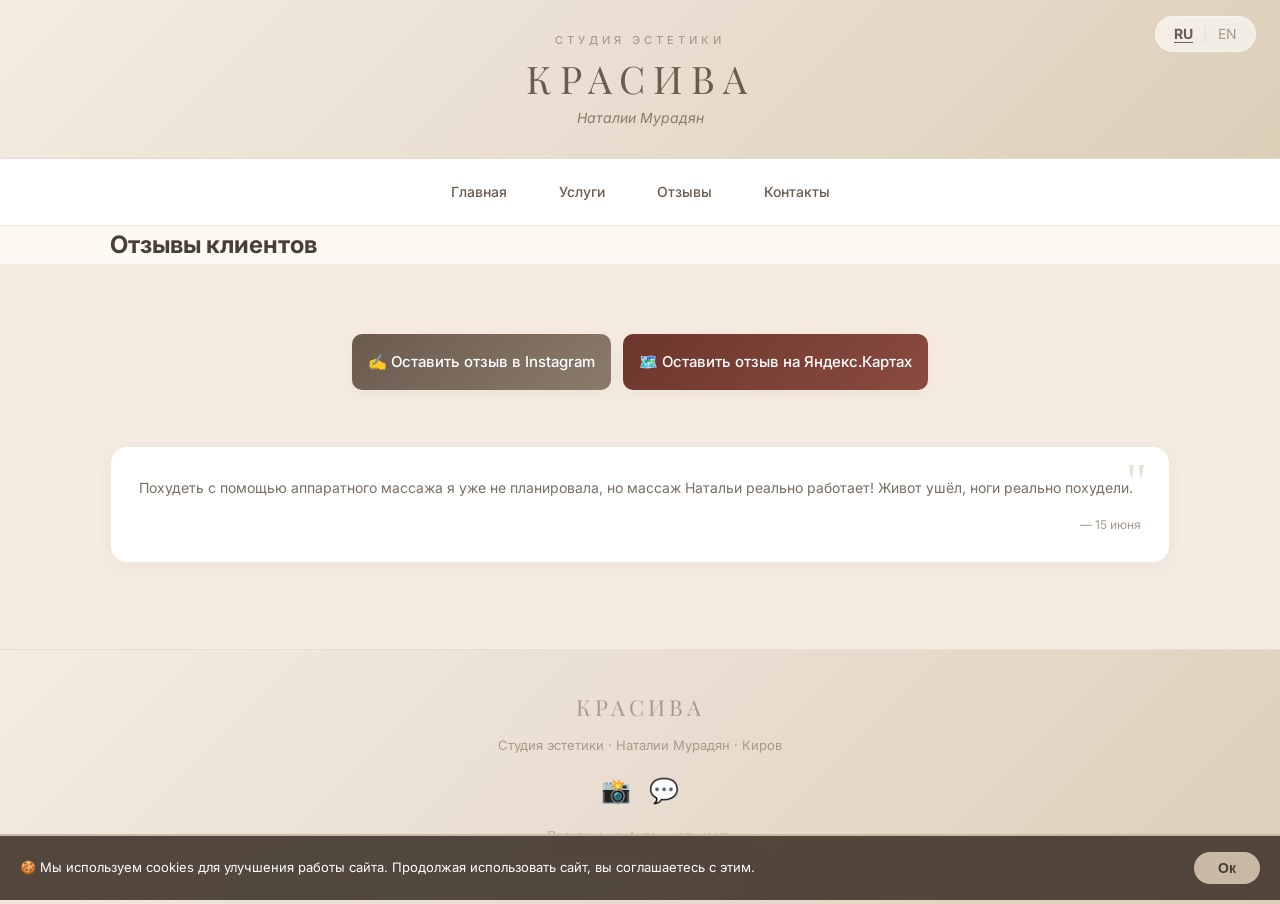
<file: reviews.html>
<!DOCTYPE html>
<html lang="ru">
<head>
    <meta charset="UTF-8">
    
    <!-- Google Analytics 4 -->
    <script async src="https://www.googletagmanager.com/gtag/js?id=G-JXN6LR2YHV"></script>
    <script>
      window.dataLayer = window.dataLayer || [];
      function gtag(){dataLayer.push(arguments);}
      gtag('js', new Date());
      gtag('config', 'G-JXN6LR2YHV');
    </script>
    
    <meta name="viewport" content="width=device-width, initial-scale=1.0">
    <meta name="description" content="Отзывы клиентов студии эстетики КРАСИВА в Кирове. Реальные результаты массажа от Наталии Мурадян.">
    <title>Отзывы — КРАСИВА | Студия эстетики</title>
    <link rel="canonical" href="https://krasiva-kirov.ru/reviews.html">
    <meta name="keywords" content="отзывы массаж киров, массажист киров отзывы, антицеллюлитный массаж отзывы, аппаратный массаж результат">
    <meta property="og:title" content="Отзывы — КРАСИВА | Студия эстетики">
    <meta property="og:description" content="Реальные отзывы клиентов о массаже в студии КРАСИВА. Результаты аппаратного и антицеллюлитного массажа.">
    <meta property="og:type" content="website">
    <meta property="og:url" content="https://krasiva-kirov.ru/reviews.html">
    <meta property="og:image" content="https://krasiva-kirov.ru/natalya-portrait.jpg">

    <link rel="preconnect" href="https://fonts.googleapis.com">
    <link rel="preconnect" href="https://fonts.gstatic.com" crossorigin>
    <link href="https://fonts.googleapis.com/css2?family=Playfair+Display:wght@400;500;600&family=Inter:wght@300;400;500;600&display=swap" rel="stylesheet">

    <link rel="stylesheet" href="style.css?v=8">

    <!-- Breadcrumbs Schema.org -->
    <script type="application/ld+json">
    {
      "@context": "https://schema.org",
      "@type": "BreadcrumbList",
      "itemListElement": [
        { "@type": "ListItem", "position": 1, "name": "Главная", "item": "https://krasiva-kirov.ru/" },
        { "@type": "ListItem", "position": 2, "name": "Отзывы", "item": "https://krasiva-kirov.ru/reviews.html" }
      ]
    }
    </script>

    <!-- Reviews Schema.org -->
    <script type="application/ld+json">
    {
      "@context": "https://schema.org",
      "@type": "LocalBusiness",
      "name": "КРАСИВА - Студия эстетики",
      "aggregateRating": {
        "@type": "AggregateRating",
        "ratingValue": "5",
        "reviewCount": "15",
        "bestRating": "5"
      },
      "review": [
        {
          "@type": "Review",
          "author": { "@type": "Person", "name": "Клиент" },
          "reviewBody": "Похудеть с помощью аппаратного массажа я уже не планировала, но массаж Натальи реально работает! Живот ушёл, ноги реально похудели.",
          "reviewRating": { "@type": "Rating", "ratingValue": "5", "bestRating": "5" },
          "datePublished": "2026-06-15"
        },
        {
          "@type": "Review",
          "author": { "@type": "Person", "name": "Клиент" },
          "reviewBody": "Утром встала на весы — минус 1,5 кг. Я счастлива! И шорты стали свободными.",
          "reviewRating": { "@type": "Rating", "ratingValue": "5", "bestRating": "5" },
          "datePublished": "2026-06-12"
        }
      ]
    }
    </script>
<base target="_blank">
</head>
<body>

    <!-- ШАПКА -->
    <header class="header">
        <div class="header-top">
            <div class="language-switcher">
                <a href="reviews.html" class="lang-link active">RU</a>
                <span class="lang-divider">|</span>
                <a href="reviews-en.html" class="lang-link">EN</a>
            </div>
            <div class="logo-subtitle">студия эстетики</div>
            <h1 class="logo-title">КРАСИВА</h1>
            <div class="logo-master">Наталии Мурадян</div>
        </div>
    </header>

    <!-- НАВИГАЦИЯ -->
    <nav class="navbar">
        <div class="nav-container">
            <a href="index.html" class="nav-link">Главная</a>
            <a href="services.html" class="nav-link">Услуги</a>
            <a href="reviews.html" class="nav-link active">Отзывы</a>
            <a href="contacts.html" class="nav-link">Контакты</a>
        </div>
    </nav>

    <main>
        <section class="reviews-hero">
            <div class="container">
                <h2>Отзывы клиентов</h2>
            </div>
        </section>

        <section class="section">
            <div class="container">
                <!-- Кнопки -->
                <div class="review-buttons">
                    <a href="https://www.instagram.com/natamirmat" target="_blank" rel="noopener noreferrer" class="review-btn">✍️ Оставить отзыв в Instagram</a>
                    <a href="https://yandex.ru/maps/org/krasiva/133185545034?si=py49vbf8kgh35bvyn9uby3wkgm" target="_blank" rel="noopener noreferrer" class="review-btn review-btn-yandex">🗺️ Оставить отзыв на Яндекс.Картах</a>
                </div>

                <!-- Ваши отзывы (оставьте как есть, их много) -->
                <div class="review-card">
                    <div class="review-quote">"</div>
                    <p class="review-text">Похудеть с помощью аппаратного массажа я уже не планировала, но массаж Натальи реально работает! Живот ушёл, ноги реально похудели.</p>
                    <div class="review-date">— 15 июня</div>
                </div>
                <!-- ... остальные отзывы ... -->
            </div>
        </section>
    </main>

    <!-- ФУТЕР -->
    <footer class="footer">
        <div class="footer-logo">КРАСИВА</div>
        <div class="footer-text">Студия эстетики · Наталии Мурадян · Киров</div>
        <div class="footer-socials">
            <a href="https://www.instagram.com/natamirmat" target="_blank" rel="noopener noreferrer" class="footer-social" aria-label="Instagram">📸</a>
            <a href="https://vk.ru/id578712934" target="_blank" rel="noopener noreferrer" class="footer-social" aria-label="ВКонтакте">💬</a>
        </div>
        <div style="margin-top: 12px; font-size: 12px; color: #b8a99a;">
            <a href="privacy.html" style="text-decoration: underline;">Политика конфиденциальности</a>
        </div>
        <div class="footer-copy">© 2026 КРАСИВА. Все права защищены.</div>
    </footer>

    <script src="script.js?v=2"></script>

    <!-- МОДАЛЬНОЕ ОКНО ЗАПИСИ (с добавленным временем) -->
    <div class="modal-overlay" id="bookingModal">
        <div class="modal-content">
            <button class="modal-close" id="modalClose">&times;</button>
            <h3 class="modal-title">Запись на массаж</h3>
            <form class="booking-form" id="bookingForm">
                <div class="form-group">
                    <label for="clientName">Ваше имя</label>
                    <input type="text" id="clientName" name="name" required placeholder="Например, Анна">
                </div>
                <div class="form-group">
                    <label for="clientPhone">Телефон</label>
                    <input type="tel" id="clientPhone" name="phone" required placeholder="+7 (___) ___-__-__" pattern="[\+]?[0-9\s\-\(\)]+">
                </div>
                <div class="form-group">
                    <label for="clientService">Услуга</label>
                    <select id="clientService" name="service" required>
                        <option value="" disabled selected>Выберите услугу</option>
                        <option value="Аппаратный массаж">Аппаратный массаж — 2 200 ₽</option>
                        <option value="Классический массаж">Классический массаж — 2 200 ₽</option>
                        <option value="Массаж лица">Массаж лица — 1 400 ₽</option>
                        <option value="Антицеллюлитный массаж">Антицеллюлитный массаж — 2 200 ₽</option>
                        <option value="Массаж спины">Массаж спины — 1 900 ₽</option>
                        <option value="Шейно-воротниковый">Шейно-воротниковый — 1 400 ₽</option>
                        <option value="Блейдд техника">Блейдд техника — 2 500 ₽</option>
                    </select>
                </div>
                <div class="form-group">
                    <label for="clientDate">Желаемая дата</label>
                    <input type="date" id="clientDate" name="date" required>
                </div>
                <!-- ✅ ДОБАВЛЕНО ВРЕМЯ -->
                <div class="form-group">
                    <label for="clientTime">Желаемое время</label>
                    <input type="time" id="clientTime" name="time" required>
                </div>
                <button type="submit" class="btn btn-primary btn-large">Записаться</button>
                <p class="form-note">После отправки вы будете перенаправлены в Instagram</p>
            </form>
        </div>
    </div>

</body>
</html>
</file>
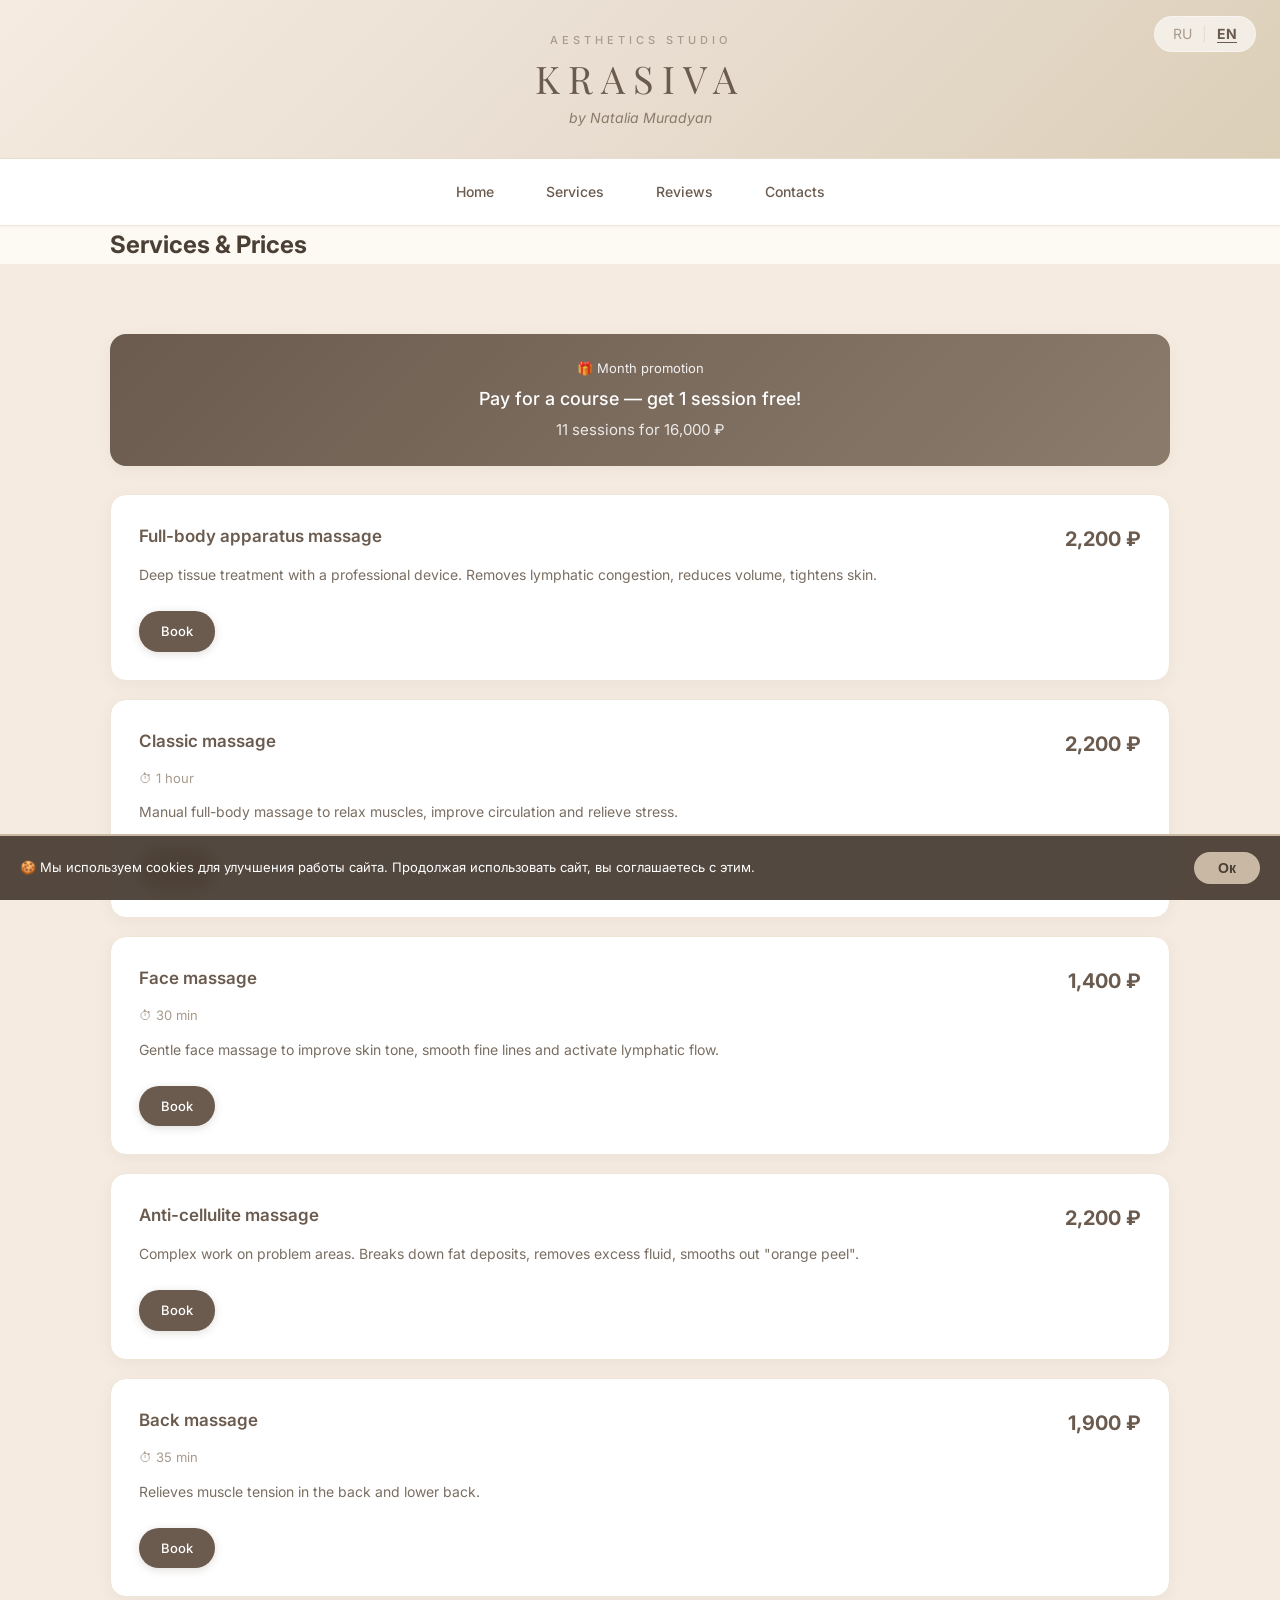
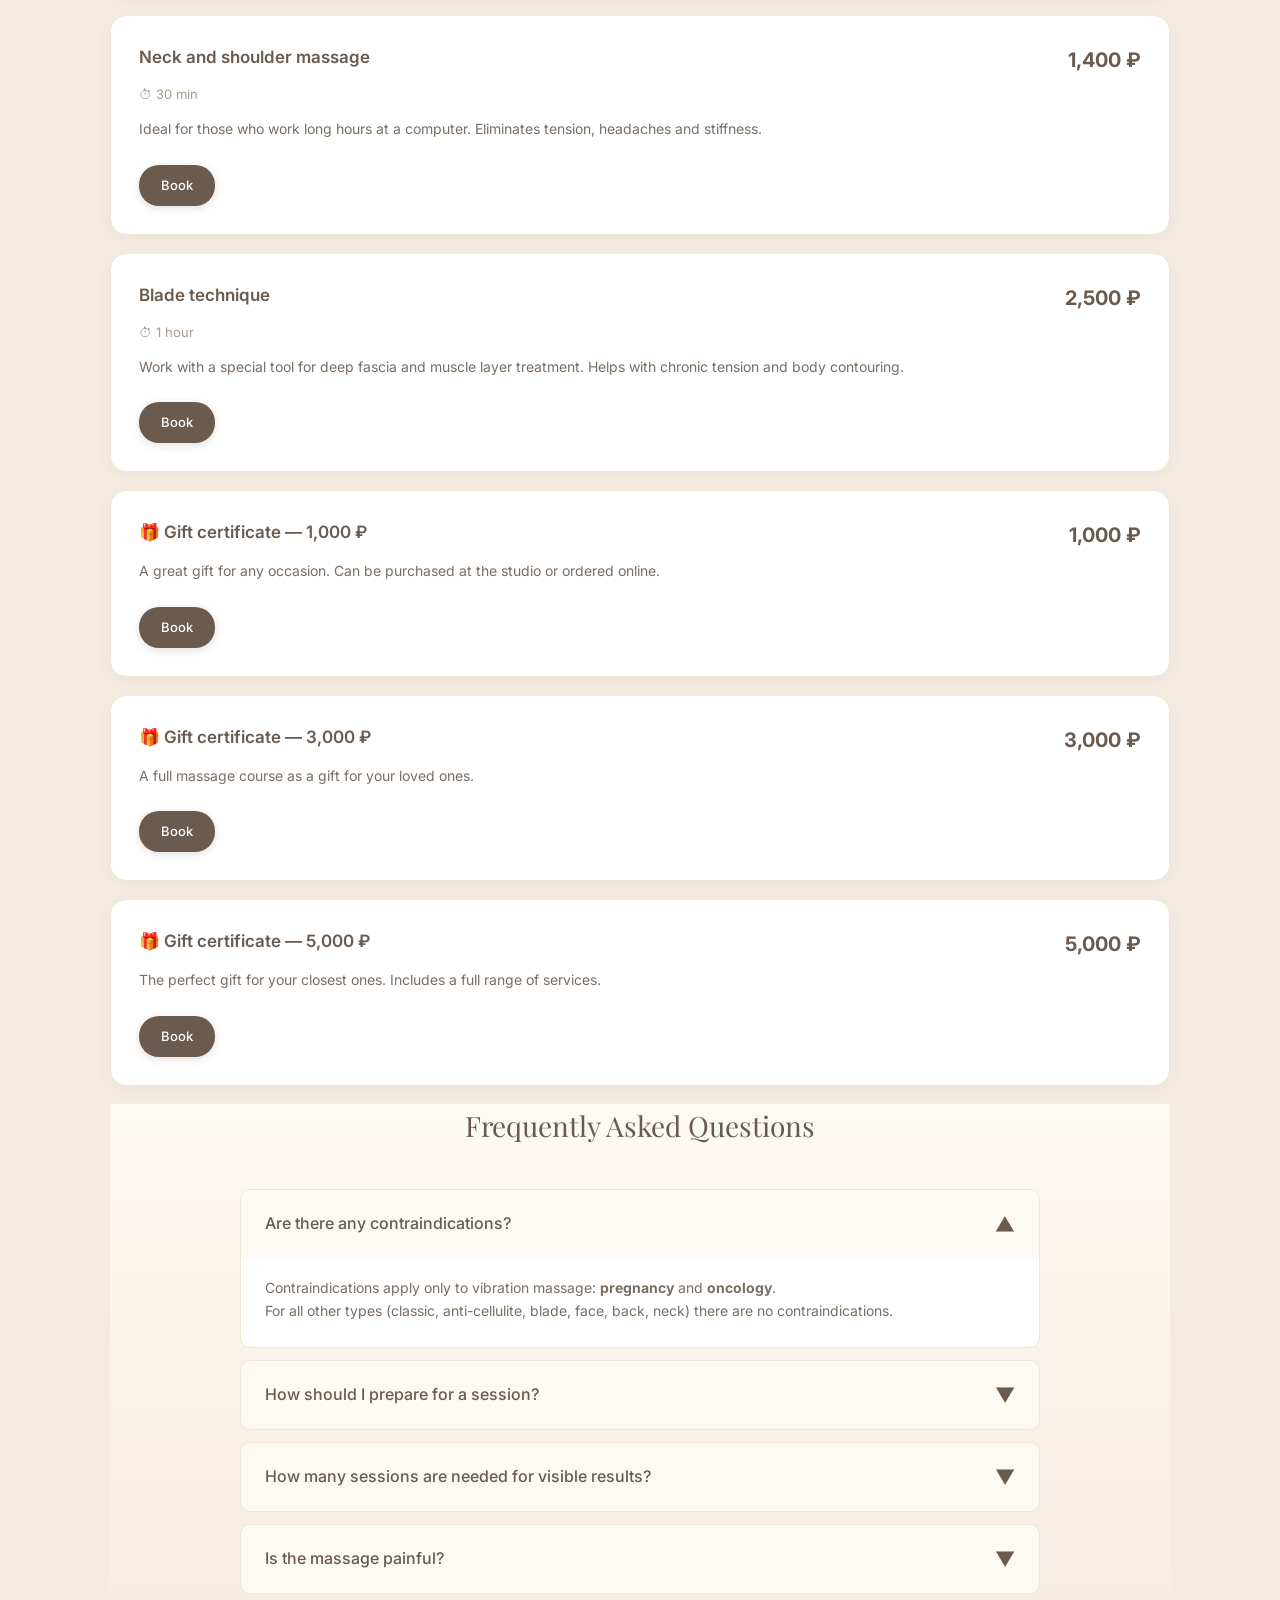
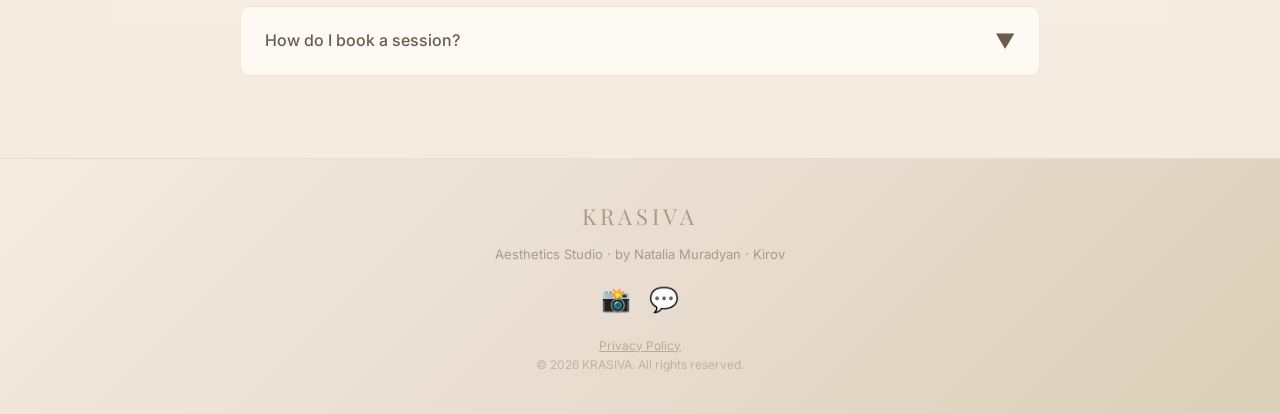
<file: services-en.html>
<!DOCTYPE html>
<html lang="en">
<head>
    <meta charset="UTF-8">
    
    <!-- Google Analytics 4 -->
    <script async src="https://www.googletagmanager.com/gtag/js?id=G-JXN6LR2YHV"></script>
    <script>
      window.dataLayer = window.dataLayer || [];
      function gtag(){dataLayer.push(arguments);}
      gtag('js', new Date());
      gtag('config', 'G-JXN6LR2YHV');
    </script>
    
    <meta name="viewport" content="width=device-width, initial-scale=1.0">
    <meta name="description" content="Services and prices of KRASIVA aesthetics studio in Kirov. Apparatus, classic, anti-cellulite massage and blade technique.">
    <title>Services & Prices — KRASIVA</title>
    <link rel="canonical" href="https://krasiva-kirov.ru/services-en.html">
    <link rel="alternate" hreflang="ru" href="https://krasiva-kirov.ru/services.html" />
    <link rel="alternate" hreflang="en" href="https://krasiva-kirov.ru/services-en.html" />
    <link rel="preconnect" href="https://fonts.googleapis.com">
    <link rel="preconnect" href="https://fonts.gstatic.com" crossorigin>
    <link href="https://fonts.googleapis.com/css2?family=Playfair+Display:wght@400;500;600&family=Inter:wght@300;400;500;600&display=swap" rel="stylesheet">
    <link rel="stylesheet" href="style.css?v=15">
    <link rel="icon" type="image/png" href="logo.PNG">
    <base target="_blank">
</head>
<body>

    <header class="header">
        <div class="header-top">
            <div class="language-switcher">
                <a href="services.html" class="lang-link">RU</a>
                <span class="lang-divider">|</span>
                <a href="services-en.html" class="lang-link active">EN</a>
            </div>
            <div class="logo-subtitle">aesthetics studio</div>
            <h1 class="logo-title">KRASIVA</h1>
            <div class="logo-master">by Natalia Muradyan</div>
        </div>
    </header>

    <nav class="navbar">
        <div class="nav-container">
            <a href="en.html" class="nav-link">Home</a>
            <a href="services-en.html" class="nav-link active">Services</a>
            <a href="reviews-en.html" class="nav-link">Reviews</a>
            <a href="contacts-en.html" class="nav-link">Contacts</a>
        </div>
    </nav>

    <main>
        <section class="services-hero">
            <div class="container">
                <h2>Services & Prices</h2>
            </div>
        </section>

        <section class="section">
            <div class="container">
                <div class="promo-banner">
                    <div class="promo-banner-sub">🎁 Month promotion</div>
                    <div class="promo-banner-title">Pay for a course — get 1 session free!</div>
                    <div class="promo-banner-price">11 sessions for 16,000 ₽</div>
                </div>

                <!-- ===== SERVICES ===== -->
                <div class="service-card">
                    <div class="service-header">
                        <div class="service-name">Full-body apparatus massage</div>
                        <div class="service-price">2,200 ₽</div>
                    </div>
                    <div class="service-desc">Deep tissue treatment with a professional device. Removes lymphatic congestion, reduces volume, tightens skin.</div>
                    <a href="#" class="btn btn-small js-open-modal" data-service="Аппаратный массаж">Book</a>
                </div>

                <div class="service-card">
                    <div class="service-header">
                        <div class="service-name">Classic massage</div>
                        <div class="service-price">2,200 ₽</div>
                    </div>
                    <div class="service-time">⏱ 1 hour</div>
                    <div class="service-desc">Manual full-body massage to relax muscles, improve circulation and relieve stress.</div>
                    <a href="#" class="btn btn-small js-open-modal" data-service="Классический массаж">Book</a>
                </div>

                <div class="service-card">
                    <div class="service-header">
                        <div class="service-name">Face massage</div>
                        <div class="service-price">1,400 ₽</div>
                    </div>
                    <div class="service-time">⏱ 30 min</div>
                    <div class="service-desc">Gentle face massage to improve skin tone, smooth fine lines and activate lymphatic flow.</div>
                    <a href="#" class="btn btn-small js-open-modal" data-service="Массаж лица">Book</a>
                </div>

                <div class="service-card">
                    <div class="service-header">
                        <div class="service-name">Anti-cellulite massage</div>
                        <div class="service-price">2,200 ₽</div>
                    </div>
                    <div class="service-desc">Complex work on problem areas. Breaks down fat deposits, removes excess fluid, smooths out "orange peel".</div>
                    <a href="#" class="btn btn-small js-open-modal" data-service="Антицеллюлитный массаж">Book</a>
                </div>

                <div class="service-card">
                    <div class="service-header">
                        <div class="service-name">Back massage</div>
                        <div class="service-price">1,900 ₽</div>
                    </div>
                    <div class="service-time">⏱ 35 min</div>
                    <div class="service-desc">Relieves muscle tension in the back and lower back.</div>
                    <a href="#" class="btn btn-small js-open-modal" data-service="Массаж спины">Book</a>
                </div>

                <div class="service-card">
                    <div class="service-header">
                        <div class="service-name">Neck and shoulder massage</div>
                        <div class="service-price">1,400 ₽</div>
                    </div>
                    <div class="service-time">⏱ 30 min</div>
                    <div class="service-desc">Ideal for those who work long hours at a computer. Eliminates tension, headaches and stiffness.</div>
                    <a href="#" class="btn btn-small js-open-modal" data-service="Шейно-воротниковый">Book</a>
                </div>

                <div class="service-card">
                    <div class="service-header">
                        <div class="service-name">Blade technique</div>
                        <div class="service-price">2,500 ₽</div>
                    </div>
                    <div class="service-time">⏱ 1 hour</div>
                    <div class="service-desc">Work with a special tool for deep fascia and muscle layer treatment. Helps with chronic tension and body contouring.</div>
                    <a href="#" class="btn btn-small js-open-modal" data-service="Блейдд техника">Book</a>
                </div>

                <!-- GIFT CERTIFICATES -->
                <div class="service-card">
                    <div class="service-header">
                        <div class="service-name">🎁 Gift certificate — 1,000 ₽</div>
                        <div class="service-price">1,000 ₽</div>
                    </div>
                    <div class="service-desc">A great gift for any occasion. Can be purchased at the studio or ordered online.</div>
                    <a href="#" class="btn btn-small js-open-modal" data-service="Подарочный сертификат 1000 ₽">Book</a>
                </div>

                <div class="service-card">
                    <div class="service-header">
                        <div class="service-name">🎁 Gift certificate — 3,000 ₽</div>
                        <div class="service-price">3,000 ₽</div>
                    </div>
                    <div class="service-desc">A full massage course as a gift for your loved ones.</div>
                    <a href="#" class="btn btn-small js-open-modal" data-service="Подарочный сертификат 3000 ₽">Book</a>
                </div>

                <div class="service-card">
                    <div class="service-header">
                        <div class="service-name">🎁 Gift certificate — 5,000 ₽</div>
                        <div class="service-price">5,000 ₽</div>
                    </div>
                    <div class="service-desc">The perfect gift for your closest ones. Includes a full range of services.</div>
                    <a href="#" class="btn btn-small js-open-modal" data-service="Подарочный сертификат 5000 ₽">Book</a>
                </div>

                <!-- ===== FAQ (translated) ===== -->
                <section class="faq-section" id="faq">
                    <div class="container" style="max-width:100%; padding:0;">
                        <h2 class="section-title">Frequently Asked Questions</h2>
                        <div class="faq-list">
                            <div class="faq-item active">
                                <div class="faq-question">
                                    <span>Are there any contraindications?</span>
                                    <span class="faq-icon">▼</span>
                                </div>
                                <div class="faq-answer">
                                    <p>Contraindications apply only to vibration massage: <strong>pregnancy</strong> and <strong>oncology</strong>.</p>
                                    <p>For all other types (classic, anti-cellulite, blade, face, back, neck) there are no contraindications.</p>
                                </div>
                            </div>
                            <div class="faq-item">
                                <div class="faq-question">
                                    <span>How should I prepare for a session?</span>
                                    <span class="faq-icon">▼</span>
                                </div>
                                <div class="faq-answer">
                                    <p>It's best to come with clean skin, avoid heavy meals 1–2 hours before. Drink water before and after massage – it helps flush out toxins. If you have any medical certificates or doctor's recommendations, bring them along.</p>
                                </div>
                            </div>
                            <div class="faq-item">
                                <div class="faq-question">
                                    <span>How many sessions are needed for visible results?</span>
                                    <span class="faq-icon">▼</span>
                                </div>
                                <div class="faq-answer">
                                    <p>Results are usually noticeable after 3–5 sessions. For lasting effects, a course of 10–12 procedures is recommended. It depends on individual characteristics and goals – we'll create a plan at the first consultation.</p>
                                </div>
                            </div>
                            <div class="faq-item">
                                <div class="faq-question">
                                    <span>Is the massage painful?</span>
                                    <span class="faq-icon">▼</span>
                                </div>
                                <div class="faq-answer">
                                    <p>Massage should not cause sharp pain. You may feel pleasant warmth and tension in the worked areas, but not pain. We always adjust pressure according to your feelings – you should be comfortable.</p>
                                </div>
                            </div>
                            <div class="faq-item">
                                <div class="faq-question">
                                    <span>How do I book a session?</span>
                                    <span class="faq-icon">▼</span>
                                </div>
                                <div class="faq-answer">
                                    <p>You can book via the form on the website, by writing to Instagram (@natamirmat) or VKontakte. We'll find a convenient time and answer all your questions.</p>
                                </div>
                            </div>
                        </div>
                    </div>
                </section>

            </div>
        </section>
    </main>

    <footer class="footer">
        <div class="footer-logo">KRASIVA</div>
        <div class="footer-text">Aesthetics Studio · by Natalia Muradyan · Kirov</div>
        <div class="footer-socials">
            <a href="https://www.instagram.com/natamirmat" target="_blank" rel="noopener noreferrer" class="footer-social">📸</a>
            <a href="https://vk.ru/id578712934" target="_blank" rel="noopener noreferrer" class="footer-social">💬</a>
        </div>
        <div style="margin-top:12px;font-size:12px;color:#b8a99a;">
            <a href="privacy-en.html" style="text-decoration:underline;">Privacy Policy</a>
        </div>
        <div class="footer-copy">© 2026 KRASIVA. All rights reserved.</div>
    </footer>

    <script src="script.js?v=6"></script>

    <!-- Modal (translated) -->
    <div class="modal-overlay" id="bookingModal">
        <div class="modal-content">
            <button class="modal-close" id="modalClose">&times;</button>
            <h3 class="modal-title">Book a massage</h3>
            <form class="booking-form" id="bookingForm">
                <div class="form-group">
                    <label for="clientName">Your name</label>
                    <input type="text" id="clientName" name="name" required placeholder="e.g. Anna">
                </div>
                <div class="form-group">
                    <label for="clientPhone">Phone</label>
                    <input type="tel" id="clientPhone" name="phone" required placeholder="+7 (___) ___-__-__" pattern="[\+]?[0-9\s\-\(\)]+">
                </div>
                <div class="form-group">
                    <label for="clientService">Service</label>
                    <select id="clientService" name="service" required>
                        <option value="" disabled selected>Choose a service</option>
                        <option value="Аппаратный массаж">Apparatus massage — 2,200 ₽</option>
                        <option value="Классический массаж">Classic massage — 2,200 ₽</option>
                        <option value="Массаж лица">Face massage — 1,400 ₽</option>
                        <option value="Антицеллюлитный массаж">Anti-cellulite massage — 2,200 ₽</option>
                        <option value="Массаж спины">Back massage — 1,900 ₽</option>
                        <option value="Шейно-воротниковый">Neck & shoulder — 1,400 ₽</option>
                        <option value="Блейдд техника">Blade technique — 2,500 ₽</option>
                        <option value="Подарочный сертификат 1000 ₽">Gift certificate — 1,000 ₽</option>
                        <option value="Подарочный сертификат 3000 ₽">Gift certificate — 3,000 ₽</option>
                        <option value="Подарочный сертификат 5000 ₽">Gift certificate — 5,000 ₽</option>
                    </select>
                </div>
                <div class="form-group">
                    <label for="clientDate">Preferred date</label>
                    <input type="date" id="clientDate" name="date" required>
                </div>
                <div class="form-group">
                    <label for="clientTime">Preferred time</label>
                    <input type="time" id="clientTime" name="time" required>
                </div>
                <button type="submit" class="btn btn-primary btn-large">Book</button>
                <p class="form-note">After submission you'll be redirected to Instagram</p>
            </form>
        </div>
    </div>

</body>
</html>
</file>
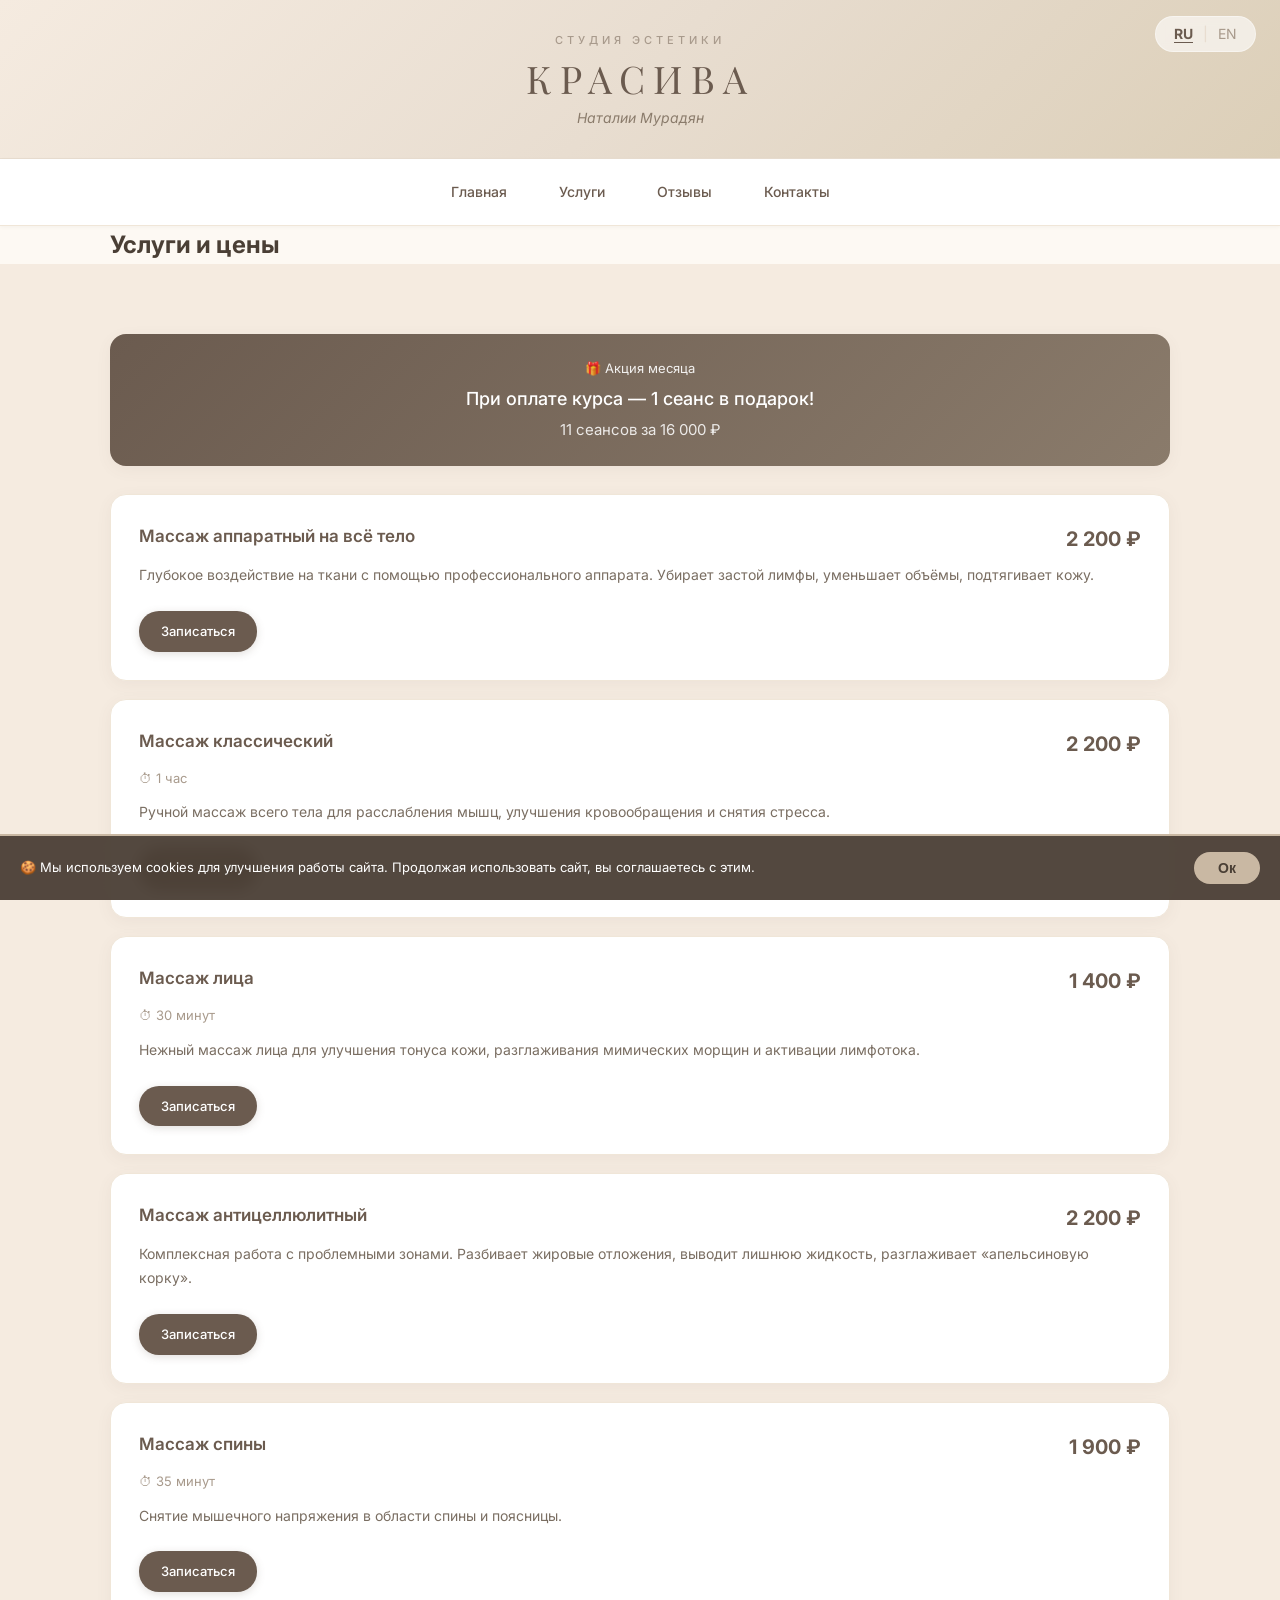
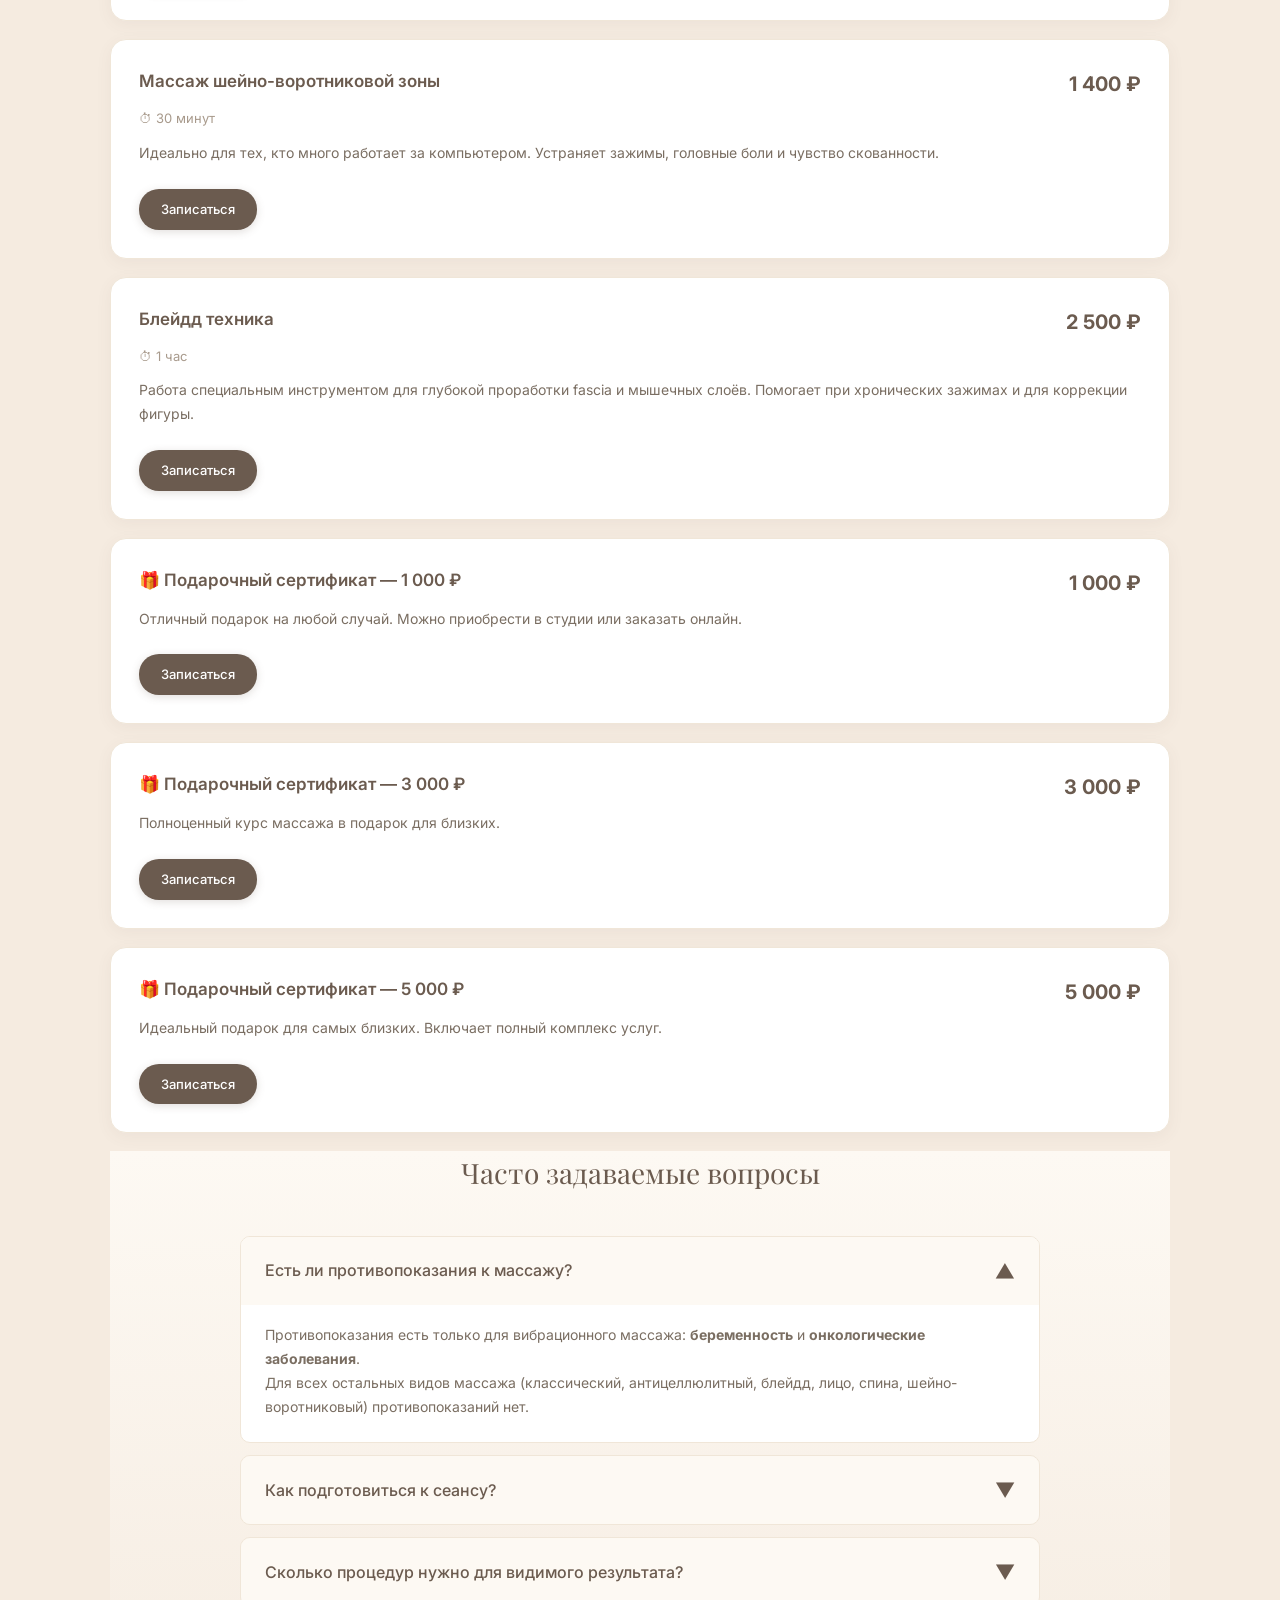
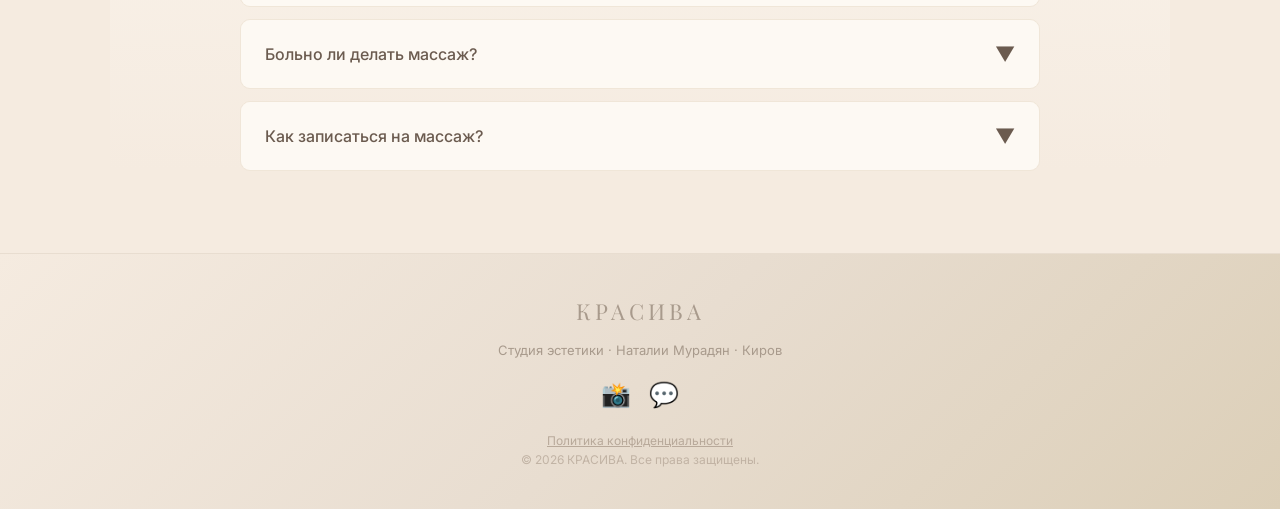
<file: services.html>
<!DOCTYPE html>
<html lang="ru">
<head>
    <meta charset="UTF-8">
    
    <!-- Google Analytics 4 -->
    <script async src="https://www.googletagmanager.com/gtag/js?id=G-JXN6LR2YHV"></script>
    <script>
      window.dataLayer = window.dataLayer || [];
      function gtag(){dataLayer.push(arguments);}
      gtag('js', new Date());
      gtag('config', 'G-JXN6LR2YHV');
    </script>
    
    <meta name="viewport" content="width=device-width, initial-scale=1.0">
    <meta name="description" content="Услуги и цены студии эстетики КРАСИВА в Кирове. Аппаратный, классический, антицеллюлитный массаж и техника блейдд.">
    <title>Услуги и цены — КРАСИВА</title>
    <link rel="canonical" href="https://krasiva-kirov.ru/services.html">
    <link rel="preconnect" href="https://fonts.googleapis.com">
    <link rel="preconnect" href="https://fonts.gstatic.com" crossorigin>
<!-- Асинхронная загрузка шрифтов -->
<link rel="preload" href="https://fonts.googleapis.com/css2?family=Playfair+Display:wght@400;500;600&family=Inter:wght@300;400;500;600&display=swap" as="style" onload="this.onload=null;this.rel='stylesheet'">
<noscript>
  <link href="https://fonts.googleapis.com/css2?family=Playfair+Display:wght@400;500;600&family=Inter:wght@300;400;500;600&display=swap" rel="stylesheet">
</noscript>

<!-- Асинхронная загрузка основного CSS -->
<link rel="preload" href="style.css?v=13" as="style" onload="this.onload=null;this.rel='stylesheet'">
<noscript><link rel="stylesheet" href="style.css?v=13"></noscript>
    <link rel="icon" type="image/png" href="logo.PNG">
    <base target="_blank">
</head>
<body>

    <header class="header">
        <div class="header-top">
            <div class="language-switcher">
                <a href="services.html" class="lang-link active">RU</a>
                <span class="lang-divider">|</span>
                <a href="services-en.html" class="lang-link">EN</a>
            </div>
            <div class="logo-subtitle">студия эстетики</div>
            <h1 class="logo-title">КРАСИВА</h1>
            <div class="logo-master">Наталии Мурадян</div>
        </div>
    </header>

    <nav class="navbar">
        <div class="nav-container">
            <a href="index.html" class="nav-link">Главная</a>
            <a href="services.html" class="nav-link active">Услуги</a>
            <a href="reviews.html" class="nav-link">Отзывы</a>
            <a href="contacts.html" class="nav-link">Контакты</a>
        </div>
    </nav>

    <main>
        <section class="services-hero">
            <div class="container">
                <h2>Услуги и цены</h2>
            </div>
        </section>

        <section class="section">
            <div class="container">
                <div class="promo-banner">
                    <div class="promo-banner-sub">🎁 Акция месяца</div>
                    <div class="promo-banner-title">При оплате курса — 1 сеанс в подарок!</div>
                    <div class="promo-banner-price">11 сеансов за 16 000 ₽</div>
                </div>

                <!-- ===== УСЛУГИ ===== -->
                <div class="service-card">
                    <div class="service-header">
                        <div class="service-name">Массаж аппаратный на всё тело</div>
                        <div class="service-price">2 200 ₽</div>
                    </div>
                    <div class="service-desc">Глубокое воздействие на ткани с помощью профессионального аппарата. Убирает застой лимфы, уменьшает объёмы, подтягивает кожу.</div>
                    <a href="#" class="btn btn-small js-open-modal" data-service="Аппаратный массаж">Записаться</a>
                </div>

                <div class="service-card">
                    <div class="service-header">
                        <div class="service-name">Массаж классический</div>
                        <div class="service-price">2 200 ₽</div>
                    </div>
                    <div class="service-time">⏱ 1 час</div>
                    <div class="service-desc">Ручной массаж всего тела для расслабления мышц, улучшения кровообращения и снятия стресса.</div>
                    <a href="#" class="btn btn-small js-open-modal" data-service="Классический массаж">Записаться</a>
                </div>

                <div class="service-card">
                    <div class="service-header">
                        <div class="service-name">Массаж лица</div>
                        <div class="service-price">1 400 ₽</div>
                    </div>
                    <div class="service-time">⏱ 30 минут</div>
                    <div class="service-desc">Нежный массаж лица для улучшения тонуса кожи, разглаживания мимических морщин и активации лимфотока.</div>
                    <a href="#" class="btn btn-small js-open-modal" data-service="Массаж лица">Записаться</a>
                </div>

                <div class="service-card">
                    <div class="service-header">
                        <div class="service-name">Массаж антицеллюлитный</div>
                        <div class="service-price">2 200 ₽</div>
                    </div>
                    <div class="service-desc">Комплексная работа с проблемными зонами. Разбивает жировые отложения, выводит лишнюю жидкость, разглаживает «апельсиновую корку».</div>
                    <a href="#" class="btn btn-small js-open-modal" data-service="Антицеллюлитный массаж">Записаться</a>
                </div>

                <div class="service-card">
                    <div class="service-header">
                        <div class="service-name">Массаж спины</div>
                        <div class="service-price">1 900 ₽</div>
                    </div>
                    <div class="service-time">⏱ 35 минут</div>
                    <div class="service-desc">Снятие мышечного напряжения в области спины и поясницы.</div>
                    <a href="#" class="btn btn-small js-open-modal" data-service="Массаж спины">Записаться</a>
                </div>

                <div class="service-card">
                    <div class="service-header">
                        <div class="service-name">Массаж шейно-воротниковой зоны</div>
                        <div class="service-price">1 400 ₽</div>
                    </div>
                    <div class="service-time">⏱ 30 минут</div>
                    <div class="service-desc">Идеально для тех, кто много работает за компьютером. Устраняет зажимы, головные боли и чувство скованности.</div>
                    <a href="#" class="btn btn-small js-open-modal" data-service="Шейно-воротниковый">Записаться</a>
                </div>

                <div class="service-card">
                    <div class="service-header">
                        <div class="service-name">Блейдд техника</div>
                        <div class="service-price">2 500 ₽</div>
                    </div>
                    <div class="service-time">⏱ 1 час</div>
                    <div class="service-desc">Работа специальным инструментом для глубокой проработки fascia и мышечных слоёв. Помогает при хронических зажимах и для коррекции фигуры.</div>
                    <a href="#" class="btn btn-small js-open-modal" data-service="Блейдд техника">Записаться</a>
                </div>

                <!-- ===== ПОДАРОЧНЫЕ СЕРТИФИКАТЫ ===== -->
                <div class="service-card">
                    <div class="service-header">
                        <div class="service-name">🎁 Подарочный сертификат — 1 000 ₽</div>
                        <div class="service-price">1 000 ₽</div>
                    </div>
                    <div class="service-desc">Отличный подарок на любой случай. Можно приобрести в студии или заказать онлайн.</div>
                    <a href="#" class="btn btn-small js-open-modal" data-service="Подарочный сертификат 1000 ₽">Записаться</a>
                </div>

                <div class="service-card">
                    <div class="service-header">
                        <div class="service-name">🎁 Подарочный сертификат — 3 000 ₽</div>
                        <div class="service-price">3 000 ₽</div>
                    </div>
                    <div class="service-desc">Полноценный курс массажа в подарок для близких.</div>
                    <a href="#" class="btn btn-small js-open-modal" data-service="Подарочный сертификат 3000 ₽">Записаться</a>
                </div>

                <div class="service-card">
                    <div class="service-header">
                        <div class="service-name">🎁 Подарочный сертификат — 5 000 ₽</div>
                        <div class="service-price">5 000 ₽</div>
                    </div>
                    <div class="service-desc">Идеальный подарок для самых близких. Включает полный комплекс услуг.</div>
                    <a href="#" class="btn btn-small js-open-modal" data-service="Подарочный сертификат 5000 ₽">Записаться</a>
                </div>

                <!-- ===== ЧАСТО ЗАДАВАЕМЫЕ ВОПРОСЫ (FAQ) ===== -->
                <section class="faq-section" id="faq">
                    <div class="container" style="max-width:100%; padding:0;">
                        <h2 class="section-title">Часто задаваемые вопросы</h2>
                        <div class="faq-list">
                            <!-- Вопрос 1 -->
                            <div class="faq-item active">
                                <div class="faq-question">
                                    <span>Есть ли противопоказания к массажу?</span>
                                    <span class="faq-icon">▼</span>
                                </div>
                                <div class="faq-answer">
                                    <p>Противопоказания есть только для вибрационного массажа: <strong>беременность</strong> и <strong>онкологические заболевания</strong>.</p>
                                    <p>Для всех остальных видов массажа (классический, антицеллюлитный, блейдд, лицо, спина, шейно-воротниковый) противопоказаний нет.</p>
                                </div>
                            </div>

                            <!-- Вопрос 2 -->
                            <div class="faq-item">
                                <div class="faq-question">
                                    <span>Как подготовиться к сеансу?</span>
                                    <span class="faq-icon">▼</span>
                                </div>
                                <div class="faq-answer">
                                    <p>Рекомендуется приходить с чистой кожей, за 1–2 часа до сеанса не есть плотно. Пейте воду до и после массажа – это помогает выводить токсины. Если у вас есть медицинские справки или рекомендации врача – возьмите их с собой.</p>
                                </div>
                            </div>

                            <!-- Вопрос 3 -->
                            <div class="faq-item">
                                <div class="faq-question">
                                    <span>Сколько процедур нужно для видимого результата?</span>
                                    <span class="faq-icon">▼</span>
                                </div>
                                <div class="faq-answer">
                                    <p>Обычно эффект заметен уже после 3–5 сеансов. Для стойкого результата рекомендуется курс из 10–12 процедур. Всё зависит от индивидуальных особенностей и целей – мы составляем план на первой консультации.</p>
                                </div>
                            </div>

                            <!-- Вопрос 4 -->
                            <div class="faq-item">
                                <div class="faq-question">
                                    <span>Больно ли делать массаж?</span>
                                    <span class="faq-icon">▼</span>
                                </div>
                                <div class="faq-answer">
                                    <p>Массаж не должен вызывать острую боль. Вы можете чувствовать приятное тепло, напряжение в прорабатываемых зонах, но это не боль. Мы всегда регулируем силу нажатия под ваши ощущения – вам должно быть комфортно.</p>
                                </div>
                            </div>

                            <!-- Вопрос 5 -->
                            <div class="faq-item">
                                <div class="faq-question">
                                    <span>Как записаться на массаж?</span>
                                    <span class="faq-icon">▼</span>
                                </div>
                                <div class="faq-answer">
                                    <p>Вы можете записаться через форму на сайте, написав в Instagram (@natamirmat) или ВКонтакте. Мы подберём удобное для вас время и ответим на все вопросы.</p>
                                </div>
                            </div>
                        </div>
                    </div>
                </section>

            </div>
        </section>
    </main>

    <footer class="footer">
        <div class="footer-logo">КРАСИВА</div>
        <div class="footer-text">Студия эстетики · Наталии Мурадян · Киров</div>
        <div class="footer-socials">
            <a href="https://www.instagram.com/natamirmat" target="_blank" rel="noopener noreferrer" class="footer-social">📸</a>
            <a href="https://vk.ru/id578712934" target="_blank" rel="noopener noreferrer" class="footer-social">💬</a>
        </div>
        <div style="margin-top: 12px; font-size: 12px; color: #b8a99a;">
            <a href="privacy.html" style="text-decoration: underline;">Политика конфиденциальности</a>
        </div>
        <div class="footer-copy">© 2026 КРАСИВА. Все права защищены.</div>
    </footer>

    <script src="script.js?v=6"></script>

    <!-- Модальное окно -->
    <div class="modal-overlay" id="bookingModal">
        <div class="modal-content">
            <button class="modal-close" id="modalClose">&times;</button>
            <h3 class="modal-title">Запись на массаж</h3>
            <form class="booking-form" id="bookingForm">
                <div class="form-group">
                    <label for="clientName">Ваше имя</label>
                    <input type="text" id="clientName" name="name" required placeholder="Например, Анна">
                </div>
                <div class="form-group">
                    <label for="clientPhone">Телефон</label>
                    <input type="tel" id="clientPhone" name="phone" required placeholder="+7 (___) ___-__-__" pattern="[\+]?[0-9\s\-\(\)]+">
                </div>
                <div class="form-group">
                    <label for="clientService">Услуга</label>
                    <select id="clientService" name="service" required>
                        <option value="" disabled selected>Выберите услугу</option>
                        <option value="Аппаратный массаж">Аппаратный массаж — 2 200 ₽</option>
                        <option value="Классический массаж">Классический массаж — 2 200 ₽</option>
                        <option value="Массаж лица">Массаж лица — 1 400 ₽</option>
                        <option value="Антицеллюлитный массаж">Антицеллюлитный массаж — 2 200 ₽</option>
                        <option value="Массаж спины">Массаж спины — 1 900 ₽</option>
                        <option value="Шейно-воротниковый">Шейно-воротниковый — 1 400 ₽</option>
                        <option value="Блейдд техника">Блейдд техника — 2 500 ₽</option>
                        <option value="Подарочный сертификат 1000 ₽">Подарочный сертификат — 1 000 ₽</option>
                        <option value="Подарочный сертификат 3000 ₽">Подарочный сертификат — 3 000 ₽</option>
                        <option value="Подарочный сертификат 5000 ₽">Подарочный сертификат — 5 000 ₽</option>
                    </select>
                </div>
                <div class="form-group">
                    <label for="clientDate">Желаемая дата</label>
                    <input type="date" id="clientDate" name="date" required>
                </div>
                <div class="form-group">
                    <label for="clientTime">Желаемое время</label>
                    <input type="time" id="clientTime" name="time" required>
                </div>
                <button type="submit" class="btn btn-primary btn-large">Записаться</button>
                <p class="form-note">После отправки вы будете перенаправлены в Instagram</p>
            </form>
        </div>
    </div>

</body>
</html>
</file>
<file: style.css>
/* ============================================
   КРАСИВА - Студия эстетики
   ПОЛНЫЙ СТИЛЬ v15 (все блоки, аккордеон, светбокс, навигация)
   ============================================ */

:root {
    --color-bg: #faf6f1;
    --color-bg-cream: #fdf9f3;
    --color-bg-linen: #f5ebe0;
    --color-bg-parchment: #ede4d8;
    --color-bg-sand: #e6d5c3;
    --color-bg-light: #ffffff;
    --color-primary: #6b5b4f;
    --color-primary-dark: #4a3f35;
    --color-primary-light: #8a7b6b;
    --color-primary-soft: #a89a8c;
    --color-accent: #d4c4b0;
    --color-accent-light: #f5ebe0;
    --color-accent-warm: #e8ddd0;
    --color-accent-deep: #c9b8a3;
    --color-text: #4a3f35;
    --color-text-muted: #7a6e62;
    --color-text-light: #a89a8c;
    --color-text-soft: #b8a99a;
    --color-border: #e8ddd0;
    --color-border-light: #f0e6d8;
    --font-heading: 'Playfair Display', Georgia, serif;
    --font-body: 'Inter', -apple-system, BlinkMacSystemFont, 'Segoe UI', sans-serif;
    --radius: 16px;
    --radius-sm: 10px;
    --shadow: 0 2px 12px rgba(107, 91, 79, 0.08);
    --shadow-hover: 0 8px 24px rgba(107, 91, 79, 0.12);
    --shadow-soft: 0 4px 16px rgba(107, 91, 79, 0.06);
    --transition: all 0.3s ease;
}

*, *::before, *::after {
    margin: 0;
    padding: 0;
    box-sizing: border-box;
}

html {
    scroll-behavior: smooth;
    scroll-padding-top: 80px;
    overflow-x: hidden;
    max-width: 100%;
}

body {
    font-family: var(--font-body);
    background-color: var(--color-bg-cream);
    color: var(--color-text);
    line-height: 1.6;
    -webkit-font-smoothing: antialiased;
    overflow-x: hidden;
    max-width: 100%;
    overflow-wrap: break-word;
    word-wrap: break-word;
}

img {
    max-width: 100%;
    height: auto;
    display: block;
}

a {
    text-decoration: none;
    color: inherit;
}

.container {
    max-width: 1100px;
    margin: 0 auto;
    padding: 0 20px;
}

/* --- ШАПКА --- */
.header {
    background: linear-gradient(135deg, #f5ebe0 0%, #e8ddd0 50%, #dccfb8 100%);
    padding: 32px 20px 28px;
    text-align: center;
    border-bottom: 1px solid var(--color-border);
}

.logo-subtitle {
    font-size: 11px;
    letter-spacing: 4px;
    text-transform: uppercase;
    color: var(--color-text-light);
    margin-bottom: 6px;
    font-weight: 500;
}

.logo-title {
    font-family: var(--font-heading);
    font-size: 38px;
    font-weight: 400;
    letter-spacing: 8px;
    text-transform: uppercase;
    color: var(--color-primary);
    line-height: 1.2;
}

.logo-master {
    font-size: 14px;
    color: var(--color-primary-light);
    margin-top: 6px;
    font-style: italic;
}

/* --- НАВИГАЦИЯ --- */
.navbar {
    background: rgba(255, 255, 255, 0.95);
    backdrop-filter: blur(10px);
    border-bottom: 1px solid var(--color-border-light);
    position: sticky;
    top: 0;
    z-index: 100;
    box-shadow: 0 1px 4px rgba(0,0,0,0.04);
}

.nav-container {
    max-width: 1100px;
    margin: 0 auto;
    display: flex;
    justify-content: center;
    gap: 8px;
    padding: 12px 20px;
    flex-wrap: wrap;
}

.nav-link {
    padding: 10px 22px;
    border-radius: 24px;
    font-size: 14px;
    font-weight: 500;
    color: var(--color-primary);
    transition: var(--transition);
    white-space: nowrap;
}

.nav-link:hover {
    background: var(--color-accent-light);
    color: var(--color-primary-dark);
}

.nav-link.active {
    background: var(--color-primary);
    color: #fff;
    font-weight: 600;
    box-shadow: 0 2px 8px rgba(107, 91, 79, 0.2);
    transform: scale(1.03);
}

/* --- КНОПКИ --- */
.btn {
    display: inline-flex;
    align-items: center;
    justify-content: center;
    padding: 14px 28px;
    border-radius: var(--radius-sm);
    font-size: 14px;
    font-weight: 500;
    transition: var(--transition);
    cursor: pointer;
    border: none;
    text-align: center;
}

.btn-primary {
    background: var(--color-primary);
    color: #fff;
}

.btn-primary:hover {
    background: var(--color-primary-dark);
    transform: translateY(-2px);
    box-shadow: var(--shadow-hover);
}

.btn-secondary {
    background: var(--color-accent-light);
    color: var(--color-primary);
}

.btn-secondary:hover {
    background: var(--color-accent);
    transform: translateY(-2px);
}

.btn-small {
    padding: 10px 22px;
    font-size: 13px;
    margin-top: 16px;
    background: var(--color-primary);
    color: #fff;
    border-radius: 20px;
    box-shadow: 0 2px 8px rgba(107, 91, 79, 0.2);
    transition: var(--transition);
}

.btn-small:hover {
    background: var(--color-primary-dark);
    transform: translateY(-1px);
    box-shadow: 0 4px 14px rgba(107, 91, 79, 0.3);
}

.btn-large {
    padding: 16px 36px;
    font-size: 15px;
}

/* --- ГЕРОЙ-БЛОК --- */
.hero {
    background: linear-gradient(135deg, #f5ebe0 0%, #e8ddd0 40%, #dccfb8 100%);
    min-height: 480px;
    display: flex;
    align-items: center;
    justify-content: center;
    text-align: center;
    padding: 80px 20px;
    position: relative;
    overflow: hidden;
}

.hero::before {
    content: '';
    position: absolute;
    top: -50%;
    right: -20%;
    width: 600px;
    height: 600px;
    background: radial-gradient(circle, rgba(255,255,255,0.4) 0%, transparent 70%);
    pointer-events: none;
}

.hero-content {
    position: relative;
    z-index: 1;
    max-width: 620px;
    background: rgba(255, 255, 255, 0.65);
    backdrop-filter: blur(12px);
    -webkit-backdrop-filter: blur(12px);
    padding: 48px;
    border-radius: var(--radius);
    box-shadow: 0 8px 32px rgba(107, 91, 79, 0.12);
    border: 1px solid rgba(255, 255, 255, 0.6);
}

.hero-title {
    font-family: var(--font-heading);
    font-size: 34px;
    font-weight: 400;
    color: var(--color-primary-dark);
    margin-bottom: 18px;
    line-height: 1.3;
}

.hero-text {
    font-size: 15px;
    line-height: 1.8;
    color: var(--color-primary-light);
    margin-bottom: 32px;
}

.hero-buttons {
    display: flex;
    gap: 12px;
    justify-content: center;
    flex-wrap: wrap;
}

/* --- СЕКЦИИ --- */
.section {
    padding: 70px 0;
}

.section:nth-child(even) {
    background: var(--color-bg-linen);
}

.section:nth-child(odd) {
    background: var(--color-bg-cream);
}

.services-section {
    background: linear-gradient(180deg, var(--color-bg-parchment) 0%, var(--color-bg-linen) 100%);
}

.reviews-section {
    background: linear-gradient(180deg, var(--color-bg-linen) 0%, var(--color-bg-sand) 100%);
}

.contacts-section {
    background: linear-gradient(180deg, var(--color-bg-sand) 0%, var(--color-bg-parchment) 100%);
}

.faq-section {
    background: linear-gradient(180deg, var(--color-bg-cream) 0%, var(--color-bg-linen) 100%);
}

.section-title {
    font-family: var(--font-heading);
    font-size: 28px;
    font-weight: 400;
    color: var(--color-primary);
    text-align: center;
    margin-bottom: 40px;
}

/* --- О МАСТЕРЕ --- */
.about-card {
    background: var(--color-bg-light);
    border-radius: var(--radius);
    padding: 36px;
    display: flex;
    gap: 32px;
    align-items: flex-start;
    box-shadow: var(--shadow-soft);
    border: 1px solid var(--color-border-light);
}

.about-photo {
    flex-shrink: 0;
    width: 190px;
    height: 240px;
    border-radius: var(--radius-sm);
    overflow: hidden;
    box-shadow: var(--shadow);
}

.about-photo img {
    width: 100%;
    height: 100%;
    object-fit: cover;
    transition: var(--transition);
}

.about-photo:hover img {
    transform: scale(1.03);
}

.about-name {
    font-family: var(--font-heading);
    font-size: 24px;
    font-weight: 500;
    color: var(--color-primary);
    margin-bottom: 14px;
}

.about-text {
    font-size: 14px;
    line-height: 1.8;
    color: var(--color-text-muted);
    margin-bottom: 20px;
}

.about-tags {
    display: flex;
    flex-wrap: wrap;
    gap: 8px;
}

.tag {
    background: linear-gradient(135deg, var(--color-accent-light), var(--color-accent-warm));
    color: var(--color-primary);
    padding: 8px 16px;
    border-radius: 20px;
    font-size: 12px;
    font-weight: 500;
}

/* --- Документы мастера --- */
.about-docs {
    margin-top: 40px;
    background: var(--color-bg-light);
    border-radius: var(--radius);
    padding: 30px;
    box-shadow: var(--shadow-soft);
    border: 1px solid var(--color-border-light);
}

.docs-title {
    font-family: var(--font-heading);
    font-size: 22px;
    color: var(--color-primary);
    text-align: center;
    margin-bottom: 24px;
}

.docs-grid {
    display: flex;
    justify-content: center;
    gap: 24px;
    flex-wrap: wrap;
}

.doc-item {
    width: 200px;
    text-align: center;
    background: var(--color-bg-cream);
    border-radius: var(--radius-sm);
    padding: 12px;
    border: 1px solid var(--color-border-light);
    transition: var(--transition);
}

.doc-item:hover {
    transform: scale(1.02);
    box-shadow: var(--shadow-hover);
}

.doc-item img {
    width: 100%;
    height: 160px;
    object-fit: cover;
    border-radius: 8px;
    border: 1px solid var(--color-border);
    cursor: pointer;
}

.doc-item figcaption {
    font-size: 13px;
    color: var(--color-text-muted);
    margin-top: 8px;
    line-height: 1.4;
}

@media (max-width: 768px) {
    .docs-grid { gap: 12px; }
    .doc-item { width: 150px; }
    .doc-item img { height: 120px; }
}

@media (max-width: 480px) {
    .doc-item { width: 100%; max-width: 200px; }
}

/* --- ПРЕИМУЩЕСТВА --- */
.features-grid {
    display: grid;
    grid-template-columns: repeat(4, 1fr);
    gap: 20px;
}

.feature-card {
    background: linear-gradient(135deg, var(--color-bg-light), var(--color-bg-linen));
    padding: 32px 24px;
    border-radius: var(--radius);
    text-align: center;
    transition: var(--transition);
    border: 1px solid var(--color-border-light);
}

.feature-card:hover {
    transform: translateY(-6px);
    box-shadow: var(--shadow-hover);
}

.feature-icon {
    font-size: 40px;
    margin-bottom: 16px;
}

.feature-title {
    font-size: 15px;
    font-weight: 600;
    color: var(--color-primary);
    margin-bottom: 10px;
}

.feature-text {
    font-size: 13px;
    color: var(--color-text-muted);
    line-height: 1.6;
}

/* --- ВИДЕО --- */
.gallery-grid.video-grid {
    display: flex !important;
    justify-content: center !important;
    align-items: flex-start !important;
    gap: 20px !important;
    flex-wrap: wrap !important;
    grid-template-columns: none !important;
}

.gallery-grid.video-grid .gallery-item {
    width: 280px !important;
    height: 500px !important;
    aspect-ratio: auto !important;
    border-radius: 10px !important;
    overflow: hidden !important;
    box-shadow: 0 2px 12px rgba(107, 91, 79, 0.08) !important;
    flex-shrink: 0 !important;
    background: transparent !important;
}

.gallery-item video {
    width: 100% !important;
    height: 100% !important;
    object-fit: cover !important;
    display: block !important;
}

@media (max-width: 768px) {
    .gallery-grid.video-grid {
        flex-direction: column !important;
        align-items: center !important;
        gap: 16px !important;
    }
    .gallery-grid.video-grid .gallery-item {
        width: 100% !important;
        max-width: 320px !important;
        height: 520px !important;
    }
}

/* --- УСЛУГИ --- */
.promo-banner {
    background: linear-gradient(135deg, var(--color-primary), var(--color-primary-light));
    color: #fff;
    border-radius: var(--radius);
    padding: 24px;
    margin-bottom: 28px;
    text-align: center;
    box-shadow: var(--shadow-soft);
}

.promo-banner-sub {
    font-size: 13px;
    opacity: 0.9;
    margin-bottom: 6px;
}

.promo-banner-title {
    font-size: 18px;
    font-weight: 500;
    margin-bottom: 4px;
}

.promo-banner-price {
    font-size: 15px;
    opacity: 0.85;
}

.service-card {
    background: var(--color-bg-light);
    border-radius: var(--radius);
    padding: 28px;
    margin-bottom: 18px;
    box-shadow: var(--shadow-soft);
    transition: var(--transition);
    border: 1px solid var(--color-border-light);
}

.service-card:hover {
    box-shadow: var(--shadow-hover);
    transform: translateY(-3px);
}

.service-header {
    display: flex;
    justify-content: space-between;
    align-items: flex-start;
    gap: 16px;
    margin-bottom: 8px;
}

.service-name {
    font-size: 17px;
    font-weight: 600;
    color: var(--color-primary);
}

.service-price {
    font-size: 20px;
    font-weight: 700;
    color: var(--color-primary);
    white-space: nowrap;
}

.service-time {
    font-size: 13px;
    color: var(--color-text-light);
    margin-bottom: 12px;
}

.service-desc {
    font-size: 14px;
    color: var(--color-text-muted);
    line-height: 1.7;
    margin-bottom: 8px;
}

/* --- ОТЗЫВЫ --- */
.review-btn {
    display: block;
    background: linear-gradient(135deg, var(--color-primary), var(--color-primary-light));
    color: #fff;
    text-align: center;
    padding: 16px;
    border-radius: var(--radius-sm);
    font-size: 15px;
    font-weight: 500;
    margin-bottom: 28px;
    transition: var(--transition);
    box-shadow: var(--shadow-soft);
}

.review-btn:hover {
    transform: translateY(-2px);
    box-shadow: var(--shadow-hover);
}

.review-btn-yandex {
    background: linear-gradient(135deg, #6c362d, #8a4a3f) !important;
}

.review-buttons {
    display: flex;
    gap: 12px;
    justify-content: center;
    flex-wrap: wrap;
    margin-bottom: 28px;
}

.review-card {
    background: var(--color-bg-light);
    border-radius: var(--radius);
    padding: 28px;
    margin-bottom: 16px;
    box-shadow: var(--shadow-soft);
    position: relative;
    transition: var(--transition);
    border: 1px solid var(--color-border-light);
}

.review-card:hover {
    box-shadow: var(--shadow-hover);
    transform: translateY(-2px);
}

.review-quote {
    font-size: 52px;
    color: var(--color-accent);
    position: absolute;
    top: 10px;
    right: 22px;
    line-height: 1;
    font-family: Georgia, serif;
    opacity: 0.5;
}

.review-text {
    font-size: 14px;
    color: var(--color-text-muted);
    line-height: 1.8;
    margin-bottom: 14px;
    position: relative;
    z-index: 1;
}

.review-date {
    font-size: 12px;
    color: var(--color-text-light);
    text-align: right;
}

/* --- КОНТАКТЫ --- */
.contact-card {
    background: var(--color-bg-light);
    border-radius: var(--radius);
    padding: 36px;
    margin-bottom: 20px;
    box-shadow: var(--shadow-soft);
    text-align: center;
    border: 1px solid var(--color-border-light);
}

.contact-label {
    font-size: 12px;
    color: var(--color-text-light);
    text-transform: uppercase;
    letter-spacing: 3px;
    margin-bottom: 10px;
}

.contact-value {
    font-size: 20px;
    font-weight: 600;
    color: var(--color-primary);
    margin-bottom: 8px;
}

.contact-note {
    font-size: 14px;
    color: var(--color-text-muted);
    margin-top: 8px;
}

.contact-hint {
    font-size: 13px;
    color: var(--color-text-light);
    font-style: italic;
    margin-top: 12px;
}

.social-card {
    background: var(--color-bg-light);
    border-radius: var(--radius);
    padding: 32px;
    box-shadow: var(--shadow-soft);
    margin-bottom: 20px;
    border: 1px solid var(--color-border-light);
}

.social-card-title {
    font-size: 14px;
    color: var(--color-text-light);
    text-align: center;
    margin-bottom: 18px;
    text-transform: uppercase;
    letter-spacing: 2px;
}

.social-link {
    display: flex;
    align-items: center;
    gap: 16px;
    padding: 18px;
    background: linear-gradient(135deg, var(--color-accent-light), var(--color-accent-warm));
    border-radius: var(--radius-sm);
    margin-bottom: 14px;
    transition: var(--transition);
}

.social-link:hover {
    transform: translateX(6px);
    box-shadow: var(--shadow);
}

.social-icon {
    font-size: 26px;
}

.social-name {
    font-size: 16px;
    font-weight: 500;
    color: var(--color-primary);
}

.social-username {
    font-size: 13px;
    color: var(--color-text-light);
}

.map-container {
    border-radius: 16px;
    overflow: hidden;
    margin-bottom: 20px;
    box-shadow: 0 2px 12px rgba(107, 91, 79, 0.08);
}

.map-container iframe {
    max-width: 100%;
    display: block;
}

.contact-message {
    background: var(--color-bg-light);
    border-radius: var(--radius);
    padding: 28px;
    box-shadow: var(--shadow-soft);
    text-align: center;
    border: 1px solid var(--color-border-light);
}

.contact-message-text {
    font-size: 14px;
    color: var(--color-text-muted);
    line-height: 1.7;
}

/* --- ПРИЗЫВ К ДЕЙСТВИЮ --- */
.cta-section {
    background: linear-gradient(135deg, var(--color-bg-parchment), var(--color-bg-sand));
    padding: 60px 0 80px;
}

.cta-box {
    background: linear-gradient(135deg, var(--color-primary), var(--color-primary-light));
    border-radius: var(--radius);
    padding: 52px 36px;
    text-align: center;
    color: #fff;
    box-shadow: var(--shadow-hover);
}

.cta-title {
    font-family: var(--font-heading);
    font-size: 28px;
    font-weight: 400;
    margin-bottom: 14px;
}

.cta-text {
    font-size: 14px;
    opacity: 0.9;
    margin-bottom: 28px;
    max-width: 500px;
    margin-left: auto;
    margin-right: auto;
}

/* --- FAQ (аккордеон) --- */
.faq-list {
    max-width: 800px;
    margin: 0 auto;
}

.faq-item {
    background: var(--color-bg-light);
    border-radius: var(--radius-sm);
    margin-bottom: 12px;
    border: 1px solid var(--color-border-light);
    overflow: hidden;
    transition: var(--transition);
}

.faq-item:hover {
    border-color: var(--color-accent-deep);
}

.faq-question {
    padding: 18px 24px;
    cursor: pointer;
    display: flex;
    justify-content: space-between;
    align-items: center;
    font-weight: 500;
    color: var(--color-primary);
    font-size: 16px;
    background: var(--color-bg-cream);
    transition: var(--transition);
}

.faq-question:hover {
    background: var(--color-accent-light);
}

.faq-question .faq-icon {
    font-size: 20px;
    transition: transform 0.3s ease;
}

.faq-item.active .faq-icon {
    transform: rotate(180deg);
}

.faq-answer {
    padding: 0 24px;
    max-height: 0;
    overflow: hidden;
    transition: max-height 0.4s ease, padding 0.3s ease;
    color: var(--color-text-muted);
    font-size: 14px;
    line-height: 1.7;
}

.faq-item.active .faq-answer {
    padding: 18px 24px 24px;
    max-height: 500px;
}

/* --- ФУТЕР --- */
.footer {
    background: linear-gradient(135deg, #f5ebe0 0%, #e8ddd0 50%, #dccfb8 100%);
    padding: 40px 20px;
    text-align: center;
    border-top: 1px solid var(--color-border);
}

.footer-logo {
    font-family: var(--font-heading);
    font-size: 22px;
    letter-spacing: 4px;
    color: var(--color-text-light);
    margin-bottom: 10px;
}

.footer-text {
    font-size: 13px;
    color: var(--color-text-light);
    margin-bottom: 16px;
}

.footer-socials {
    display: flex;
    justify-content: center;
    gap: 18px;
    margin-bottom: 16px;
}

.footer-social {
    font-size: 24px;
    transition: var(--transition);
    display: inline-block;
}

.footer-social:hover {
    transform: scale(1.15) translateY(-2px);
}

.footer-copy {
    font-size: 12px;
    color: var(--color-text-soft);
    opacity: 0.8;
}

/* --- КНОПКА НАВЕРХ --- */
.scroll-top {
    position: fixed;
    bottom: 24px;
    right: 24px;
    width: 48px;
    height: 48px;
    background: #6b5b4f;
    color: #fff;
    border: none;
    border-radius: 50%;
    font-size: 20px;
    cursor: pointer;
    opacity: 0;
    visibility: hidden;
    transform: translateY(10px);
    transition: all 0.3s ease;
    box-shadow: 0 4px 12px rgba(107, 91, 79, 0.25);
    z-index: 90;
    display: flex;
    align-items: center;
    justify-content: center;
}

.scroll-top.visible {
    opacity: 1;
    visibility: visible;
    transform: translateY(0);
}

.scroll-top:hover {
    background: #4a3f35;
    transform: translateY(-2px);
}

/* --- МОБИЛЬНАЯ КНОПКА --- */
.mobile-cta {
    display: none;
    position: fixed;
    bottom: 24px;
    left: 16px;
    width: 33.333%;
    background: #6b5b4f;
    color: #fff;
    text-align: center;
    padding: 14px 10px;
    font-size: 14px;
    font-weight: 500;
    border-radius: 24px;
    z-index: 100;
    box-shadow: 0 4px 16px rgba(107, 91, 79, 0.3);
    transition: all 0.3s ease;
}

.mobile-cta:hover {
    background: #4a3f35;
}

/* --- COOKIE БАННЕР --- */
.cookie-banner {
    position: fixed;
    bottom: 0;
    left: 0;
    right: 0;
    background: rgba(74, 63, 53, 0.95);
    backdrop-filter: blur(8px);
    padding: 16px 20px;
    display: flex;
    justify-content: space-between;
    align-items: center;
    gap: 16px;
    z-index: 999;
    border-top: 2px solid var(--color-accent-deep);
    flex-wrap: wrap;
}

.cookie-banner p {
    color: #fff;
    font-size: 13px;
    margin: 0;
    flex: 1;
    min-width: 200px;
    line-height: 1.5;
}

.cookie-banner .btn-cookie {
    background: var(--color-accent-deep);
    color: var(--color-primary-dark);
    border: none;
    padding: 8px 24px;
    border-radius: 20px;
    font-weight: 600;
    cursor: pointer;
    font-size: 14px;
    transition: var(--transition);
    white-space: nowrap;
}

.cookie-banner .btn-cookie:hover {
    background: #fff;
    transform: scale(1.05);
}

@media (max-width: 480px) {
    .cookie-banner {
        flex-direction: column;
        text-align: center;
        padding: 12px 16px;
    }
    .cookie-banner .btn-cookie {
        width: 100%;
    }
}

/* --- МОДАЛЬНОЕ ОКНО --- */
.modal-overlay {
    position: fixed;
    inset: 0;
    background: rgba(74, 63, 53, 0.45);
    backdrop-filter: blur(6px);
    -webkit-backdrop-filter: blur(6px);
    z-index: 200;
    display: none;
    align-items: center;
    justify-content: center;
    padding: 20px;
    opacity: 0;
    transition: opacity 0.3s ease;
}

.modal-overlay.active {
    display: flex;
    opacity: 1;
}

.modal-content {
    background: var(--color-bg-light);
    border-radius: var(--radius);
    padding: 36px 32px 32px;
    max-width: 420px;
    width: 100%;
    position: relative;
    box-shadow: 0 20px 60px rgba(107, 91, 79, 0.25);
    border: 1px solid var(--color-border-light);
    transform: translateY(20px);
    transition: transform 0.3s ease;
}

.modal-overlay.active .modal-content {
    transform: translateY(0);
}

.modal-close {
    position: absolute;
    top: 14px;
    right: 16px;
    background: none;
    border: none;
    font-size: 24px;
    color: var(--color-text-light);
    cursor: pointer;
    width: 36px;
    height: 36px;
    display: flex;
    align-items: center;
    justify-content: center;
    border-radius: 50%;
    transition: var(--transition);
}

.modal-close:hover {
    background: var(--color-accent-light);
    color: var(--color-primary-dark);
}

.modal-title {
    font-family: var(--font-heading);
    font-size: 22px;
    font-weight: 500;
    color: var(--color-primary);
    margin-bottom: 24px;
    text-align: center;
}

.booking-form .form-group {
    margin-bottom: 16px;
}

.booking-form label {
    display: block;
    font-size: 13px;
    font-weight: 500;
    color: var(--color-primary);
    margin-bottom: 6px;
}

.booking-form input,
.booking-form select {
    width: 100%;
    padding: 12px 14px;
    border: 1px solid var(--color-border);
    border-radius: var(--radius-sm);
    background: var(--color-bg-cream);
    color: var(--color-text);
    font-family: var(--font-body);
    font-size: 14px;
    transition: var(--transition);
    outline: none;
}

.booking-form input:focus,
.booking-form select:focus {
    border-color: var(--color-primary-soft);
    box-shadow: 0 0 0 3px rgba(107, 91, 79, 0.08);
    background: var(--color-bg-light);
}

.booking-form input::placeholder {
    color: var(--color-text-soft);
}

.form-note {
    font-size: 12px;
    color: var(--color-text-light);
    text-align: center;
    margin-top: 12px;
}

.booking-form .btn {
    width: 100%;
    margin-top: 8px;
}

.booking-form .btn:disabled {
    opacity: 0.6;
    cursor: not-allowed;
    transform: none !important;
}

.form-success {
    text-align: center;
    padding: 20px;
}

.form-success-icon {
    font-size: 48px;
    margin-bottom: 12px;
}

.form-success-text {
    font-size: 15px;
    color: var(--color-primary);
    margin-bottom: 8px;
}

.form-success-sub {
    font-size: 13px;
    color: var(--color-text-muted);
}

/* --- LIGHTBOX --- */
.lightbox-overlay {
    position: fixed;
    top: 0;
    left: 0;
    width: 100%;
    height: 100%;
    background: rgba(0, 0, 0, 0.85);
    display: none;
    align-items: center;
    justify-content: center;
    z-index: 9999;
    cursor: pointer;
    padding: 20px;
    backdrop-filter: blur(4px);
}

.lightbox-overlay.active {
    display: flex;
}

.lightbox-overlay img {
    max-width: 90vw;
    max-height: 90vh;
    object-fit: contain;
    border-radius: 8px;
    box-shadow: 0 4px 40px rgba(0,0,0,0.5);
    border: 2px solid rgba(255,255,255,0.2);
}

.lightbox-close {
    position: absolute;
    top: 30px;
    right: 40px;
    font-size: 44px;
    color: #fff;
    cursor: pointer;
    transition: 0.2s;
    background: none;
    border: none;
    line-height: 1;
    opacity: 0.7;
}

.lightbox-close:hover {
    opacity: 1;
    transform: scale(1.1);
}

@media (max-width: 600px) {
    .lightbox-overlay img {
        max-width: 95vw;
        max-height: 80vh;
    }
    .lightbox-close {
        top: 15px;
        right: 20px;
        font-size: 32px;
    }
}

/* --- ИСПРАВЛЕНИЕ НАВИГАЦИИ (ПК — в ряд) --- */
@media (min-width: 769px) {
    .nav-burger {
        display: none !important;
    }
    .nav-container {
        display: flex !important;
        flex-direction: row !important;
        justify-content: center !important;
        flex-wrap: nowrap !important;
    }
    .nav-link {
        white-space: nowrap;
    }
}

/* --- АДАПТИВНОСТЬ --- */
@media (max-width: 768px) {
    .logo-title {
        font-size: 30px;
        letter-spacing: 5px;
    }
    .nav-container {
        gap: 4px;
        padding: 10px 12px;
        flex-wrap: wrap;
    }
    .nav-link {
        padding: 8px 12px;
        font-size: 13px;
    }
    .hero {
        min-height: 400px;
        padding: 60px 20px;
    }
    .hero-content {
        padding: 32px 24px;
        margin: 0 16px;
    }
    .hero-title {
        font-size: 26px;
    }
    .hero-buttons {
        flex-direction: column;
        align-items: center;
    }
    .btn {
        width: 100%;
        max-width: 280px;
    }
    .about-card {
        flex-direction: column;
        align-items: center;
        text-align: center;
    }
    .about-photo {
        width: 170px;
        height: 210px;
    }
    .features-grid {
        grid-template-columns: 1fr 1fr;
        gap: 12px;
    }
    .feature-card {
        padding: 24px 16px;
    }
    .section {
        padding: 50px 0;
    }
    .section-title {
        font-size: 24px;
    }
    .service-header {
        flex-direction: column;
        gap: 6px;
    }
    .service-price {
        font-size: 18px;
    }
    .review-buttons {
        flex-direction: column;
        align-items: center;
        width: 100%;
        gap: 8px;
    }
    .mobile-cta {
        display: block;
    }
}

@media (max-width: 480px) {
    .nav-link {
        padding: 7px 10px;
        font-size: 12px;
    }
    .features-grid {
        grid-template-columns: 1fr;
    }
    .about-photo {
        width: 150px;
        height: 190px;
    }
    .cta-box {
        padding: 36px 24px;
    }
    .cta-title {
        font-size: 24px;
    }
    .modal-content {
        padding: 28px 20px 24px;
        margin: 0 8px;
    }
    .modal-title {
        font-size: 20px;
    }
}

/* --- РЕЗУЛЬТАТЫ ДО/ПОСЛЕ --- */
.results-section {
    background: linear-gradient(180deg, var(--color-bg-cream) 0%, var(--color-bg-linen) 100%);
}

.results-grid {
    display: flex;
    justify-content: center;
    gap: 40px;
    flex-wrap: wrap;
    margin-bottom: 20px;
}

.result-item {
    width: 320px;
    max-width: 100%;
    position: relative;
    border-radius: var(--radius);
    overflow: hidden;
    box-shadow: var(--shadow-soft);
    transition: var(--transition);
    border: 1px solid var(--color-border-light);
    background: var(--color-bg-light);
}

.result-item:hover {
    transform: scale(1.02);
    box-shadow: var(--shadow-hover);
}

.result-img {
    width: 100%;
    height: 380px;
    object-fit: cover;
    display: block;
}

.result-label {
    position: absolute;
    bottom: 16px;
    left: 50%;
    transform: translateX(-50%);
    background: rgba(74, 63, 53, 0.85);
    color: #fff;
    padding: 6px 20px;
    border-radius: 20px;
    font-size: 14px;
    font-weight: 500;
    letter-spacing: 1px;
    backdrop-filter: blur(4px);
}

.result-note {
    text-align: center;
    font-size: 13px;
    color: var(--color-text-light);
    margin-top: 12px;
    font-style: italic;
}

@media (max-width: 768px) {
    .results-grid {
        gap: 24px;
    }
    .result-item {
        width: 280px;
    }
    .result-img {
        height: 320px;
    }
}

@media (max-width: 480px) {
    .result-item {
        width: 100%;
        max-width: 300px;
    }
    .result-img {
        height: 280px;
    }
}

/* --- ПЕРЕКЛЮЧАТЕЛЬ ЯЗЫКА --- */
.language-switcher {
    position: absolute;
    top: 16px;
    right: 24px;
    font-size: 14px;
    font-weight: 500;
    display: flex;
    gap: 4px;
    align-items: center;
    background: rgba(255, 255, 255, 0.6);
    padding: 4px 12px;
    border-radius: 20px;
    backdrop-filter: blur(4px);
    border: 1px solid rgba(255, 255, 255, 0.4);
    z-index: 10;
}

.lang-link {
    color: var(--color-text-light);
    text-decoration: none;
    padding: 2px 6px;
    transition: var(--transition);
    font-weight: 400;
}

.lang-link:hover {
    color: var(--color-primary);
}

.lang-link.active {
    color: var(--color-primary);
    font-weight: 700;
    text-decoration: underline;
    text-underline-offset: 3px;
}

.lang-divider {
    color: var(--color-border);
}

/* Адаптив для мобильных */
@media (max-width: 768px) {
    .language-switcher {
        top: 10px;
        right: 16px;
        font-size: 12px;
        padding: 2px 10px;
    }
}

@media (max-width: 480px) {
    .language-switcher {
        top: 8px;
        right: 10px;
        font-size: 11px;
        padding: 2px 8px;
    }
}
</file>
